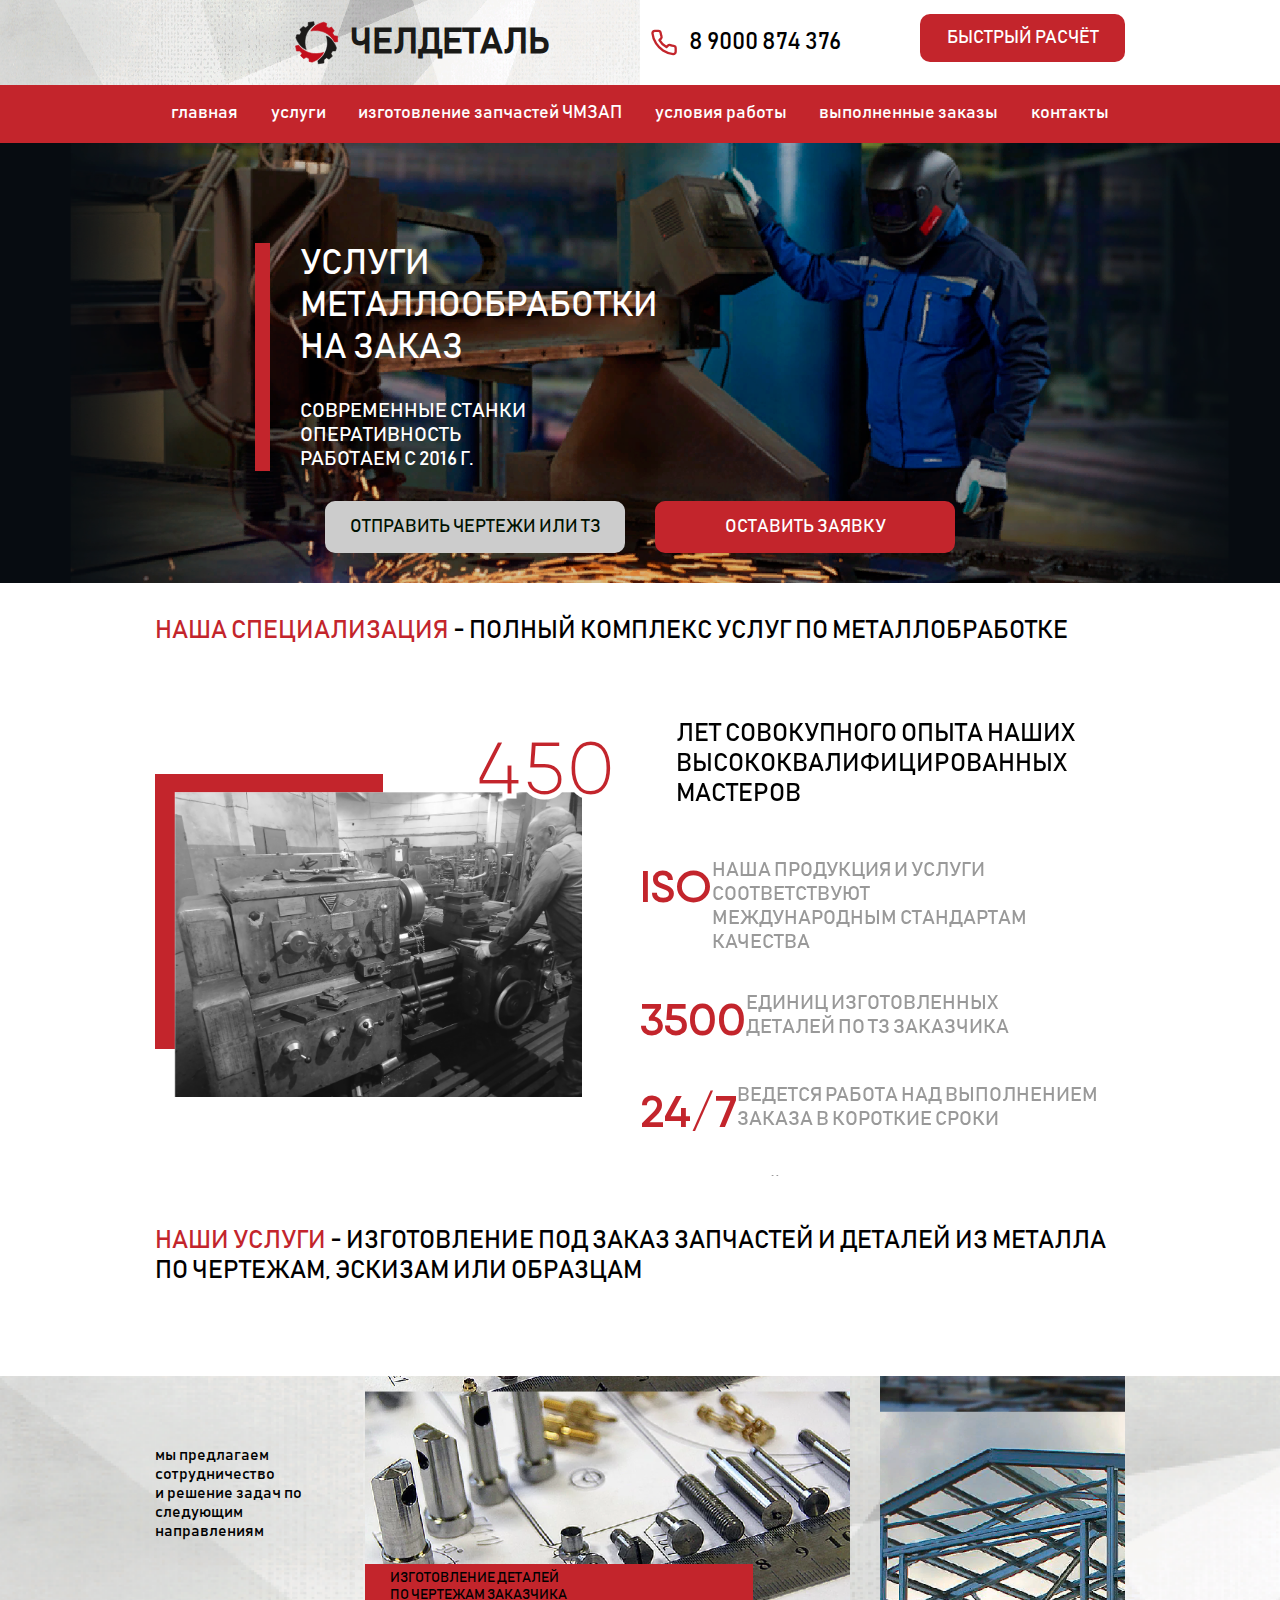
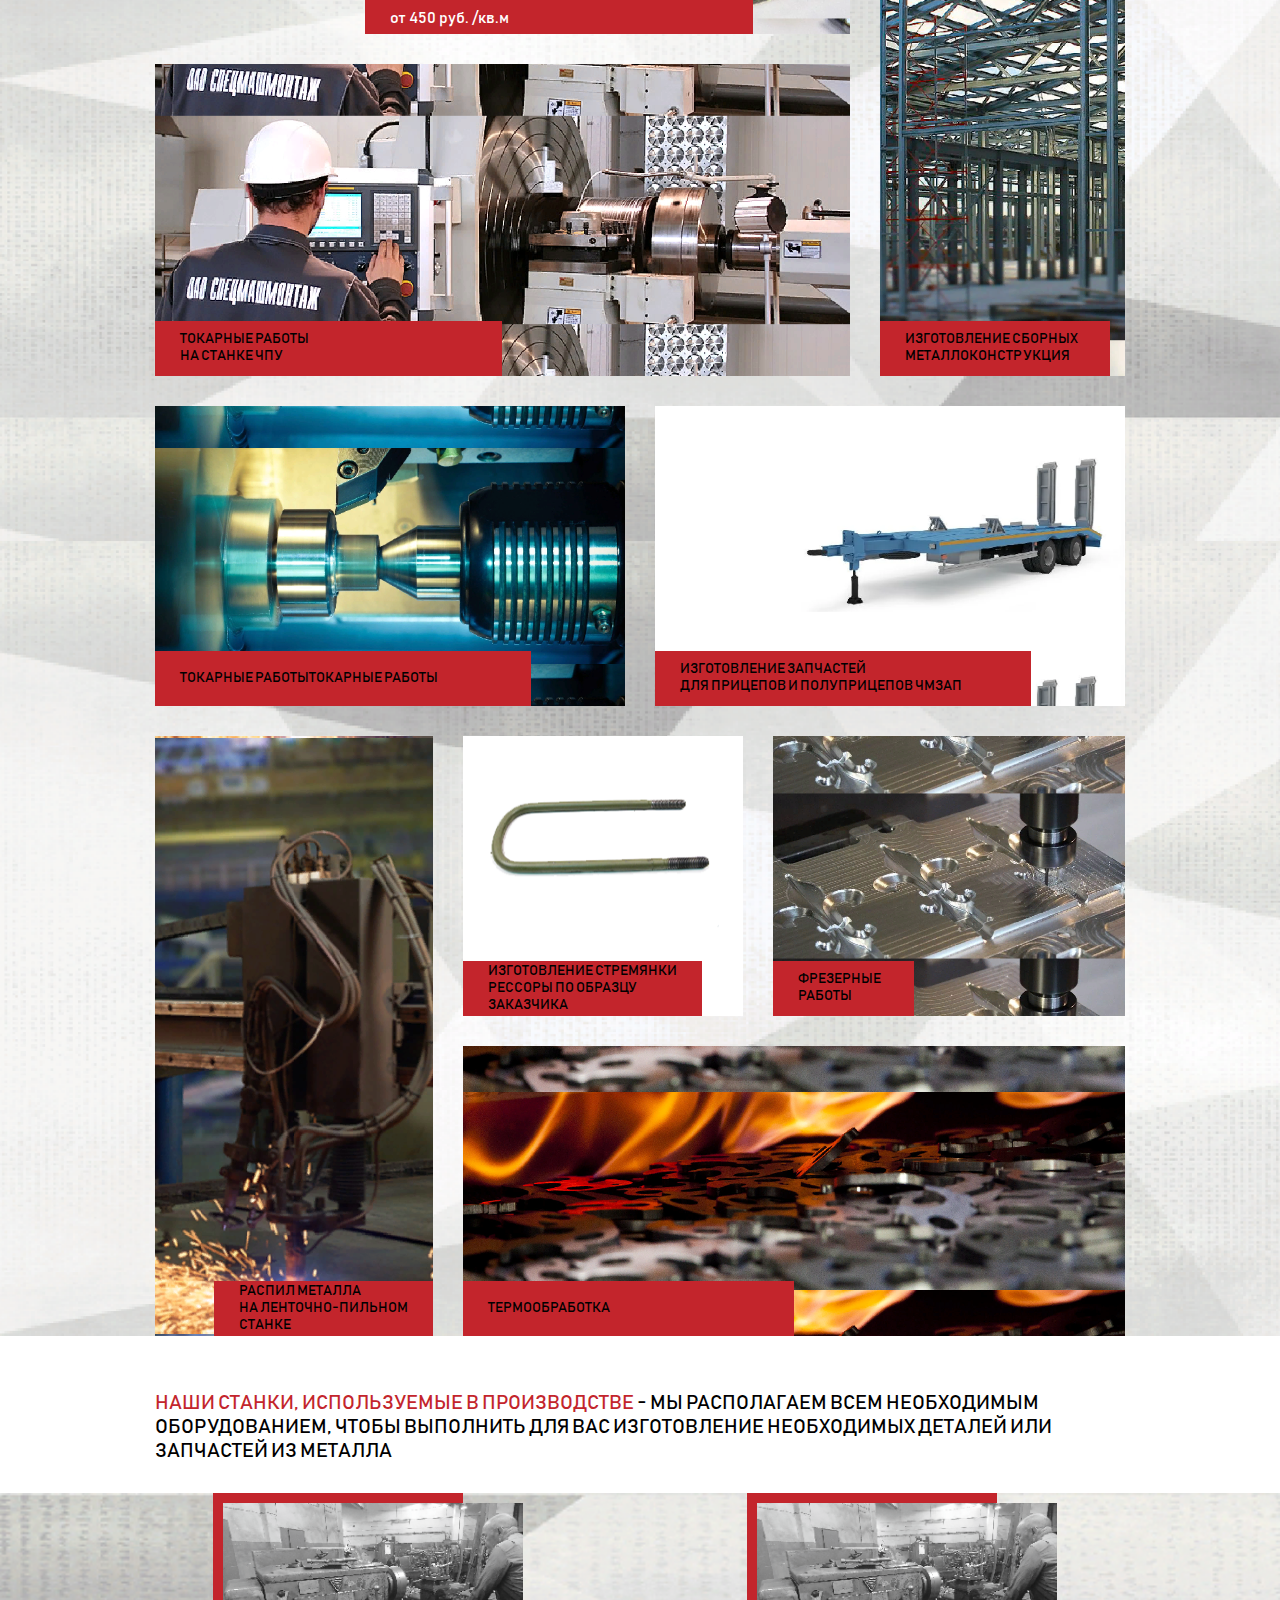
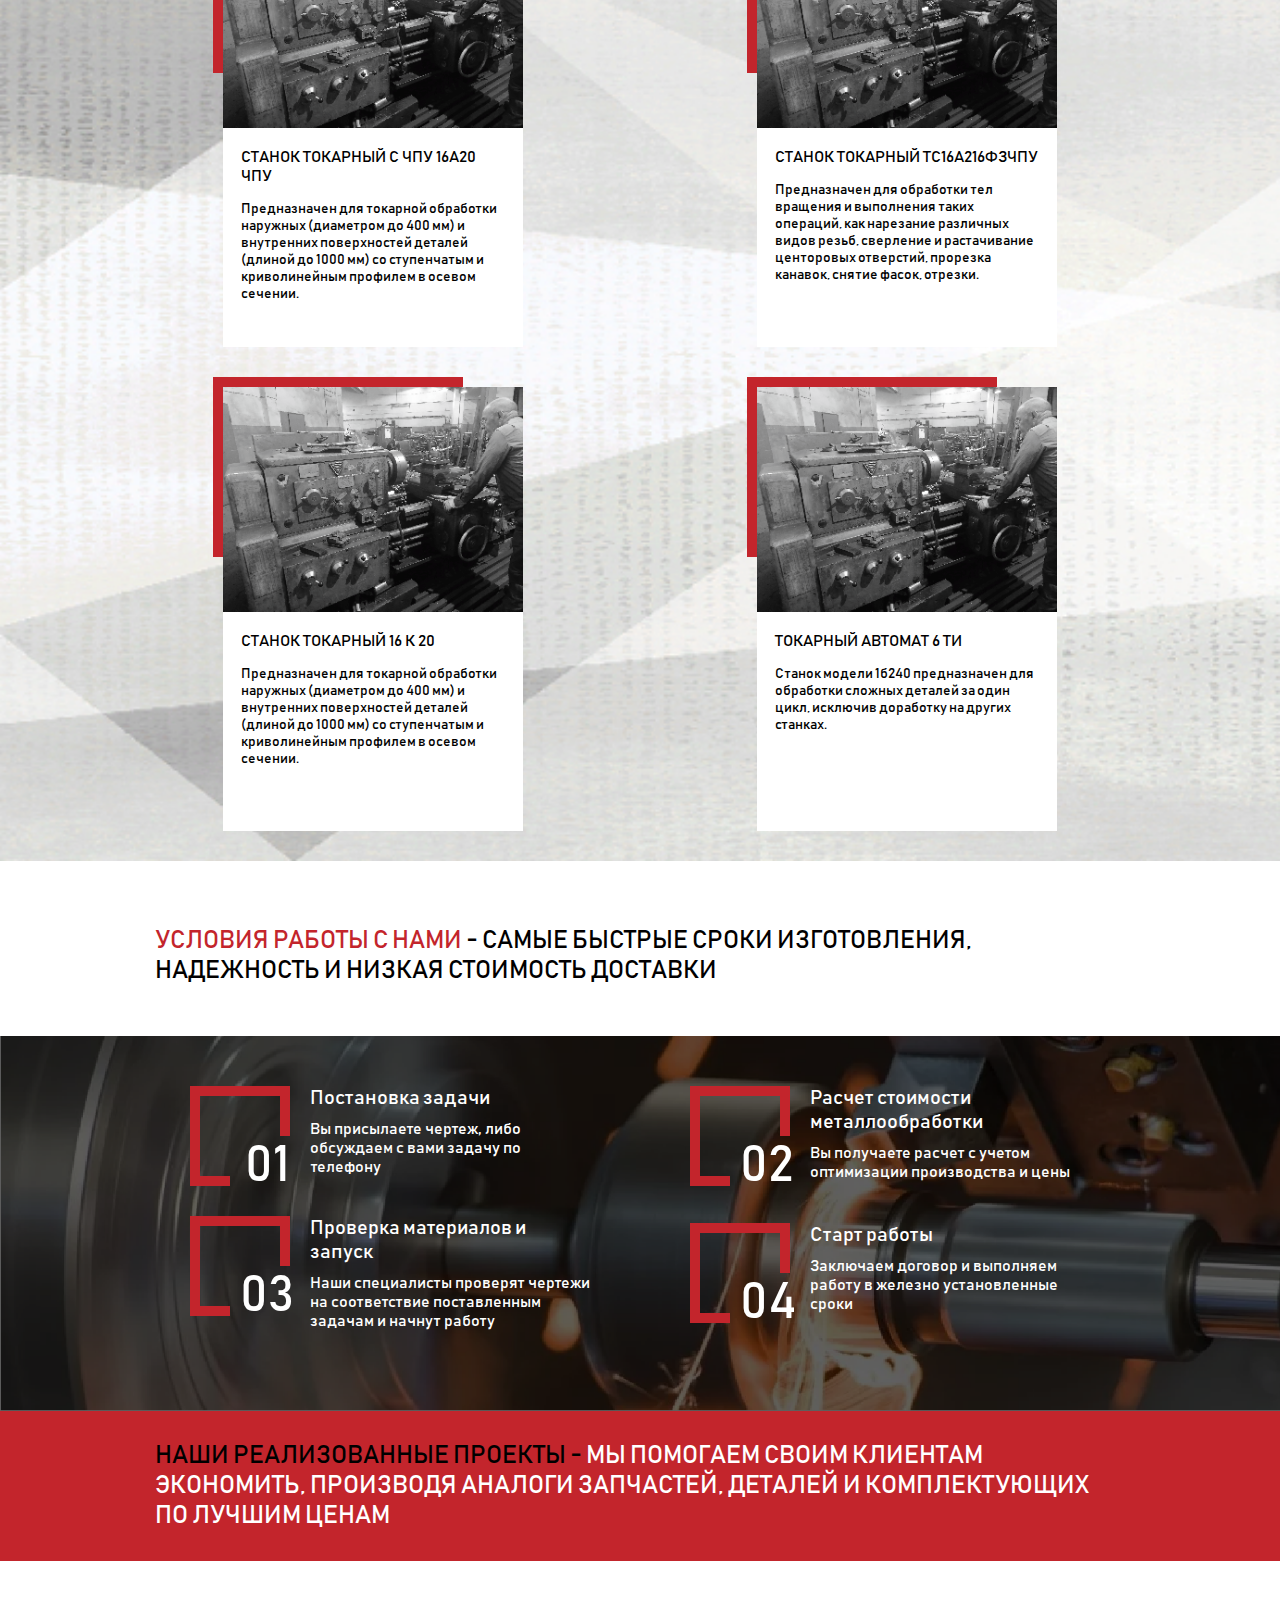
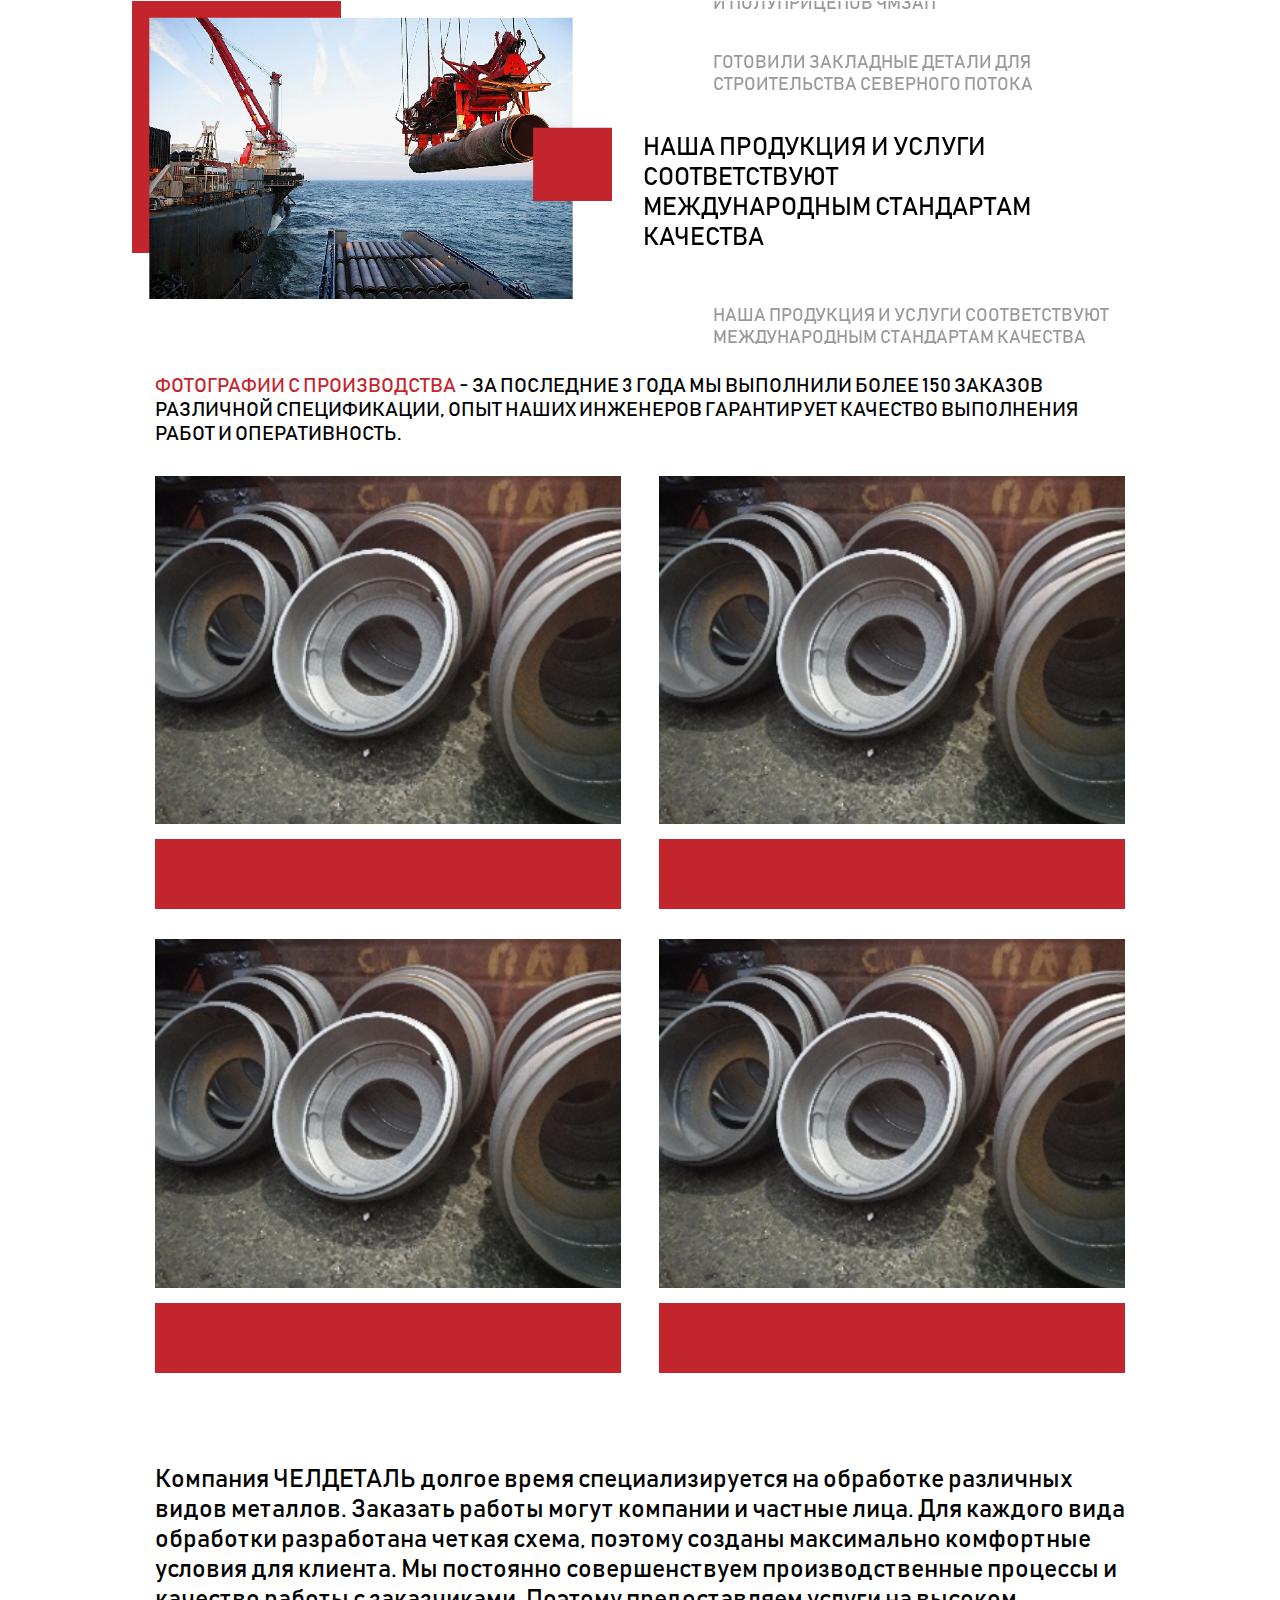
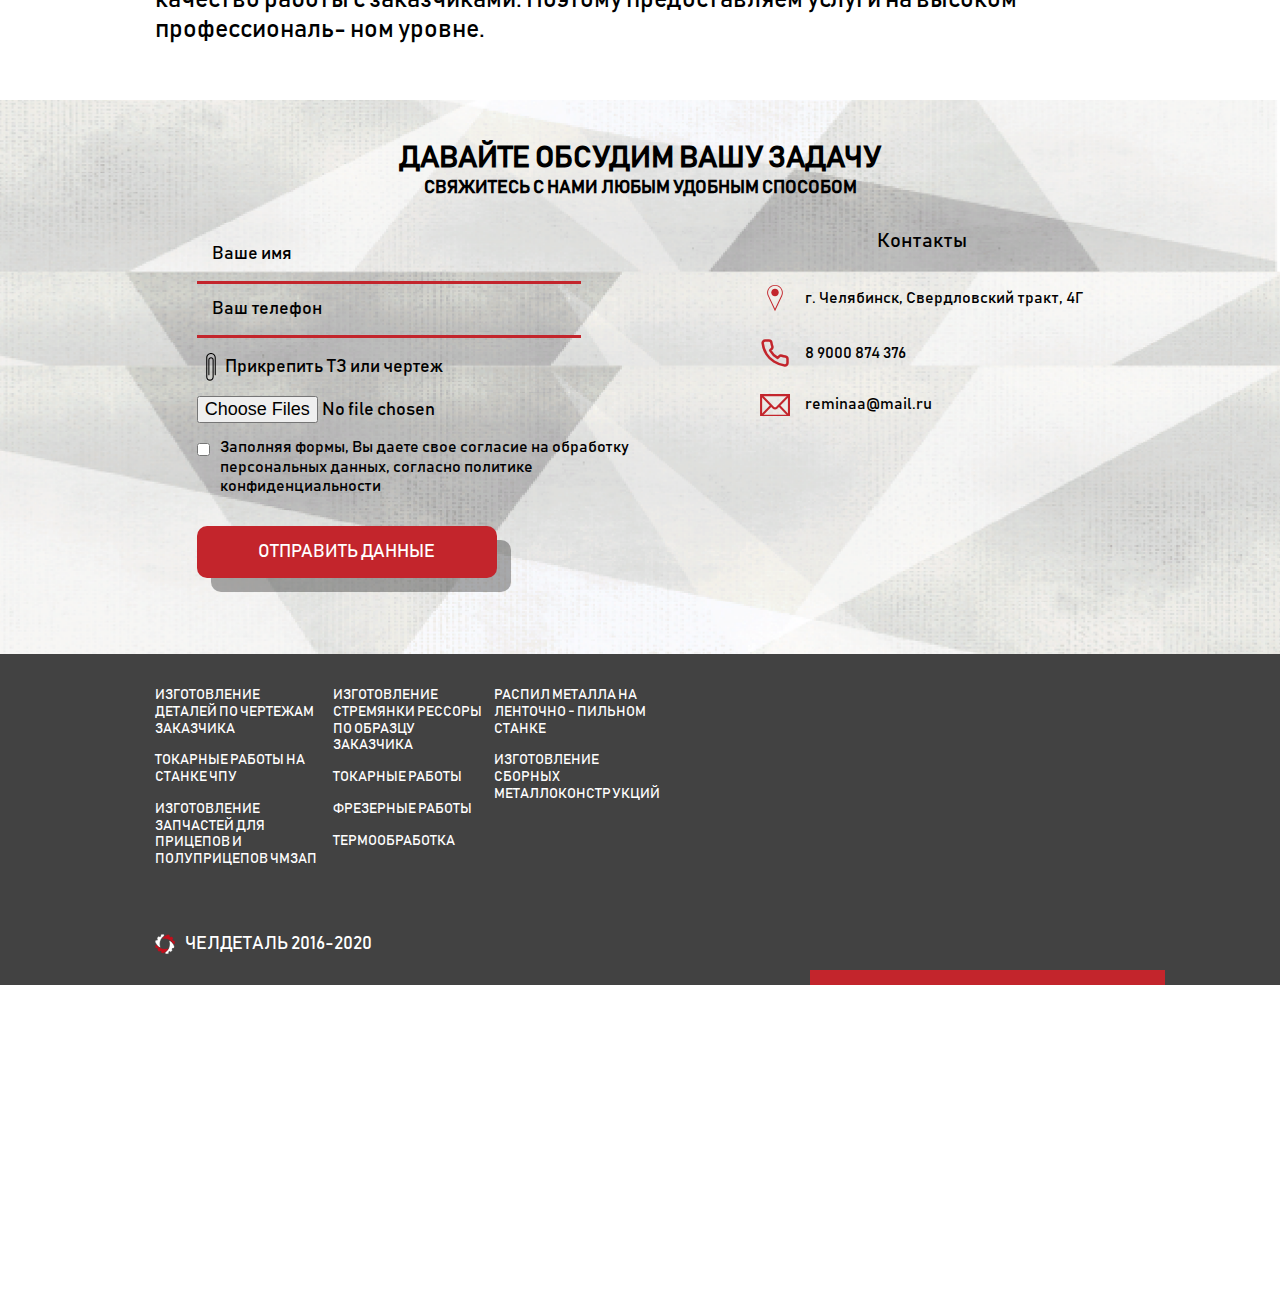
<file: index.html>
<!DOCTYPE html>
<html lang="ru">
<head>
	<meta charset="utf-8">
	<title>Title</title>
	<meta name="description" content="">
	<meta http-equiv="X-UA-Compatible" content="IE=edge">
	<meta name="viewport" content="width=device-width, initial-scale=1, maximum-scale=1">
	<meta property="og:image" content="path/to/image.jpg">
	<!-- <link rel="shortcut icon" href="img/favicon/favicon.ico" type="image/x-icon"> -->
	<!-- Chrome, Firefox OS and Opera -->
	<meta name="theme-color" content="#000">
	<!-- Windows Phone -->
	<meta name="msapplication-navbutton-color" content="#000">
	<!-- iOS Safari -->
  <meta name="apple-mobile-web-app-status-bar-style" content="#000">
  <meta name="format-detection" content="telephone=no">

  <link rel="stylesheet" href="css/slick.css" />
  <link rel="stylesheet" href="/css/main.css">
</head>
<body>
	
	<header class="header">
		<div class="navbars">
			<div class="container">
				<div class="navbars__left">
						<a href="index.html" class="navbars__logo">
							<img src="img/logo_black.svg" alt="logo">
							<p>Челдеталь</p>
						</a>

				</div>
				<div class="navbars__right">
					<div class="navbars__call">
						<img src="img/phone.svg" alt="phone">
						<a href="tel:89000874376">8 9000 874 376</a>
					</div>
					<button class="btn btn__red navbars__btn btn__offer">Быстрый расчёт</button>
				</div>
			</div>
		</div>
		<div class="header__menu">
			<div class="container">
				<div class="menu__wrapper">
					<div class="burger">
						<span></span>
					</div>
					<div class="menu__nav">
						<nav class="menu">
							<a href="details.html" class="menu__item">главная</a>
							<a href="#services" class="menu__item">услуги</a>
							<a href="details.html" class="menu__item">изготовление запчастей ЧМЗАП</a>
							<a href="#conditions" class="menu__item">условия работы</a>
							<a href="#orders" class="menu__item">выполненные заказы</a>
							<a href="#contacts" class="menu__item">контакты</a>
						</nav>
					</div>
				</div>
			</div>
			<!-- /.container -->
		</div>
		<div class="header__hero header__hero-index hero">
			<div class="container">
				<div class="hero__info">
					<h1 class="hero__title">услуги<br>
						металлообработки<br>
						на заказ</h1>
					<p class="hero__subtitle">Современные станки оперативность работаем с 2016 г.</p>
				</div>
				<div class="hero__offer">
					<a href="#contacts" class=" btn btn__hero">Отправить чертежи или тз</a>
					<button class="btn btn__red btn__hero btn__offer">Оставить заявку</button>
				</div>
			</div>
			<!-- /.container -->
		</div>
		<!-- /.header__hero hero -->
	</header>

	<section class="infopage">
		<div class="container">
			<div class="infopage-title">
				<span class="red">Наша специализация</span> - полный комплекс услуг по металлобработке
			</div>
			<div class="slider-infoblock">
				<div>
					<div class="slider-infoblock__grop">
						<div class="slider-infoblock__item">
							<span>450</span>
							<p>
								Лет совокупного опыта наших <br>
								высококвалифицированных мастеров
							</p>
						</div>
					</div>
				</div>
				<div>
					<div class="slider-infoblock__grop">
						<div class="slider-infoblock__item">
							<span>ISO</span>
							<p>
								Наша продукция и услуги соответствуют <br>
								международным стандартам качества
							</p>
						</div>
					</div>
				</div>
				<div>
					<div class="slider-infoblock__grop">
						<div class="slider-infoblock__item">
							<span>3500</span>
							<p>
								Единиц изготовленных <br>
								деталей по тз заказчика
							</p>
						</div>
					</div>
				</div>
				<div>
					<div class="slider-infoblock__grop">
						<div class="slider-infoblock__item">
							<span>24/7</span>
							<p>
								Ведется работа над выполнением  <br>
								заказа в короткие сроки
							</p>
						</div>
					</div>
				</div>
				<div>
					<div class="slider-infoblock__grop">
						<div class="slider-infoblock__item">
							<span>14</span>
							<p>
								Отраслей промышленности, где <br>
								используется наша продукция
							</p>
						</div>
					</div>
				</div>
			</div>
			<div class="infopage-bottom">
				<span class="red">наши услуги</span> - изготовление под заказ запчастей и деталей из металла по чертежам, эскизам или образцам 
			</div>
		</div>
	</section>

	<div class="services" id="services">
		<div class="container">
			<div class="services_block">
				<div class="column">
					<div class="row">
						<p>
							мы предлагаем сотрудничество<br>
							и решение  задач по следующим<br>
							направлениям 
						</p>
						<div class="services_block_item" id="service-1">
							<div class="services_block_item__title">
								<span>
									ИЗГОТОВЛЕНИЕ ДЕТАЛЕЙ<br>
									ПО ЧЕРТЕЖАМ ЗАКАЗЧИКА
								</span>
								<p>
									от 450 руб. /кв.м
								</p>
							</div>
						</div>
					</div>
					<div class="services_block_item" id="service-2">
						<div class="services_block_item__title">
							<span>
								ТОКАРНЫЕ РАБОТЫ<br>
								НА СТАНКЕ ЧПУ
							</span>
						</div>
					</div>
				</div>
				<div class="services_block_item" id="service-3">
					<div class="services_block_item__title">
						<span>
							ИЗГОТОВЛЕНИЕ СБОРНЫХ<br>
							МЕТАЛЛОКОНСТРУКЦИЯ
						</span>
					</div>
				</div>
			</div>
			<div class="services_block services_block_row-2 ">
				<div class="services_block_item" id="service-4">
					<div class="services_block_item__title">
						<span>
							ТОКАРНЫЕ РАБОТЫТОКАРНЫЕ РАБОТЫ
						</span>
					</div>
				</div>
				<div class="services_block_item" id="service-5">
					<div class="services_block_item__title">
						<span>
							ИЗГОТОВЛЕНИЕ ЗАПЧАСТЕЙ<br>
							ДЛЯ ПРИЦЕПОВ
							И ПОЛУПРИЦЕПОВ ЧМЗАП
						</span>
					</div>
				</div>
			</div>
			<div class="services_block">
				<div class="services_block_item" id="service-6">
					<div class="services_block_item__title">
						<span>
							РАСПИЛ МЕТАЛЛА<br>
							НА ЛЕНТОЧНО-ПИЛЬНОМ<br>
							СТАНКЕ
						</span>
					</div>
				</div>
				<div class="services_block_item" id="service-6-1">
					<div class="services_block_item__title">
						<span>
							ИЗГОТОВЛЕНИЕ СБОРНЫХ<br>
							МЕТАЛЛОКОНСТРУКЦИЯ
						</span>
					</div>
				</div>
				<div class="column">
					<div class="row">
						<div class="services_block_item" id="service-7">
							<div class="services_block_item__title">
								<span>
									ИЗГОТОВЛЕНИЕ СТРЕМЯНКИ<br> 
									РЕССОРЫ ПО ОБРАЗЦУ<br> 
									ЗАКАЗЧИКА
								</span>
							</div>
						</div>
						<div class="services_block_item" id="service-8">
							<div class="services_block_item__title">
								<span>
									ФРЕЗЕРНЫЕ РАБОТЫ
								</span>
							</div>
						</div>
					</div>
					<div class="services_block_item" id="service-9">
						<div class="services_block_item__title">
							<span>
								ТЕРМООБРАБОТКА
							</span>
						</div>
					</div>
				</div>
			</div>
		</div>
	</div>

	<div class="container">
		<div class="machinery-top">
			<span class="red">наши станки, используемые в производстве</span> - мы располагаем всем необходимым 
			оборудованием, чтобы выполнить для вас изготовление необходимых 
			деталей или запчастей из металла
		</div>
	</div>
	<div class="machinery">
		<div class="container machinery-wrapper">
			<div class="machinery-item">
				<div class="machinery-item_img">
					<img src="img/machine.png" alt="" />
				</div>
				<div class="machinery-item__info">
					<h4>Станок токарный с ЧПУ 16а20 чпу</h4>
					<p>
						Предназначен для токарной обработки наружных (диаметром до 400 мм) и 
						внутренних поверхностей деталей (длиной до 1000 мм) со ступенчатым и 
						криволинейным профилем в осевом сечении.
					</p>
				</div>
			</div>
			<div class="machinery-item">
				<div class="machinery-item_img">
					<img src="img/machine.png" alt="" />
				</div>
				<div class="machinery-item__info">
					<h4>Станок токарный ТС16А216ФЗчпу</h4>
					<p>
						Предназначен для обработки тел вращения и выполнения таких 
						операций, как нарезание различных видов резьб, сверление и 
						растачивание центоровых отверстий, прорезка канавок, снятие фасок, отрезки.  
					</p>
				</div>
				
			</div>
			<div class="machinery-item">
				<div class="machinery-item_img">
					<img src="img/machine.png" alt="" />
				</div>
				<div class="machinery-item__info">
					<h4>Станок токарный 16 к 20</h4>
					<p>
						Предназначен для токарной обработки наружных (диаметром до 400 мм) и 
						внутренних поверхностей деталей (длиной до 1000 мм) со ступенчатым и 
						криволинейным профилем в осевом сечении.
					</p>
				</div>
				
			</div>
			<div class="machinery-item">
				<div class="machinery-item_img">
					<img src="img/machine.png" alt="" />
				</div>
				<div class="machinery-item__info">
					<h4>Токарный автомат 6 ти</h4>
					<p>
						Станок модели 1б240 предназначен для обработки сложных деталей 
						за один цикл, исключив доработку на других станках.
					</p>
				</div>
				
			</div>
		</div>
	</div>
	<div class="container" id="conditions">
		<div class="machinery-bootom">
			<h3>
				<span class="red">Условия  работы с нами</span> - самые быстрые сроки изготовления, надежность и 
				низкая стоимость доставки
			</h3>
		</div>
	</div>
	<div class="steps">
		<div class="container">
			<div class="steps-wrapper">
				<div class="steps-item">
					<div class="steps-item_number">
						<span>01</span>
					</div>
					
					<div class="steps-item_info">
						<span>Постановка задачи</span>
						<p>
							Вы присылаете чертеж, либо
							обсуждаем с вами задачу по телефону
						</p>
					</div>
				</div>
				<div class="steps-item">
					<div class="steps-item_number">
						<span>02</span>
					</div>
					<div class="steps-item_info">
						<span>Расчет стоимости металлообработки</span>
						<p>
							Вы получаете расчет с учетом
							оптимизации производства и цены
						</p>
					</div>
				</div>
				<div class="steps-item">
					<div class="steps-item_number">
						<span>03</span>
					</div>
					<div class="steps-item_info">
						<span>Проверка материалов и запуск</span>
						<p>
							Наши специалисты проверят чертежи на 
							соответствие поставленным задачам и 
							начнут работу
						</p>
					</div>
				</div>
				<div class="steps-item">
					<div class="steps-item_number">
						<span>04</span>
					</div>
					<div class="steps-item_info">
						<span>Старт работы</span>
						<p>
							Заключаем договор и выполняем работу
							в железно установленные сроки
						</p>
					</div>
				</div>
			</div>
		</div>
	</div>
	<div class="red title">
		<div class="container">
			<h3>
				<span>НАШИ РЕАЛИЗОВАННЫЕ ПРОЕКТЫ - </span>МЫ ПОМОГАЕМ СВОИМ КЛИЕНТАМ ЭКОНОМИТЬ, ПРОИЗВОДЯ АНАЛОГИ
				ЗАПЧАСТЕЙ, ДЕТАЛЕЙ И КОМПЛЕКТУЮЩИХ ПО ЛУЧШИМ ЦЕНАМ     	  
			</h3>
		</div>
	</div>
	<div class="info">
		<div class="container">
			<div class="info-block">
				<div class="info-block__img">
					<img src="img/info-img.png" alt="" />
				</div>
				<div class="info-block__text">
					
					<div class="info-block__item">
						<p>
							ИЗГОТАВЛИВАЕМ ЗАПЧАСТИ ДЛЯ СБОРКИ<br>
							ВОЕННОЙ ТЕХНИКИ 
						</p>
					</div>
					<div class="info-block__item">
						<p>
							ПОСТАВЛЯЕМ ЗАПЧАСТИ ДЛЯ ПРИЦЕПОВ<br>
							И ПОЛУПРИЦЕПОВ ЧМЗАП
						</p>
					</div>
					<div class="info-block__item">
						<p>
							ГОТОВИЛИ ЗАКЛАДНЫЕ ДЕТАЛИ ДЛЯ <br>
							СТРОИТЕЛЬСТВА СЕВЕРНОГО ПОТОКА
						</p>
					</div>
					<div class="info-block__item">
						<p>
							НАША ПРОДУКЦИЯ И УСЛУГИ СООТВЕТСТВУЮТ<br>
							МЕЖДУНАРОДНЫМ СТАНДАРТАМ КАЧЕСТВА
						</p>
					</div>
					<div class="info-block__item">
						<p>
							НАША ПРОДУКЦИЯ И УСЛУГИ СООТВЕТСТВУЮТ<br>
							МЕЖДУНАРОДНЫМ СТАНДАРТАМ КАЧЕСТВА
						</p>
					</div>
				</div>
			</div>
		</div>
		<div class="container" id="orders">
			<h4 class="info-bootom">
				<span class="red">Фотографии с производства </span>- за последние 3 года мы выполнили более 150  заказов<br> 
				различной спецификации, опыт наших инженеров гарантирует качество выполнения <br>
				работ и оперативность.
			</h3>
		</div>
	</div>
	<div class="about">
		<div class="container">
			<div class="about-blocks">
				<div class="about-item">
					<div class="about-blocks__img">
						<img src="img/about-img.jpg" alt="about-img">
					</div>
					<div class="about-blocks__red"></div>
				</div>
				<div class="about-item">
					<div class="about-blocks__img">
						<img src="img/about-img.jpg" alt="about-img">
					</div>
					<div class="about-blocks__red"></div>
				</div>
				<div class="about-item">
					<div class="about-blocks__img">
						<img src="img/about-img.jpg" alt="about-img">
					</div>
					<div class="about-blocks__red"></div>
				</div>
				<div class="about-item">
					<div class="about-blocks__img">
						<img src="img/about-img.jpg" alt="about-img">
					</div>
					<div class="about-blocks__red"></div>
				</div>
			</div>
			<div class="about-description">
				<p>
					Компания ЧЕЛДЕТАЛЬ  долгое время специализируется на обработке 
					различных видов металлов. Заказать работы могут компании и частные 
					лица. Для каждого вида обработки разработана четкая схема, поэтому 
					созданы максимально комфортные условия для клиента. Мы постоянно 
					совершенствуем производственные процессы и качество работы с 
					заказчиками. Поэтому предоставляем услуги на высоком профессиональ-
					ном уровне.
				</p>
			</div>
			
		</div>
	</div>

	<footer class="footer" id="contacts">
		<div class="footer__form">
			<div class="container">
				<div class="footer__title">
					<h2>Давайте обсудим вашу задачу</h2>
					<h2>Свяжитесь с нами любым удобным способом</h2>
				</div>
				<div class="footer__wrapper">
					<div class="footer__formblock">
						<form  name="formfile" enctype="multipart/form-data" method="post" id="form" onsubmit="send(event, 'php/send.php')" class="form footer__forma">
							<input type="hidden" name="user_type" value="Заявка с сайта c прикрепленным ТЗ или чертежем">
							<input type="text" name="user_name" placeholder="Ваше имя" class="form__input" required>
							<input type="tel" name="user_tel" placeholder="Ваш телефон" class="form__input" required>
							<div class="form__textfile">
								<img src="img/paperclip.svg" alt="paperclip">
								<p>Прикрепить ТЗ или чертеж</p>
							</div>
							<input type="file"  name="myfile[]" multiple class="form__file" size="28">
							<label for="user_confg" class="form__confg">
								<input type="checkbox" name="user_confg" required>
								Заполняя формы, Вы даете свое согласие  на обработку персональных данных,
								согласно политике конфиденциальности
							</label>
							<button class="btn btn__red form__btn">Отправить данные</button>
						</form>
						<!-- Увидомление об отправки -->
						<div class="form__message">
							<div id="form__message"></div>
						</div>
					</div>
					<div class="footer__contacts">
						<div class="footer__contacts-title">Контакты</div>
						<div class="footer__contacts-grup">
							<div class="footer__contacts-link">
								<img src="img/marker.svg" alt="marker">
								<p>г. Челябинск, Свердловский тракт, 4Г</p>
							</div>
							<div class="footer__contacts-link">
								<img src="img/phone.svg" alt="phone">
								<a href="tel:89000874376">8 9000 874 376</a>
							</div>
							<div class="footer__contacts-link">
								<img src="img/mail.svg" alt="mail">
								<a href="mailto:reminaa@mail.ru">reminaa@mail.ru</a>
							</div>
						</div>
					</div>
				</div>
			</div>
		</div>
		<div class="footer__link">
			<div class="container">
				<div class="footer__info">
					<div class="footer__info-grup">
						<a href="#" class="footer__item">Изготовление деталей по чертежам заказчика</a>
						<a href="#" class="footer__item">Токарные работы на станке чпу</a>
						<a href="#" class="footer__item">Изготовление запчастей для прицепов и полуприцепов чмзап</a>
					</div>
					<div class="footer__info-grup">
						<a href="#" class="footer__item">Изготовление стремянки рессоры по образцу заказчика</a>
						<a href="#" class="footer__item">Токарные работы</a>
						<a href="#" class="footer__item">Фрезерные работы</a>
						<a href="#" class="footer__item">Термообработка</a>
					</div>
					<div class="footer__info-grup">
						<a href="#" class="footer__item">Распил металла на ленточно - пильном станке</a>
						<a href="#" class="footer__item">Изготовление сборных металлоконструкций</a>
					</div>
				</div>
				<div class="footer__infobottom">
					<img src="img/logo_white.svg" alt="logo">
					<p>Челдеталь 2016-2020</p>
				</div>
			</div>
		</div>

			<div class="footer__map">
				<div class="footer__map-script">
					<script type="text/javascript" charset="utf-8" async src="https://api-maps.yandex.ru/services/constructor/1.0/js/?um=constructor%3A694b082991353184b53048a8b5b1cdbb9144a73a6e9a36a355e7736bc868cfe0&amp;width=100%25&amp;height=460&amp;lang=ru_RU&amp;scroll=true"></script>
				</div>
			</div>
		</div>
	</footer>

	<!-- Всплывающии окна -->
	<div class="popup">
		<!-- Попапы по ID -->
		<div class="popup__body" id="popup__offer">
			<div class="popup__close">
				<img src="img/close.svg" alt="close">
			</div>
			<div class="popup__content">
				<form class="form popup__form" id="form__offer" name="form" enctype="multipart/form-data" method="post" onsubmit="sendWindow(event, 'php/mail.php')">
					<div class="popup__title">Заявка на звонок</div>

					<input type="hidden" name="user_type" value="Заявка на звонок">
					<input type="text" name="user_name" id="user_name-offer" placeholder="Имя" class="form__input" required>
					<input type="tel" name="user_tel" id="user_tel-offer" placeholder="Телефон" maxlength="12" class="form__input" required>
					<button class="btn btn__red form__btn js__sub-offer">Отправить</button>
					<p class="form__confg">Нажимая на кнопку, вы даете согласие на обработку персональных данных и соглашаетесь c политикой конфиденциальности</p>

				</form>
				<!-- Увидомление об отправки -->
				<div class="popup__message message__offer">
					<div class="popup__message-text" id="popup__message"></div>
				</div>
			</div>
		</div>
	</div>
	
	<script src="https://ajax.googleapis.com/ajax/libs/jquery/3.5.1/jquery.min.js"></script>
	<script src="scripts/jquery.validate.min.js"></script>
	<script src="lib/slick/slick.min.js"></script>
	<script src="scripts/common.js"></script>
</body>
</html>
</file>
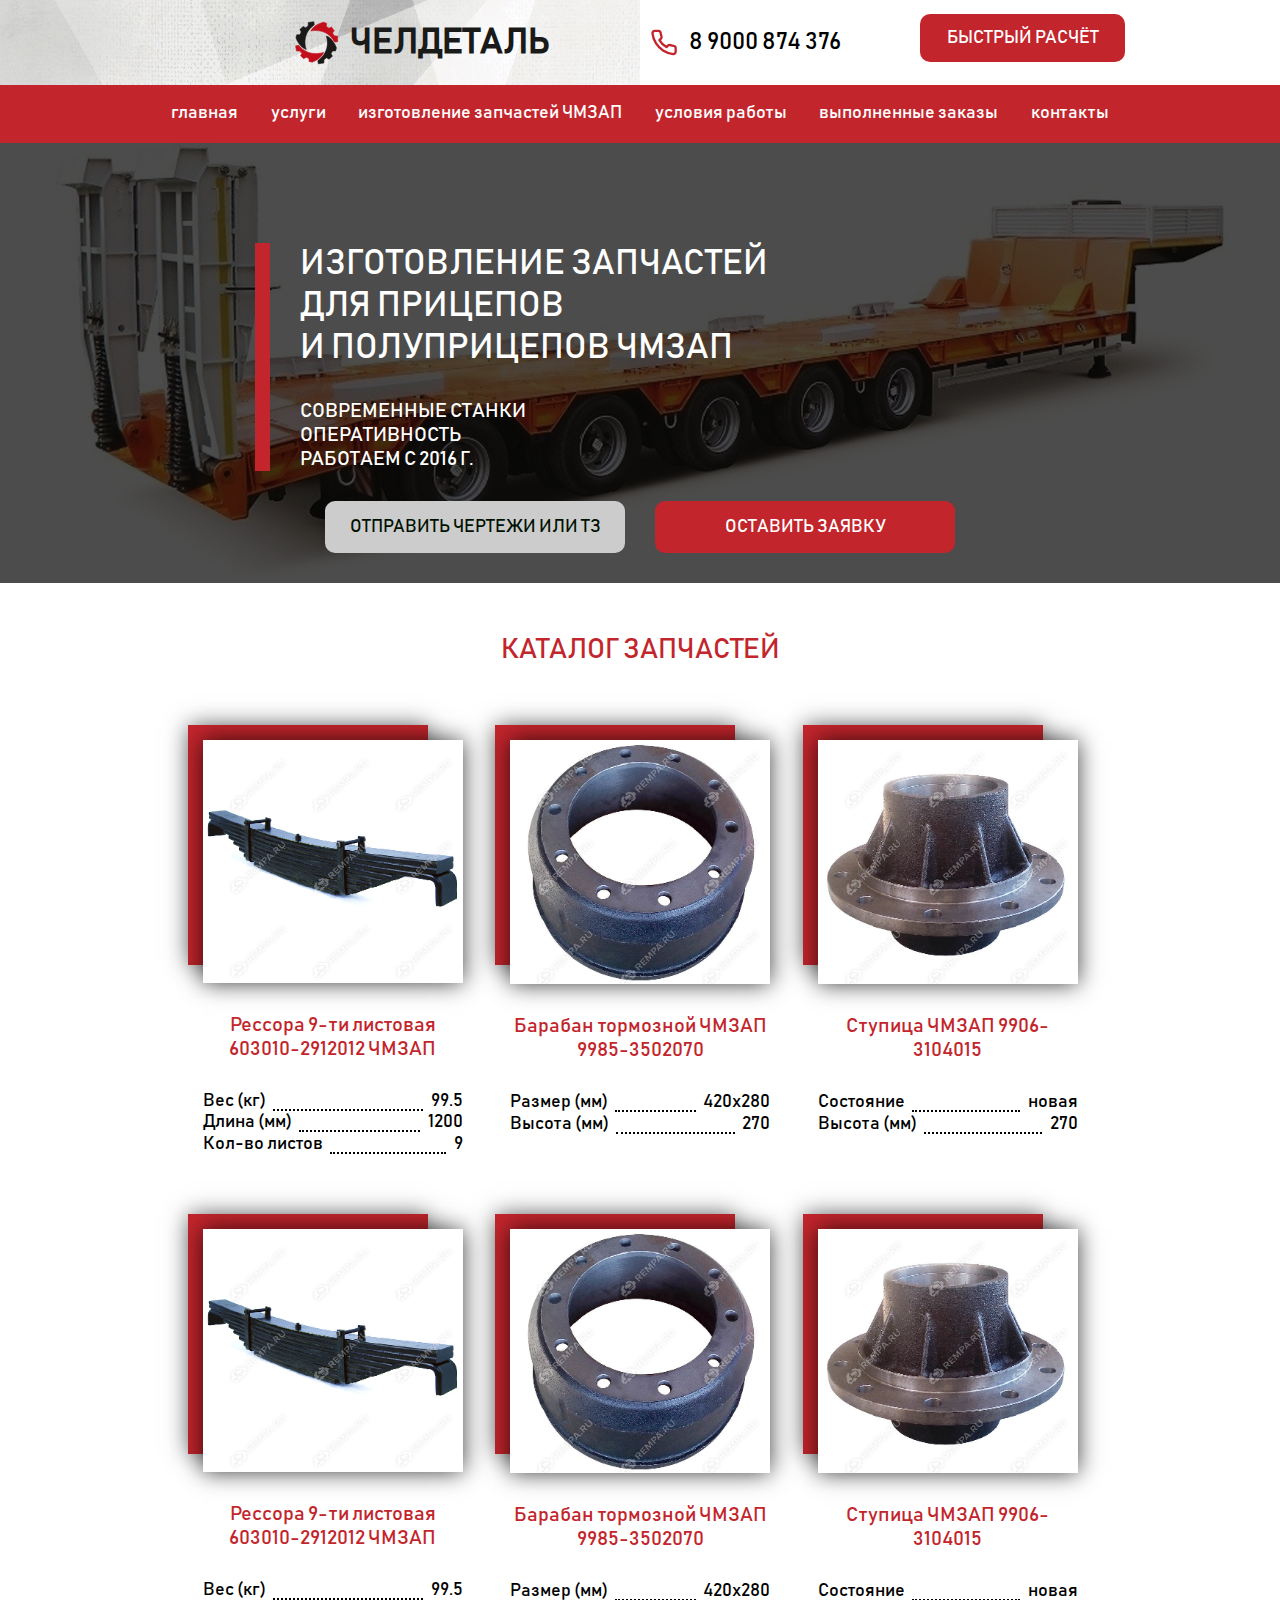
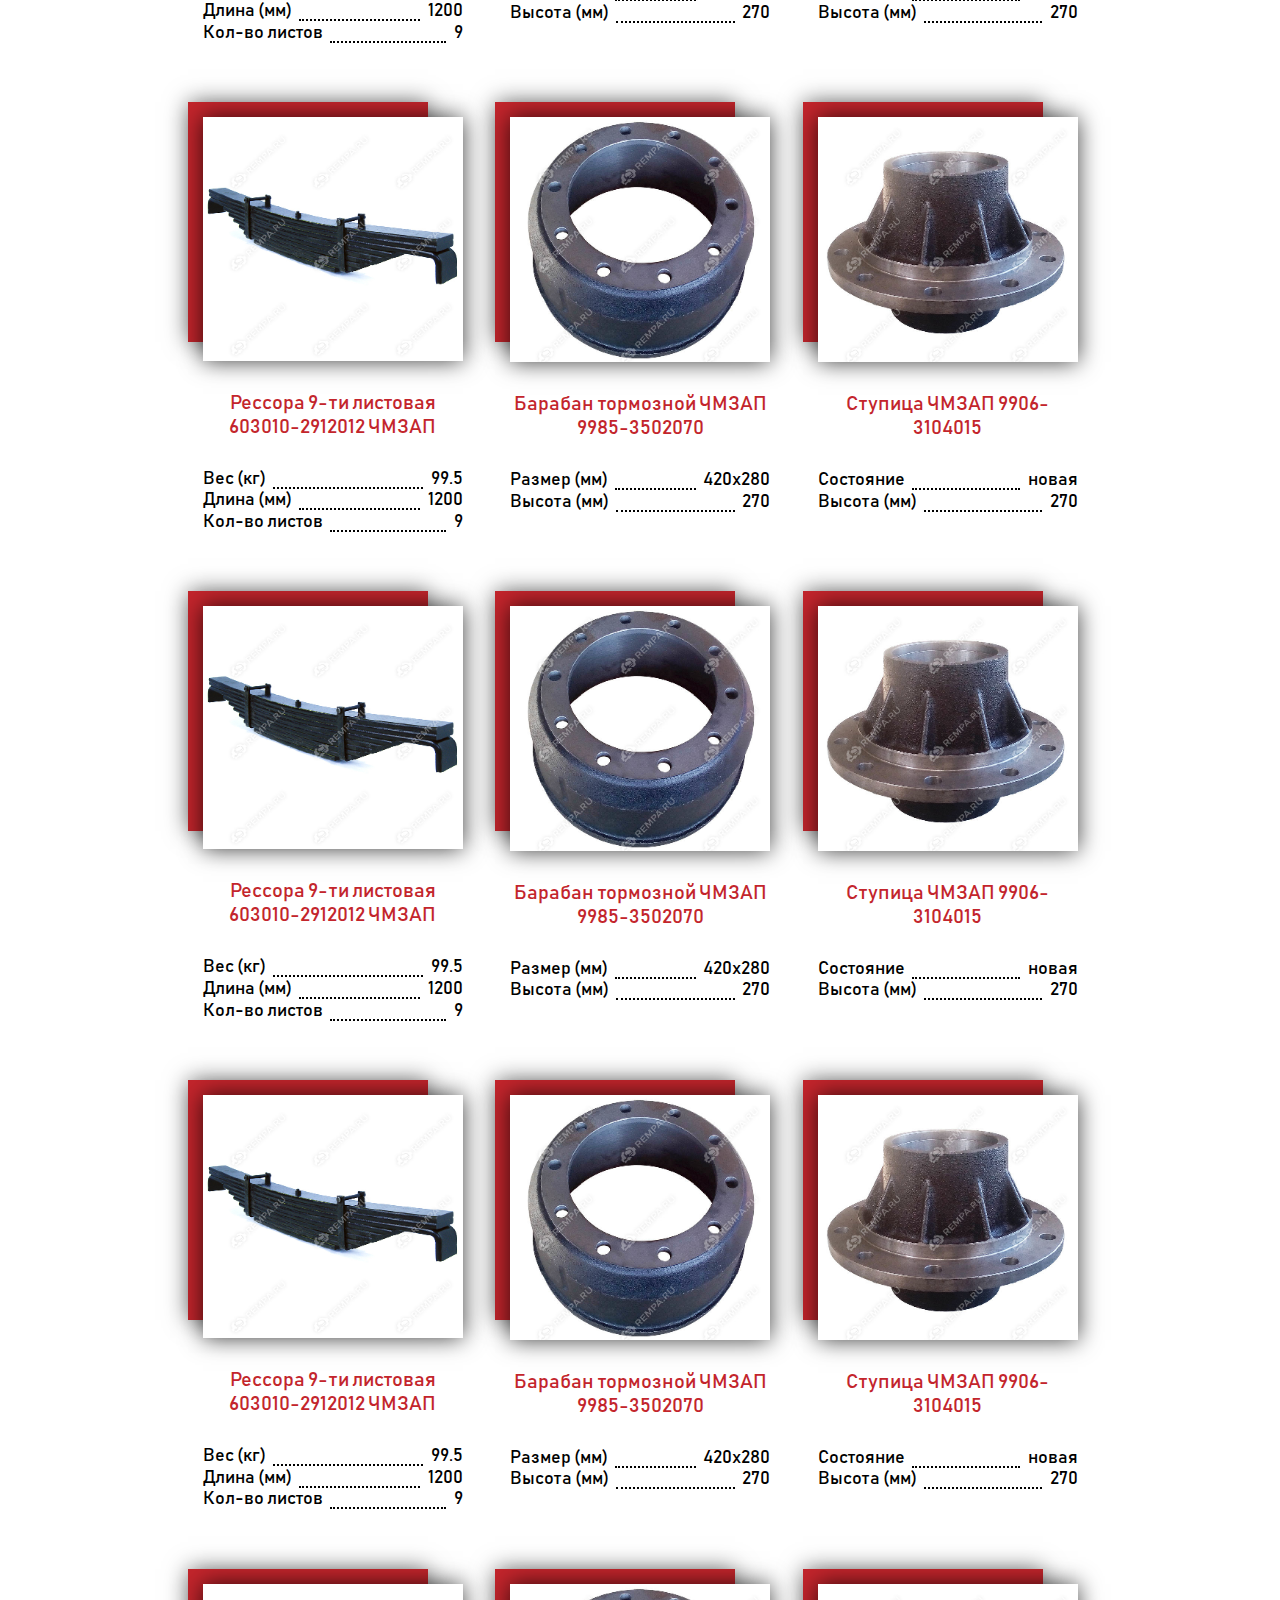
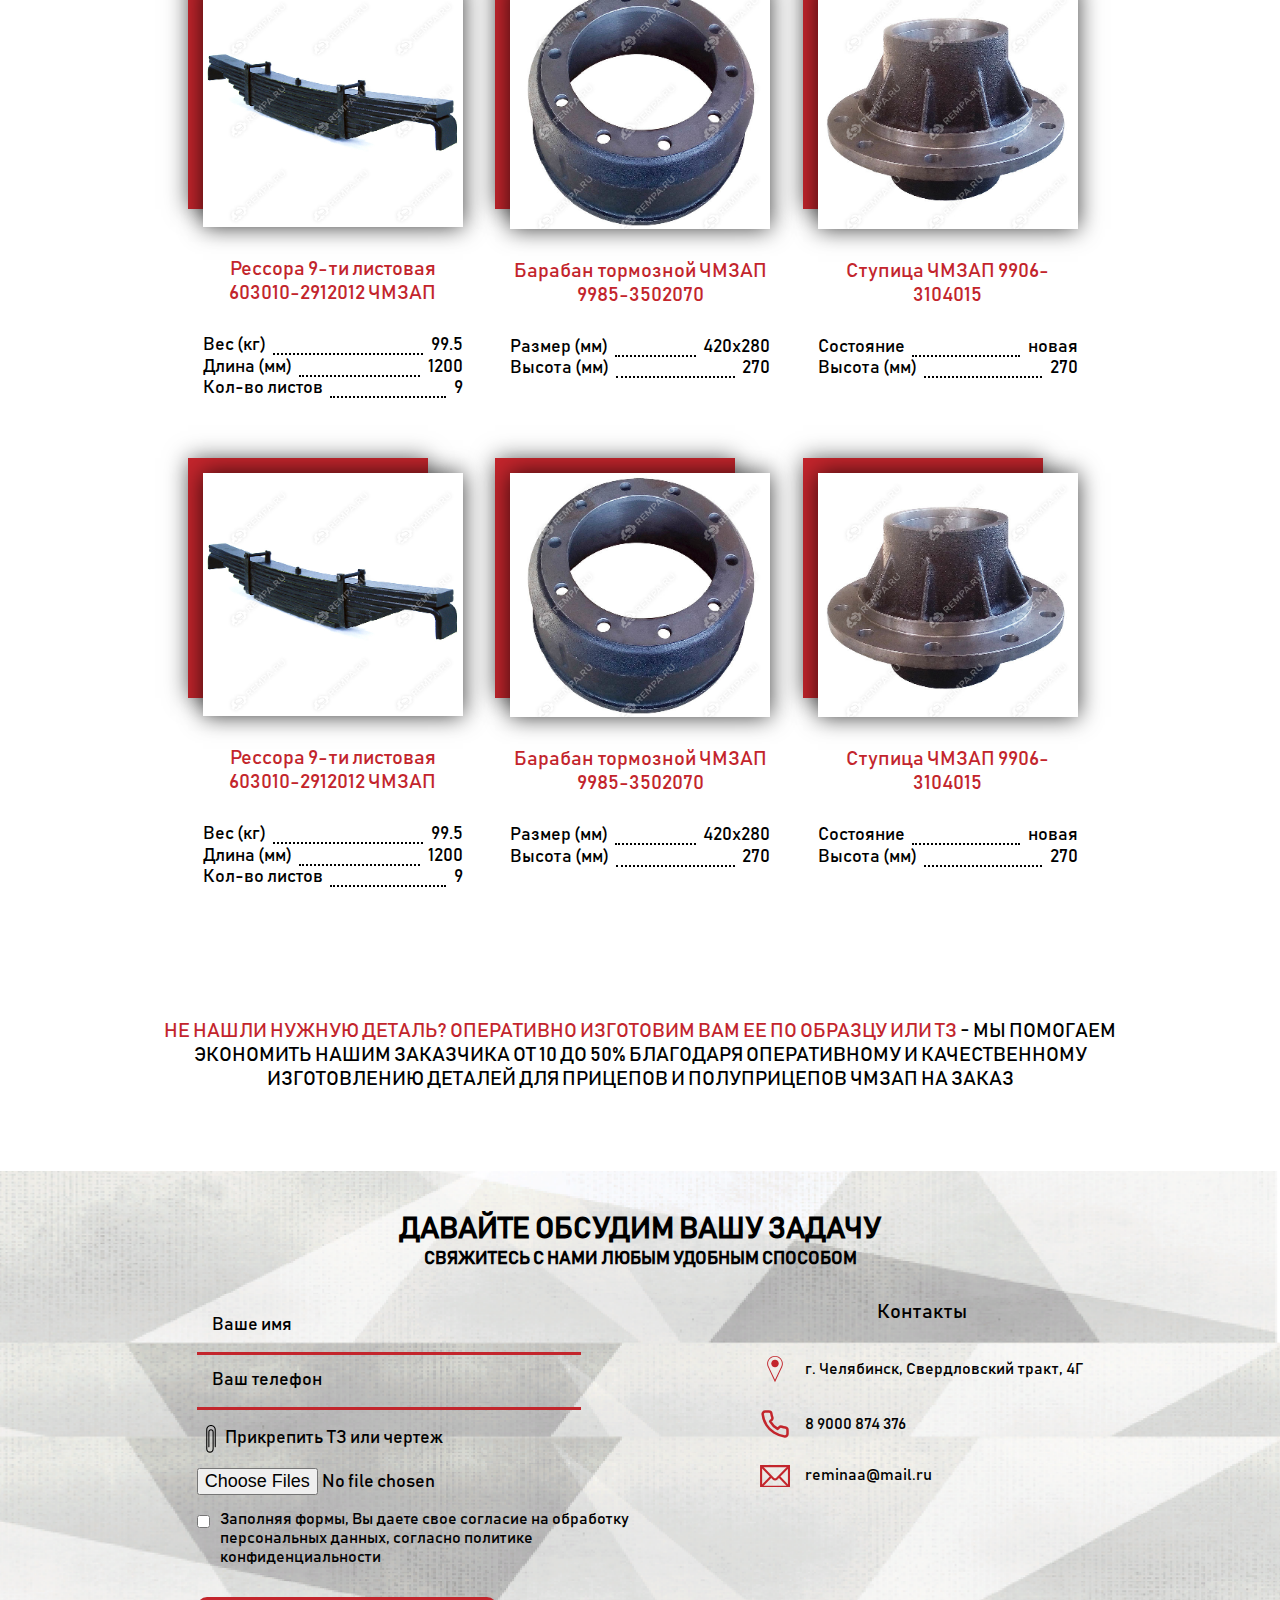
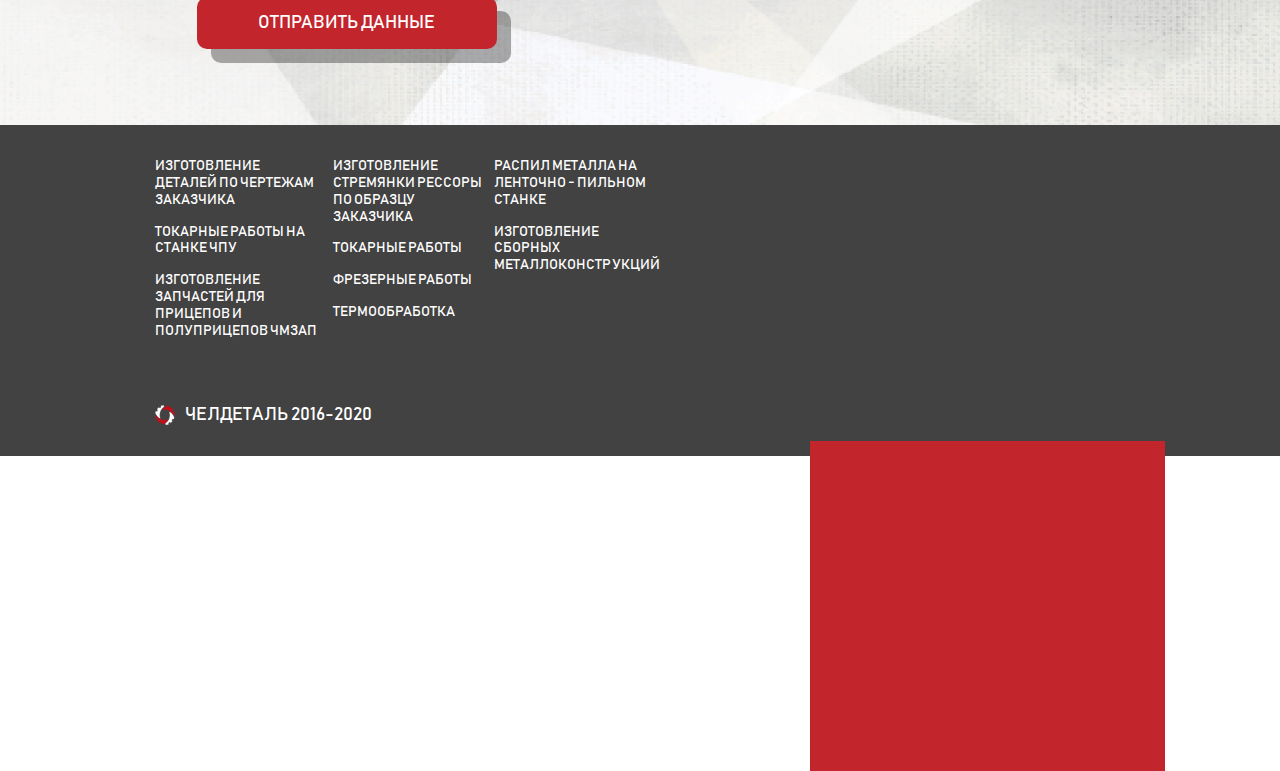
<file: details.html>
<!DOCTYPE html>
<html lang="ru">
<head>
	<meta charset="utf-8">
	<title>Title</title>
	<meta name="description" content="">
	<meta http-equiv="X-UA-Compatible" content="IE=edge">
	<meta name="viewport" content="width=device-width, initial-scale=1, maximum-scale=1">
	<meta property="og:image" content="path/to/image.jpg">
	<!-- <link rel="shortcut icon" href="img/favicon/favicon.ico" type="image/x-icon"> -->
	<!-- Chrome, Firefox OS and Opera -->
	<meta name="theme-color" content="#000">
	<!-- Windows Phone -->
	<meta name="msapplication-navbutton-color" content="#000">
	<!-- iOS Safari -->
  <meta name="apple-mobile-web-app-status-bar-style" content="#000">
  <meta name="format-detection" content="telephone=no">
  <!-- <link rel="stylesheet" href="styles/style.css" /> -->
  <link rel="stylesheet" href="lib/slick/slick.css" />
  <link rel="stylesheet" href="/css/detalis.css">
</head>
<body>
	<header class="header">
		<div class="navbars">
			<div class="container">
				<div class="navbars__left">
						<a href="index.html" class="navbars__logo">
							<img src="img/logo_black.svg" alt="logo">
							<p>Челдеталь</p>
						</a>

				</div>
				<div class="navbars__right">
					<div class="navbars__call">
						<img src="img/phone.svg" alt="phone">
						<a href="tel:89000874376">8 9000 874 376</a>
					</div>
					<button class="btn btn__red navbars__btn btn__offer">Быстрый расчёт</button>
				</div>
			</div>
		</div>
		<div class="header__menu">
			<div class="container">
				<div class="menu__wrapper">
					<div class="burger">
						<span></span>
					</div>
					<div class="menu__nav">
						<nav class="menu">
							<a href="/" class="menu__item">главная</a>
							<a href="/#services" class="menu__item">услуги</a>
							<a href="/details.html" class="menu__item">изготовление запчастей ЧМЗАП</a>
							<a href="/#conditions" class="menu__item">условия работы</a>
							<a href="/#orders" class="menu__item">выполненные заказы</a>
							<a href="#contacts" class="menu__item">контакты</a>
						</nav>
					</div>
				</div>
			</div>
			<!-- /.container -->
		</div>
		<!-- /.header__menu -->
		<div class="header__hero hero">
			<div class="container">
				<div class="hero__info">
					<h1 class="hero__title">Изготовление запчастей для&nbsp;прицепов и&nbsp;полуприцепов чмзап</h1>
					<p class="hero__subtitle">Современные станки оперативность работаем с 2016 г.</p>
				</div>
				<div class="hero__offer">
					<a href="#contacts" class=" btn btn__hero">Отправить чертежи или тз</a>
					<button class="btn btn__red btn__hero btn__offer">Оставить заявку</button>
				</div>
			</div>
			<!-- /.container -->
		</div>
		<!-- /.header__hero hero -->
	</header>
	<main>
		<section class="catalog">
			<div class="container">
				<div class="section-title"><h2>Каталог запчастей</h2></div>
				<!-- /.section-title -->
				<div class="catalog__wrapper">
					<div class="catalog__item">
						<div class="catalog__item-img">
							<img src="img/catalog/img_1.png" alt="img_1">
						</div>
						<div class="catalog__item-title">
							Рессора 9-ти листовая 
							603010-2912012 ЧМЗАП
						</div>
						<div class="catalog__item-ul">
							<ul class="leaders">
								<li><span>Вес (кг)</span><span>99.5</span></li>
								<li><span>Длина (мм)</span><span>1200</span></li>
								<li><span>Кол-во листов</span><span>9</span></li>
							 </ul>
						</div>
					</div>
					<div class="catalog__item">
						<div class="catalog__item-img">
							<img src="img/catalog/img_2.png" alt="img_1">
						</div>
						<div class="catalog__item-title">
							Барабан тормозной 
							ЧМЗАП 9985-3502070
						</div>
						<div class="catalog__item-ul">
							<ul class="leaders">
								<li><span>Размер (мм)</span><span>420x280</span></li>
								<li><span>Высота (мм)</span><span>270</span></li>
							 </ul>
						</div>
					</div>
					<div class="catalog__item">
						<div class="catalog__item-img">
							<img src="img/catalog/img_3.png" alt="img_1">
						</div>
						<div class="catalog__item-title">
							Ступица ЧМЗАП 
							9906-3104015
						</div>
						<div class="catalog__item-ul">
							<ul class="leaders">
								<li><span>Состояние</span><span>новая</span></li>
								<li><span>Высота (мм)</span><span>270</span></li>
							 </ul>
						</div>
					</div>

					<div class="catalog__item">
						<div class="catalog__item-img">
							<img src="img/catalog/img_1.png" alt="img_1">
						</div>
						<div class="catalog__item-title">
							Рессора 9-ти листовая 
							603010-2912012 ЧМЗАП
						</div>
						<div class="catalog__item-ul">
							<ul class="leaders">
								<li><span>Вес (кг)</span><span>99.5</span></li>
								<li><span>Длина (мм)</span><span>1200</span></li>
								<li><span>Кол-во листов</span><span>9</span></li>
							 </ul>
						</div>
					</div>
					<div class="catalog__item">
						<div class="catalog__item-img">
							<img src="img/catalog/img_2.png" alt="img_1">
						</div>
						<div class="catalog__item-title">
							Барабан тормозной 
							ЧМЗАП 9985-3502070
						</div>
						<div class="catalog__item-ul">
							<ul class="leaders">
								<li><span>Размер (мм)</span><span>420x280</span></li>
								<li><span>Высота (мм)</span><span>270</span></li>
							 </ul>
						</div>
					</div>
					<div class="catalog__item">
						<div class="catalog__item-img">
							<img src="img/catalog/img_3.png" alt="img_1">
						</div>
						<div class="catalog__item-title">
							Ступица ЧМЗАП 
							9906-3104015
						</div>
						<div class="catalog__item-ul">
							<ul class="leaders">
								<li><span>Состояние</span><span>новая</span></li>
								<li><span>Высота (мм)</span><span>270</span></li>
							 </ul>
						</div>
					</div>

					<div class="catalog__item">
						<div class="catalog__item-img">
							<img src="img/catalog/img_1.png" alt="img_1">
						</div>
						<div class="catalog__item-title">
							Рессора 9-ти листовая 
							603010-2912012 ЧМЗАП
						</div>
						<div class="catalog__item-ul">
							<ul class="leaders">
								<li><span>Вес (кг)</span><span>99.5</span></li>
								<li><span>Длина (мм)</span><span>1200</span></li>
								<li><span>Кол-во листов</span><span>9</span></li>
							 </ul>
						</div>
					</div>
					<div class="catalog__item">
						<div class="catalog__item-img">
							<img src="img/catalog/img_2.png" alt="img_1">
						</div>
						<div class="catalog__item-title">
							Барабан тормозной 
							ЧМЗАП 9985-3502070
						</div>
						<div class="catalog__item-ul">
							<ul class="leaders">
								<li><span>Размер (мм)</span><span>420x280</span></li>
								<li><span>Высота (мм)</span><span>270</span></li>
							 </ul>
						</div>
					</div>
					<div class="catalog__item">
						<div class="catalog__item-img">
							<img src="img/catalog/img_3.png" alt="img_1">
						</div>
						<div class="catalog__item-title">
							Ступица ЧМЗАП 
							9906-3104015
						</div>
						<div class="catalog__item-ul">
							<ul class="leaders">
								<li><span>Состояние</span><span>новая</span></li>
								<li><span>Высота (мм)</span><span>270</span></li>
							 </ul>
						</div>
					</div>

					<div class="catalog__item">
						<div class="catalog__item-img">
							<img src="img/catalog/img_1.png" alt="img_1">
						</div>
						<div class="catalog__item-title">
							Рессора 9-ти листовая 
							603010-2912012 ЧМЗАП
						</div>
						<div class="catalog__item-ul">
							<ul class="leaders">
								<li><span>Вес (кг)</span><span>99.5</span></li>
								<li><span>Длина (мм)</span><span>1200</span></li>
								<li><span>Кол-во листов</span><span>9</span></li>
							 </ul>
						</div>
					</div>
					<div class="catalog__item">
						<div class="catalog__item-img">
							<img src="img/catalog/img_2.png" alt="img_1">
						</div>
						<div class="catalog__item-title">
							Барабан тормозной 
							ЧМЗАП 9985-3502070
						</div>
						<div class="catalog__item-ul">
							<ul class="leaders">
								<li><span>Размер (мм)</span><span>420x280</span></li>
								<li><span>Высота (мм)</span><span>270</span></li>
							 </ul>
						</div>
					</div>
					<div class="catalog__item">
						<div class="catalog__item-img">
							<img src="img/catalog/img_3.png" alt="img_1">
						</div>
						<div class="catalog__item-title">
							Ступица ЧМЗАП 
							9906-3104015
						</div>
						<div class="catalog__item-ul">
							<ul class="leaders">
								<li><span>Состояние</span><span>новая</span></li>
								<li><span>Высота (мм)</span><span>270</span></li>
							 </ul>
						</div>
					</div>

					<div class="catalog__item">
						<div class="catalog__item-img">
							<img src="img/catalog/img_1.png" alt="img_1">
						</div>
						<div class="catalog__item-title">
							Рессора 9-ти листовая 
							603010-2912012 ЧМЗАП
						</div>
						<div class="catalog__item-ul">
							<ul class="leaders">
								<li><span>Вес (кг)</span><span>99.5</span></li>
								<li><span>Длина (мм)</span><span>1200</span></li>
								<li><span>Кол-во листов</span><span>9</span></li>
							 </ul>
						</div>
					</div>
					<div class="catalog__item">
						<div class="catalog__item-img">
							<img src="img/catalog/img_2.png" alt="img_1">
						</div>
						<div class="catalog__item-title">
							Барабан тормозной 
							ЧМЗАП 9985-3502070
						</div>
						<div class="catalog__item-ul">
							<ul class="leaders">
								<li><span>Размер (мм)</span><span>420x280</span></li>
								<li><span>Высота (мм)</span><span>270</span></li>
							 </ul>
						</div>
					</div>
					<div class="catalog__item">
						<div class="catalog__item-img">
							<img src="img/catalog/img_3.png" alt="img_1">
						</div>
						<div class="catalog__item-title">
							Ступица ЧМЗАП 
							9906-3104015
						</div>
						<div class="catalog__item-ul">
							<ul class="leaders">
								<li><span>Состояние</span><span>новая</span></li>
								<li><span>Высота (мм)</span><span>270</span></li>
							 </ul>
						</div>
					</div>

					<div class="catalog__item">
						<div class="catalog__item-img">
							<img src="img/catalog/img_1.png" alt="img_1">
						</div>
						<div class="catalog__item-title">
							Рессора 9-ти листовая 
							603010-2912012 ЧМЗАП
						</div>
						<div class="catalog__item-ul">
							<ul class="leaders">
								<li><span>Вес (кг)</span><span>99.5</span></li>
								<li><span>Длина (мм)</span><span>1200</span></li>
								<li><span>Кол-во листов</span><span>9</span></li>
							 </ul>
						</div>
					</div>
					<div class="catalog__item">
						<div class="catalog__item-img">
							<img src="img/catalog/img_2.png" alt="img_1">
						</div>
						<div class="catalog__item-title">
							Барабан тормозной 
							ЧМЗАП 9985-3502070
						</div>
						<div class="catalog__item-ul">
							<ul class="leaders">
								<li><span>Размер (мм)</span><span>420x280</span></li>
								<li><span>Высота (мм)</span><span>270</span></li>
							 </ul>
						</div>
					</div>
					<div class="catalog__item">
						<div class="catalog__item-img">
							<img src="img/catalog/img_3.png" alt="img_1">
						</div>
						<div class="catalog__item-title">
							Ступица ЧМЗАП 
							9906-3104015
						</div>
						<div class="catalog__item-ul">
							<ul class="leaders">
								<li><span>Состояние</span><span>новая</span></li>
								<li><span>Высота (мм)</span><span>270</span></li>
							 </ul>
						</div>
					</div>

					<div class="catalog__item">
						<div class="catalog__item-img">
							<img src="img/catalog/img_1.png" alt="img_1">
						</div>
						<div class="catalog__item-title">
							Рессора 9-ти листовая 
							603010-2912012 ЧМЗАП
						</div>
						<div class="catalog__item-ul">
							<ul class="leaders">
								<li><span>Вес (кг)</span><span>99.5</span></li>
								<li><span>Длина (мм)</span><span>1200</span></li>
								<li><span>Кол-во листов</span><span>9</span></li>
							 </ul>
						</div>
					</div>
					<div class="catalog__item">
						<div class="catalog__item-img">
							<img src="img/catalog/img_2.png" alt="img_1">
						</div>
						<div class="catalog__item-title">
							Барабан тормозной 
							ЧМЗАП 9985-3502070
						</div>
						<div class="catalog__item-ul">
							<ul class="leaders">
								<li><span>Размер (мм)</span><span>420x280</span></li>
								<li><span>Высота (мм)</span><span>270</span></li>
							 </ul>
						</div>
					</div>
					<div class="catalog__item">
						<div class="catalog__item-img">
							<img src="img/catalog/img_3.png" alt="img_1">
						</div>
						<div class="catalog__item-title">
							Ступица ЧМЗАП 
							9906-3104015
						</div>
						<div class="catalog__item-ul">
							<ul class="leaders">
								<li><span>Состояние</span><span>новая</span></li>
								<li><span>Высота (мм)</span><span>270</span></li>
							 </ul>
						</div>
					</div>

					
				
				</div>
				<!-- /.catalog__wrapper -->
			</div>
			<!-- /.container -->
		</section>
		<!-- /.catalog -->

		<section class="catalog__info">
			<div class="container">
				<p class="catalog__info-text">
					<span class="red">Не нашли нужную деталь? оперативно изготовим вам ее по образцу или тз</span> - мы помогаем экономить нашим заказчика от 10 до 50%   благодаря оперативному и качественному изготовлению деталей  для прицепов  и полуприцепов чмзап на заказ
				</p>
			</div>
		</section>
	</main>

	<footer class="footer" id="contacts">
		<div class="footer__form">
			<div class="container">
				<div class="footer__title">
					<h2>Давайте обсудим вашу задачу</h2>
					<h2>Свяжитесь с нами любым удобным способом</h2>
				</div>
				<div class="footer__wrapper">
					<div class="footer__formblock">
						<form  name="formfile" enctype="multipart/form-data" method="post" id="form" onsubmit="send(event, 'php/send.php')" class="form footer__forma">
							<input type="hidden" name="user_type" value="Заявка с сайта c прикрепленным ТЗ или чертежем">
							<input type="text" name="user_name" placeholder="Ваше имя" class="form__input" required>
							<input type="tel" name="user_tel" placeholder="Ваш телефон" class="form__input" required>
							<div class="form__textfile">
								<img src="img/paperclip.svg" alt="paperclip">
								<p>Прикрепить ТЗ или чертеж</p>
							</div>
							<input type="file"  name="myfile[]" multiple class="form__file" size="28">
							<label for="user_confg" class="form__confg">
								<input type="checkbox" name="user_confg" required>
								Заполняя формы, Вы даете свое согласие  на обработку персональных данных,
								согласно политике конфиденциальности
							</label>
							<button class="btn btn__red form__btn">Отправить данные</button>
						</form>
						<!-- Увидомление об отправки -->
						<div class="form__message">
							<div id="form__message"></div>
						</div>
					</div>
					<div class="footer__contacts">
						<div class="footer__contacts-title">Контакты</div>
						<div class="footer__contacts-grup">
							<div class="footer__contacts-link">
								<img src="img/marker.svg" alt="marker">
								<p>г. Челябинск, Свердловский тракт, 4Г</p>
							</div>
							<div class="footer__contacts-link">
								<img src="img/phone.svg" alt="phone">
								<a href="tel:89000874376">8 9000 874 376</a>
							</div>
							<div class="footer__contacts-link">
								<img src="img/mail.svg" alt="mail">
								<a href="mailto:reminaa@mail.ru">reminaa@mail.ru</a>
							</div>
						</div>
					</div>
				</div>
			</div>
		</div>
		<div class="footer__link">
			<div class="container">
				<div class="footer__info">
					<div class="footer__info-grup">
						<a href="#" class="footer__item">Изготовление деталей по чертежам заказчика</a>
						<a href="#" class="footer__item">Токарные работы на станке чпу</a>
						<a href="#" class="footer__item">Изготовление запчастей для прицепов и полуприцепов чмзап</a>
					</div>
					<div class="footer__info-grup">
						<a href="#" class="footer__item">Изготовление стремянки рессоры по образцу заказчика</a>
						<a href="#" class="footer__item">Токарные работы</a>
						<a href="#" class="footer__item">Фрезерные работы</a>
						<a href="#" class="footer__item">Термообработка</a>
					</div>
					<div class="footer__info-grup">
						<a href="#" class="footer__item">Распил металла на ленточно - пильном станке</a>
						<a href="#" class="footer__item">Изготовление сборных металлоконструкций</a>
					</div>
				</div>
				<div class="footer__infobottom">
					<img src="img/logo_white.svg" alt="logo">
					<p>Челдеталь 2016-2020</p>
				</div>
			</div>
		</div>

			<div class="footer__map">
				<div class="footer__map-script">
					<script type="text/javascript" charset="utf-8" async src="https://api-maps.yandex.ru/services/constructor/1.0/js/?um=constructor%3A694b082991353184b53048a8b5b1cdbb9144a73a6e9a36a355e7736bc868cfe0&amp;width=100%25&amp;height=460&amp;lang=ru_RU&amp;scroll=true"></script>
				</div>
			</div>
		</div>
	</footer>

	<!-- Всплывающии окна -->
	<div class="popup">
		<!-- Попапы по ID -->
		<div class="popup__body" id="popup__offer">
			<div class="popup__close">
				<img src="img/close.svg" alt="close">
			</div>
			<div class="popup__content">
				<form class="form popup__form" id="form__offer" name="form" enctype="multipart/form-data" method="post" onsubmit="sendWindow(event, 'php/mail.php')">
					<div class="popup__title">Заявка на звонок</div>

					<input type="hidden" name="user_type" value="Заявка на звонок">
					<input type="text" name="user_name" id="user_name-offer" placeholder="Имя" class="form__input" required>
					<input type="tel" name="user_tel" id="user_tel-offer" placeholder="Телефон" maxlength="12" class="form__input" required>
					<button class="btn btn__red form__btn js__sub-offer">Отправить</button>
					<p class="form__confg">Нажимая на кнопку, вы даете согласие на обработку персональных данных и соглашаетесь c политикой конфиденциальности</p>

				</form>
				<!-- Увидомление об отправки -->
				<div class="popup__message message__offer">
					<div class="popup__message-text" id="popup__message"></div>
				</div>
			</div>
		</div>
	</div>
	
	<script src="https://ajax.googleapis.com/ajax/libs/jquery/3.5.1/jquery.min.js"></script>
	<script src="scripts/jquery.validate.min.js"></script>
	<script src="lib/slick/slick.min.js"></script>
	<script src="scripts/common.js"></script>
</body>
</html>
</file>
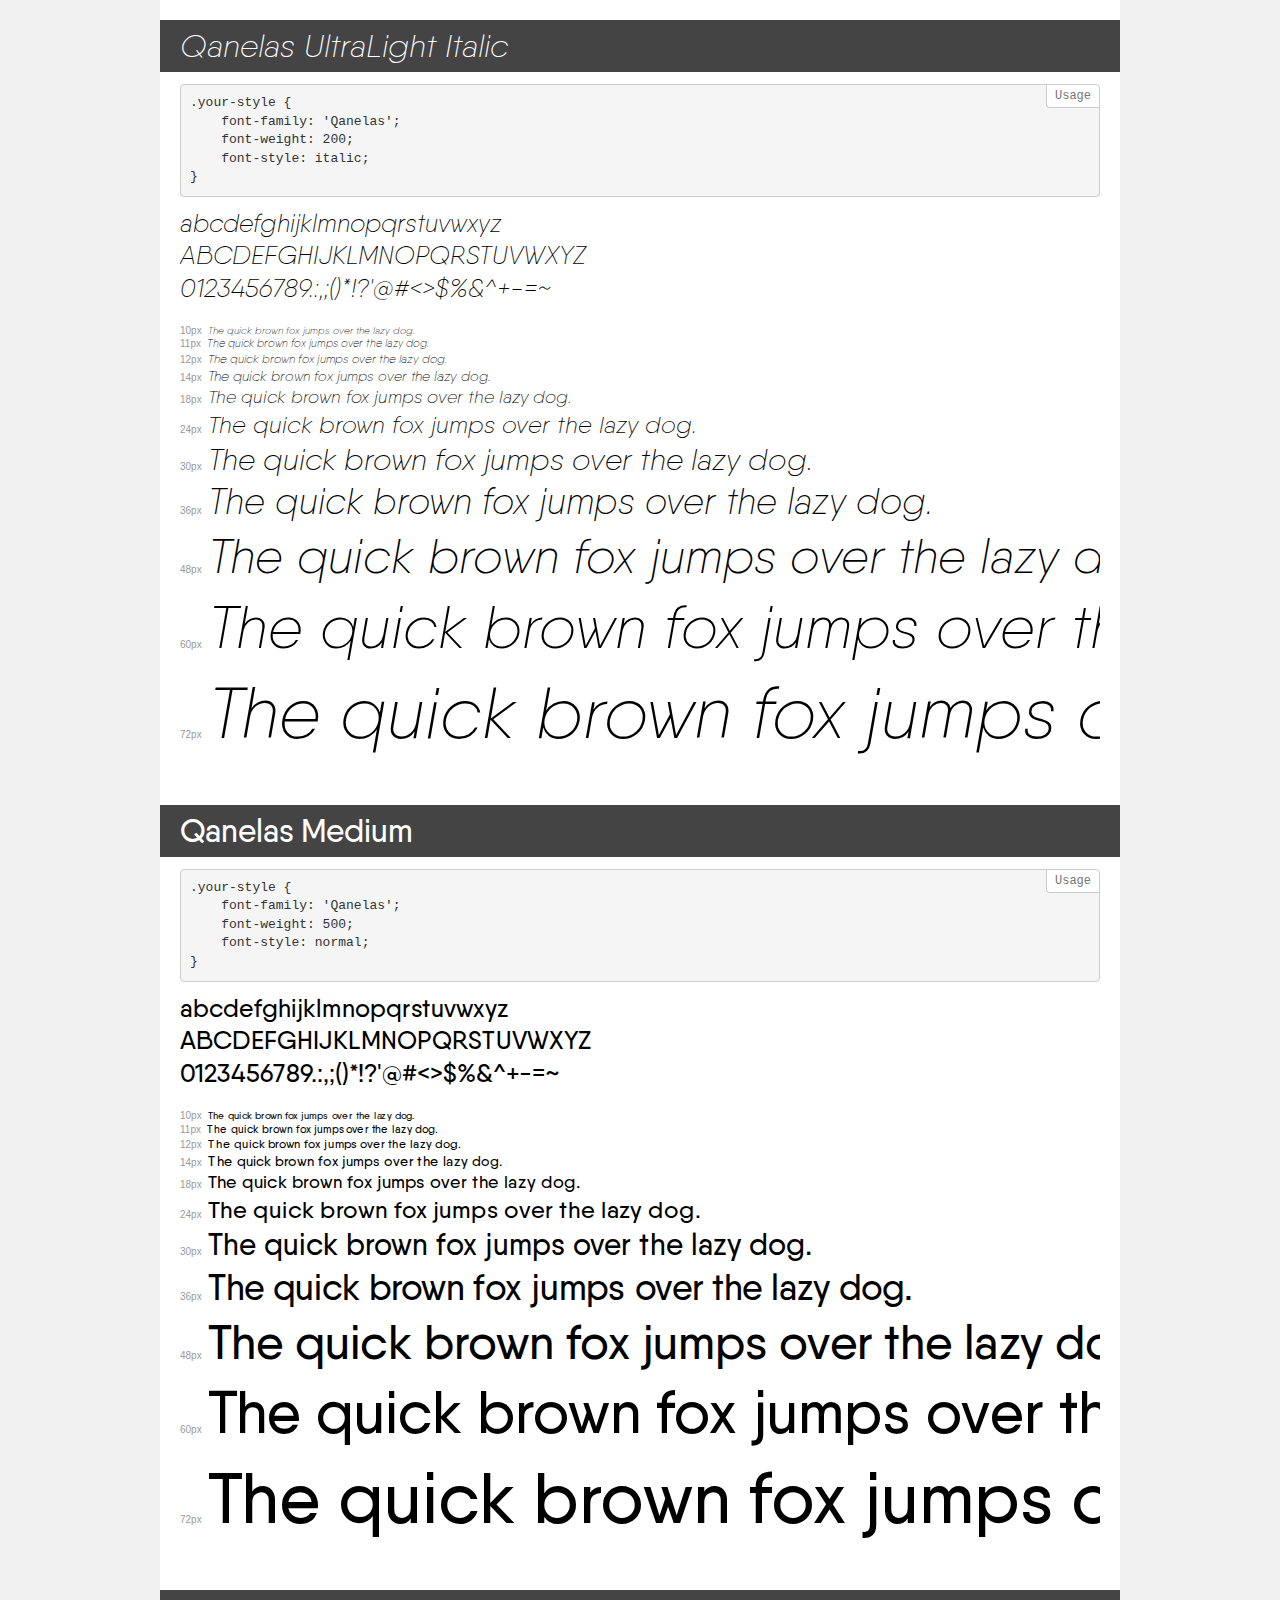
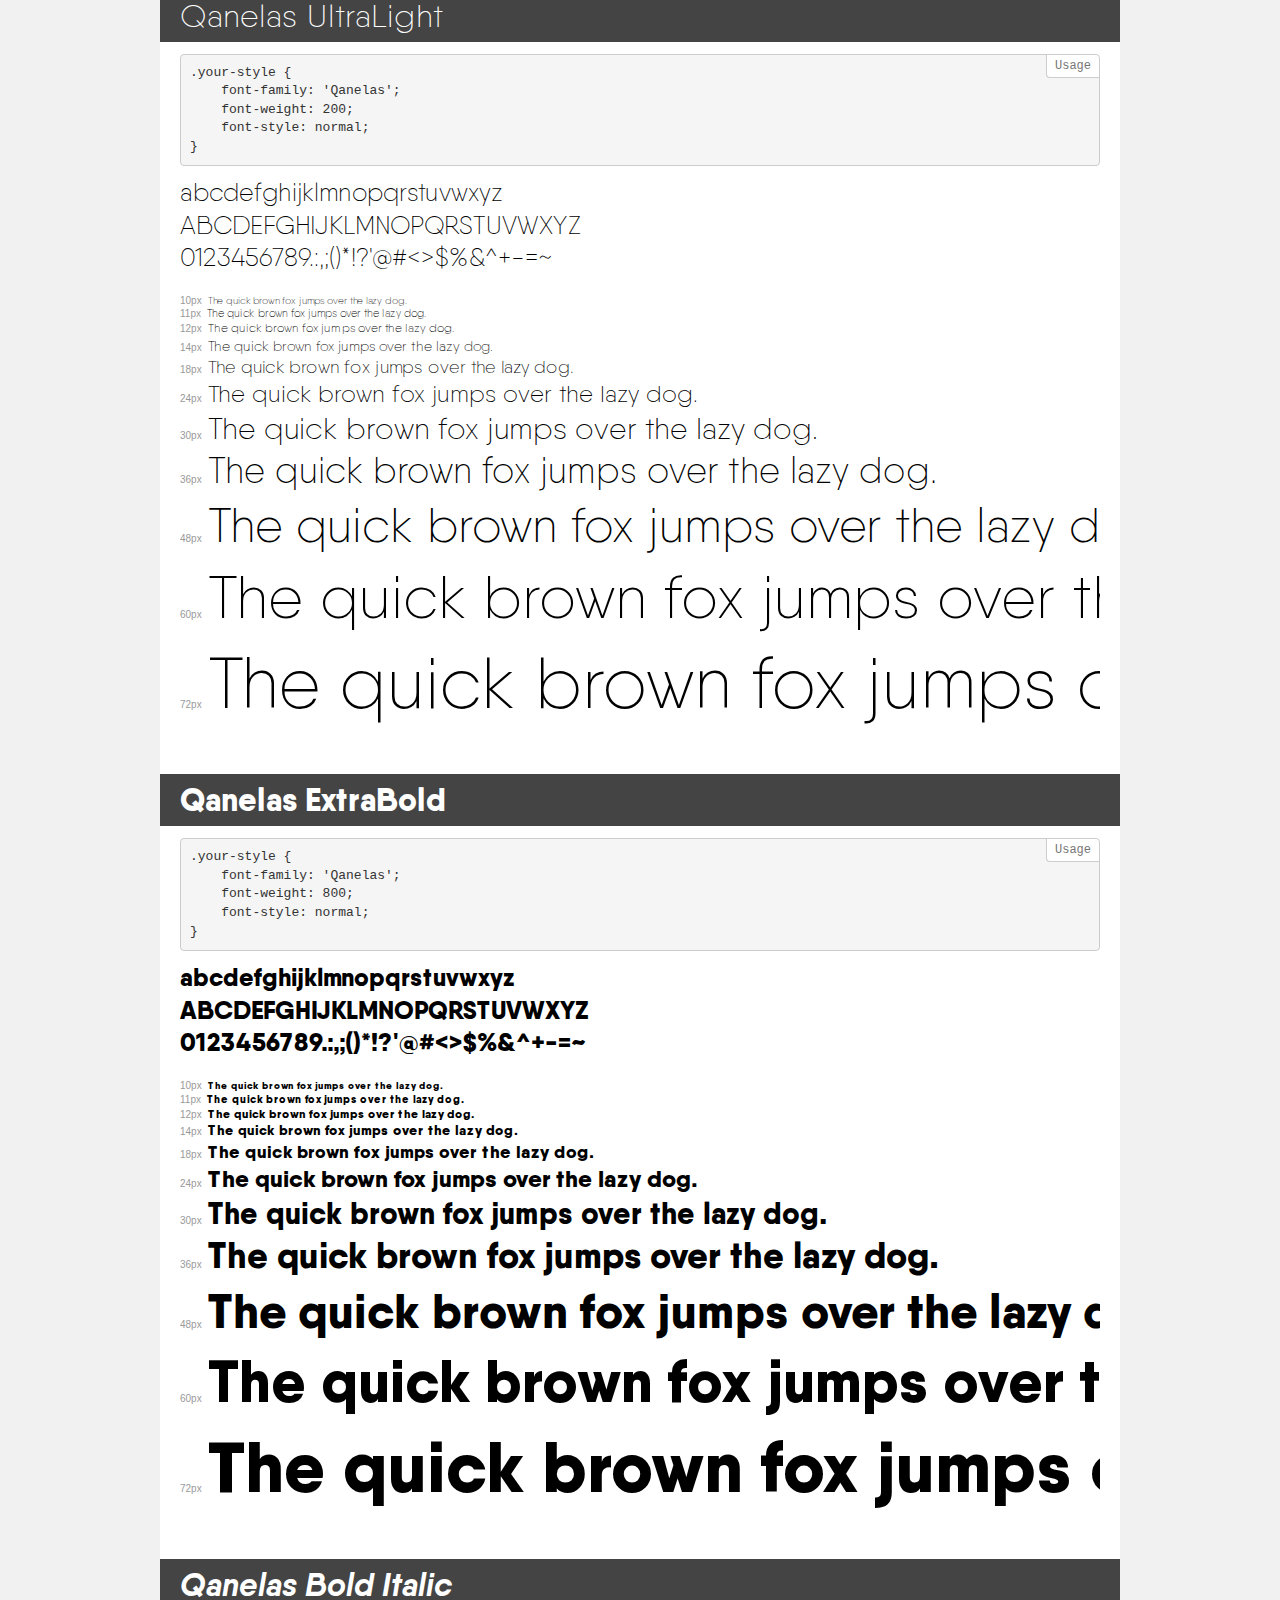
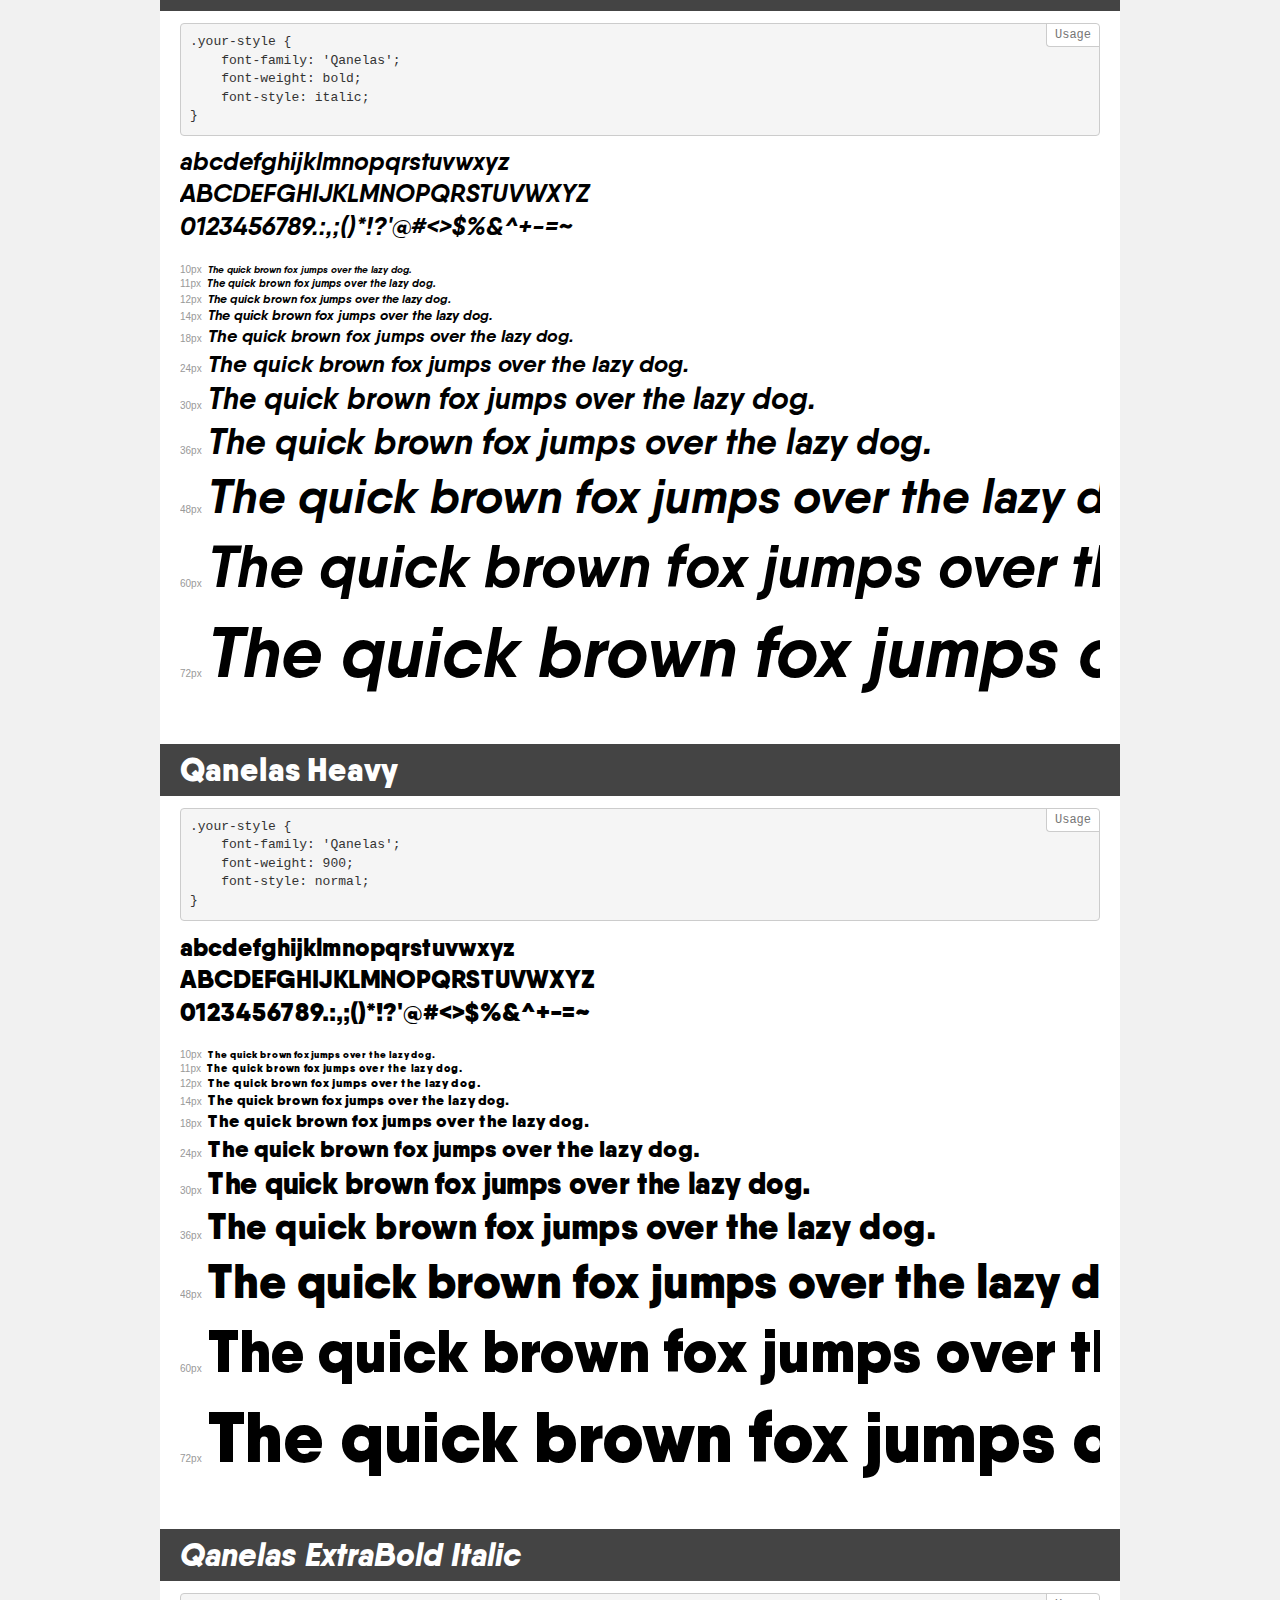
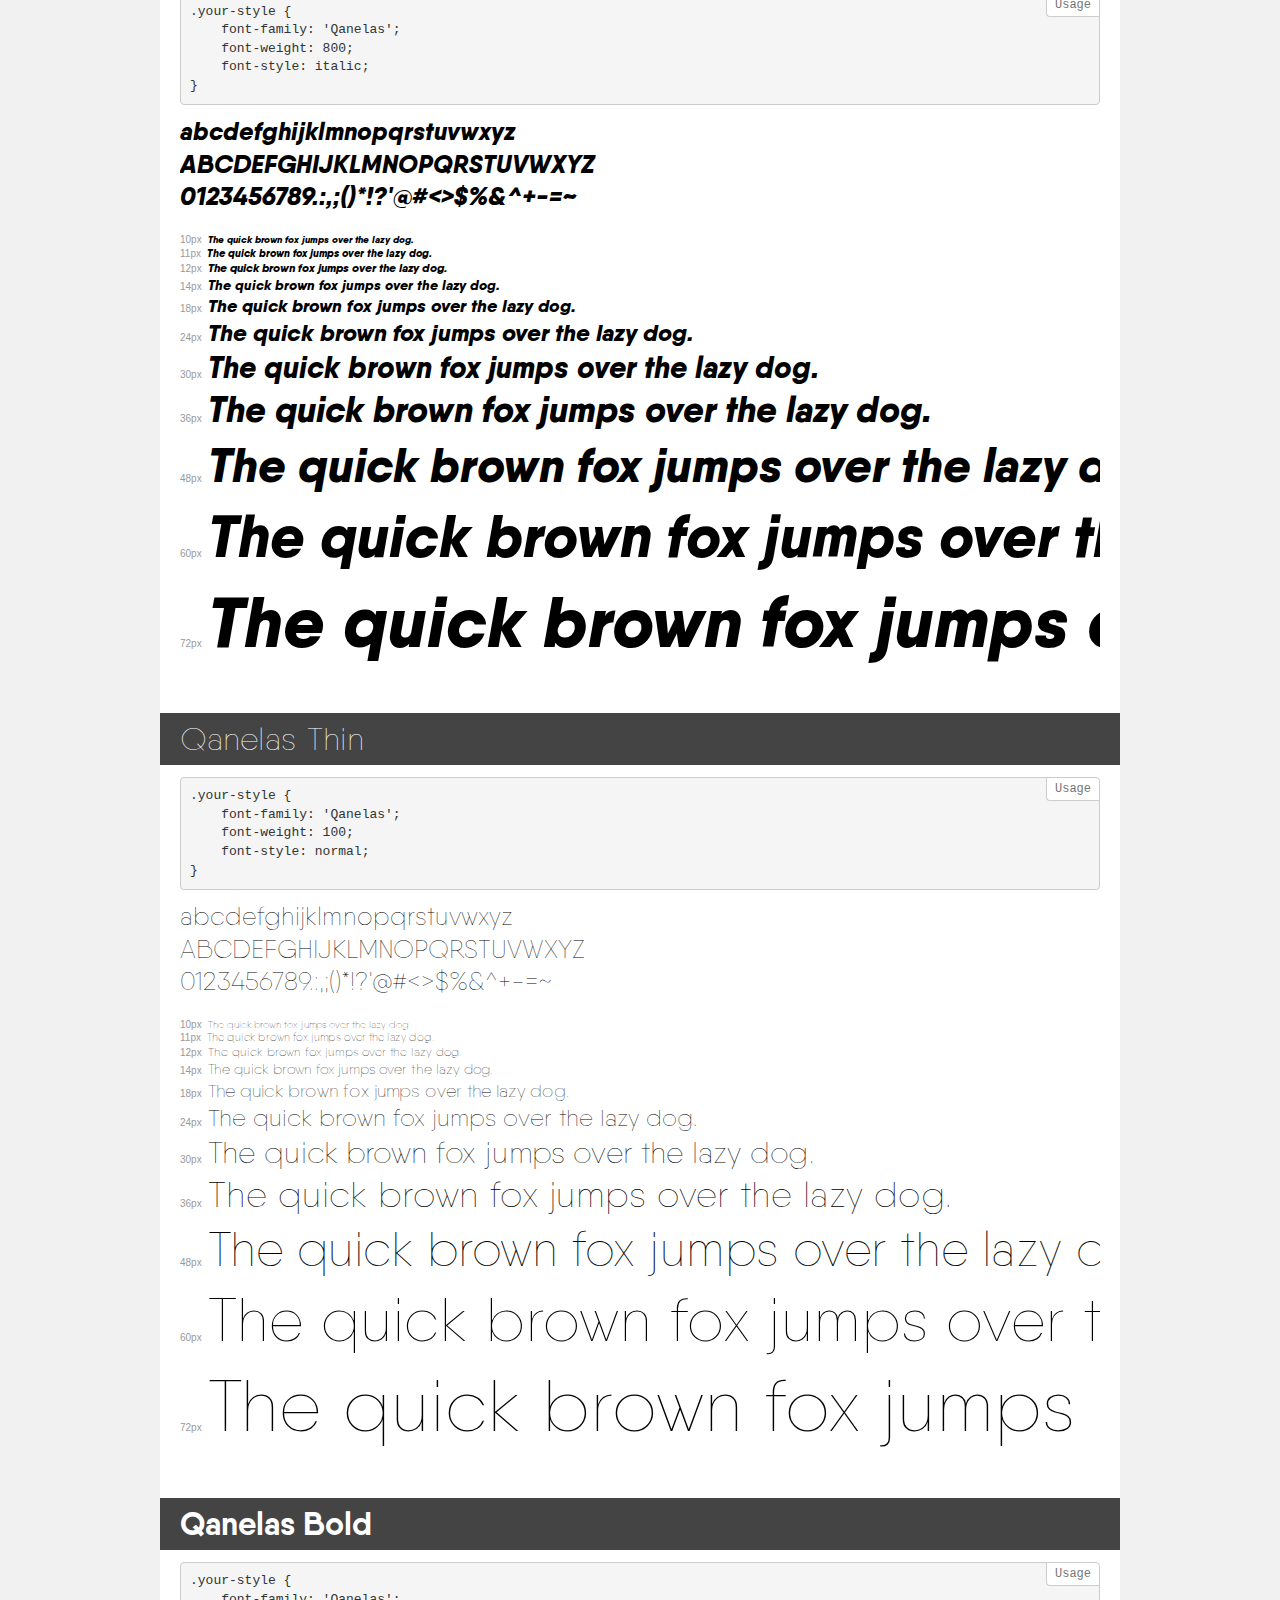
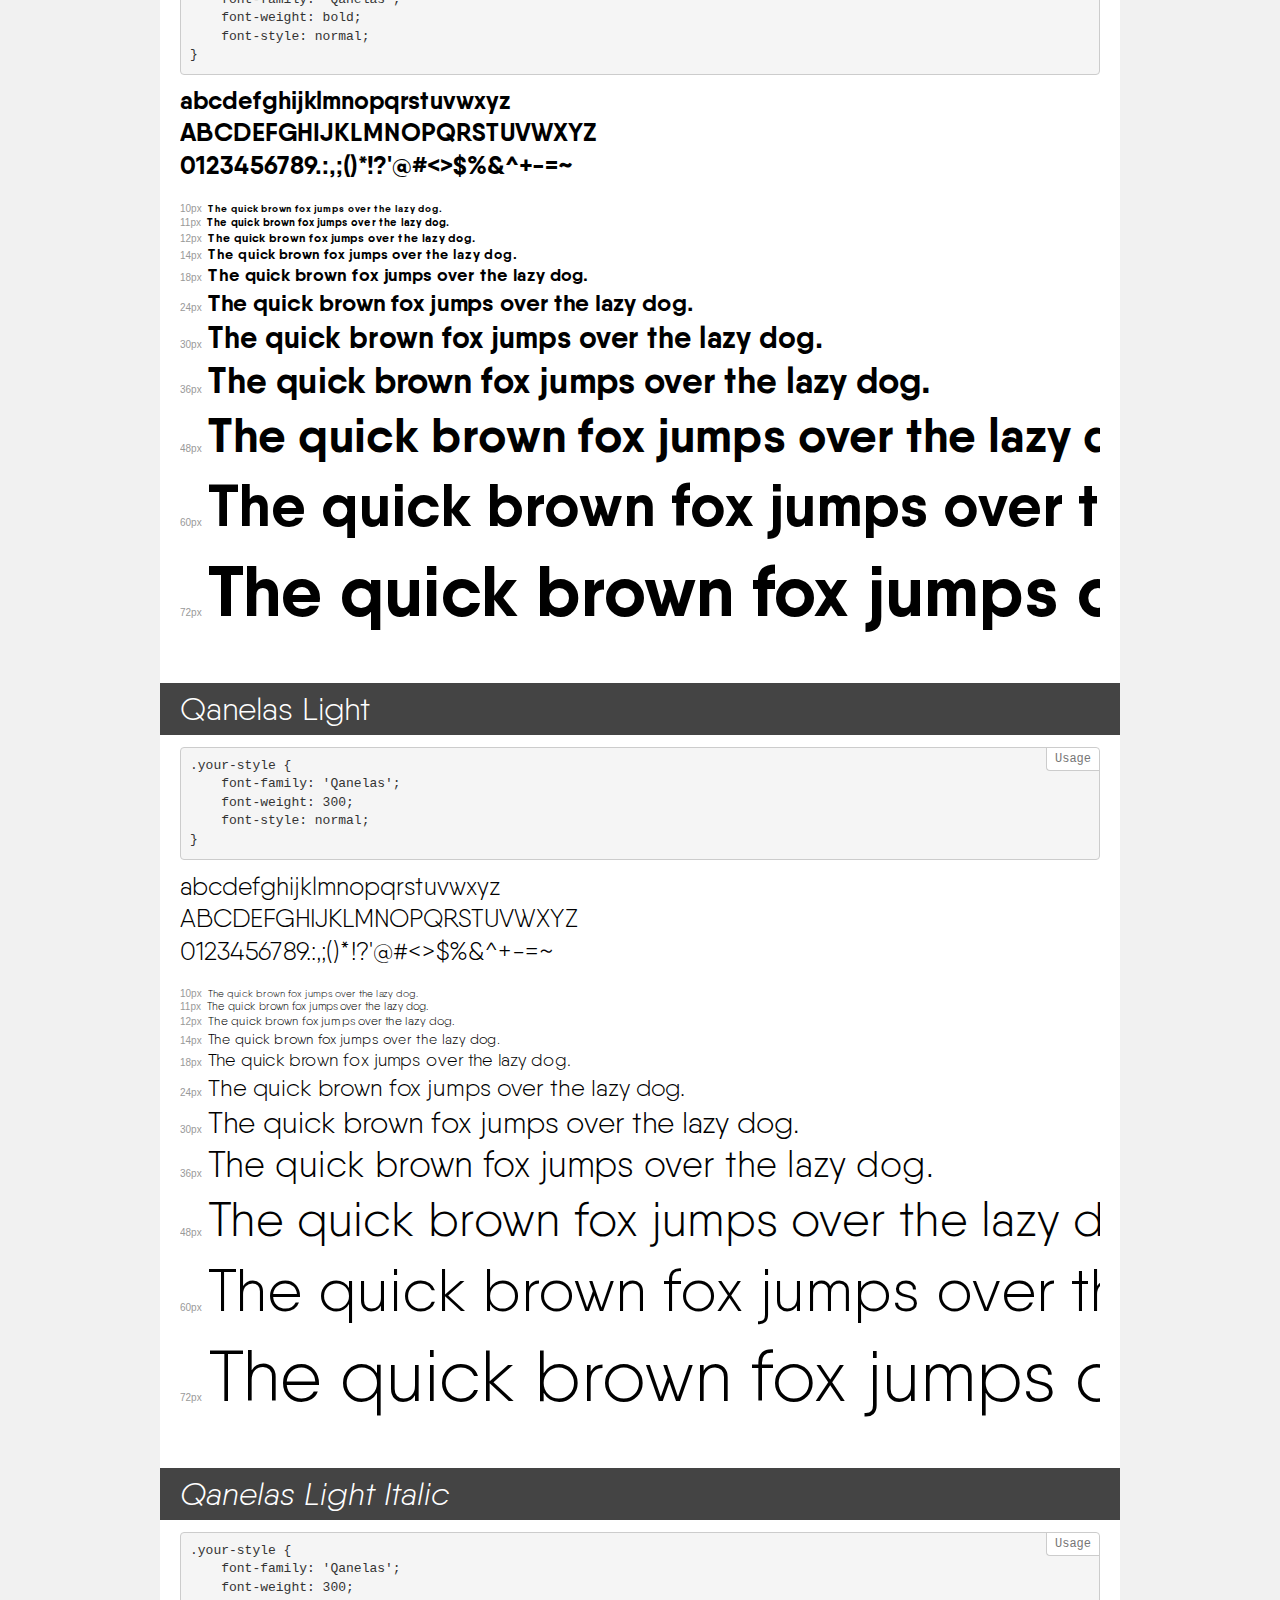
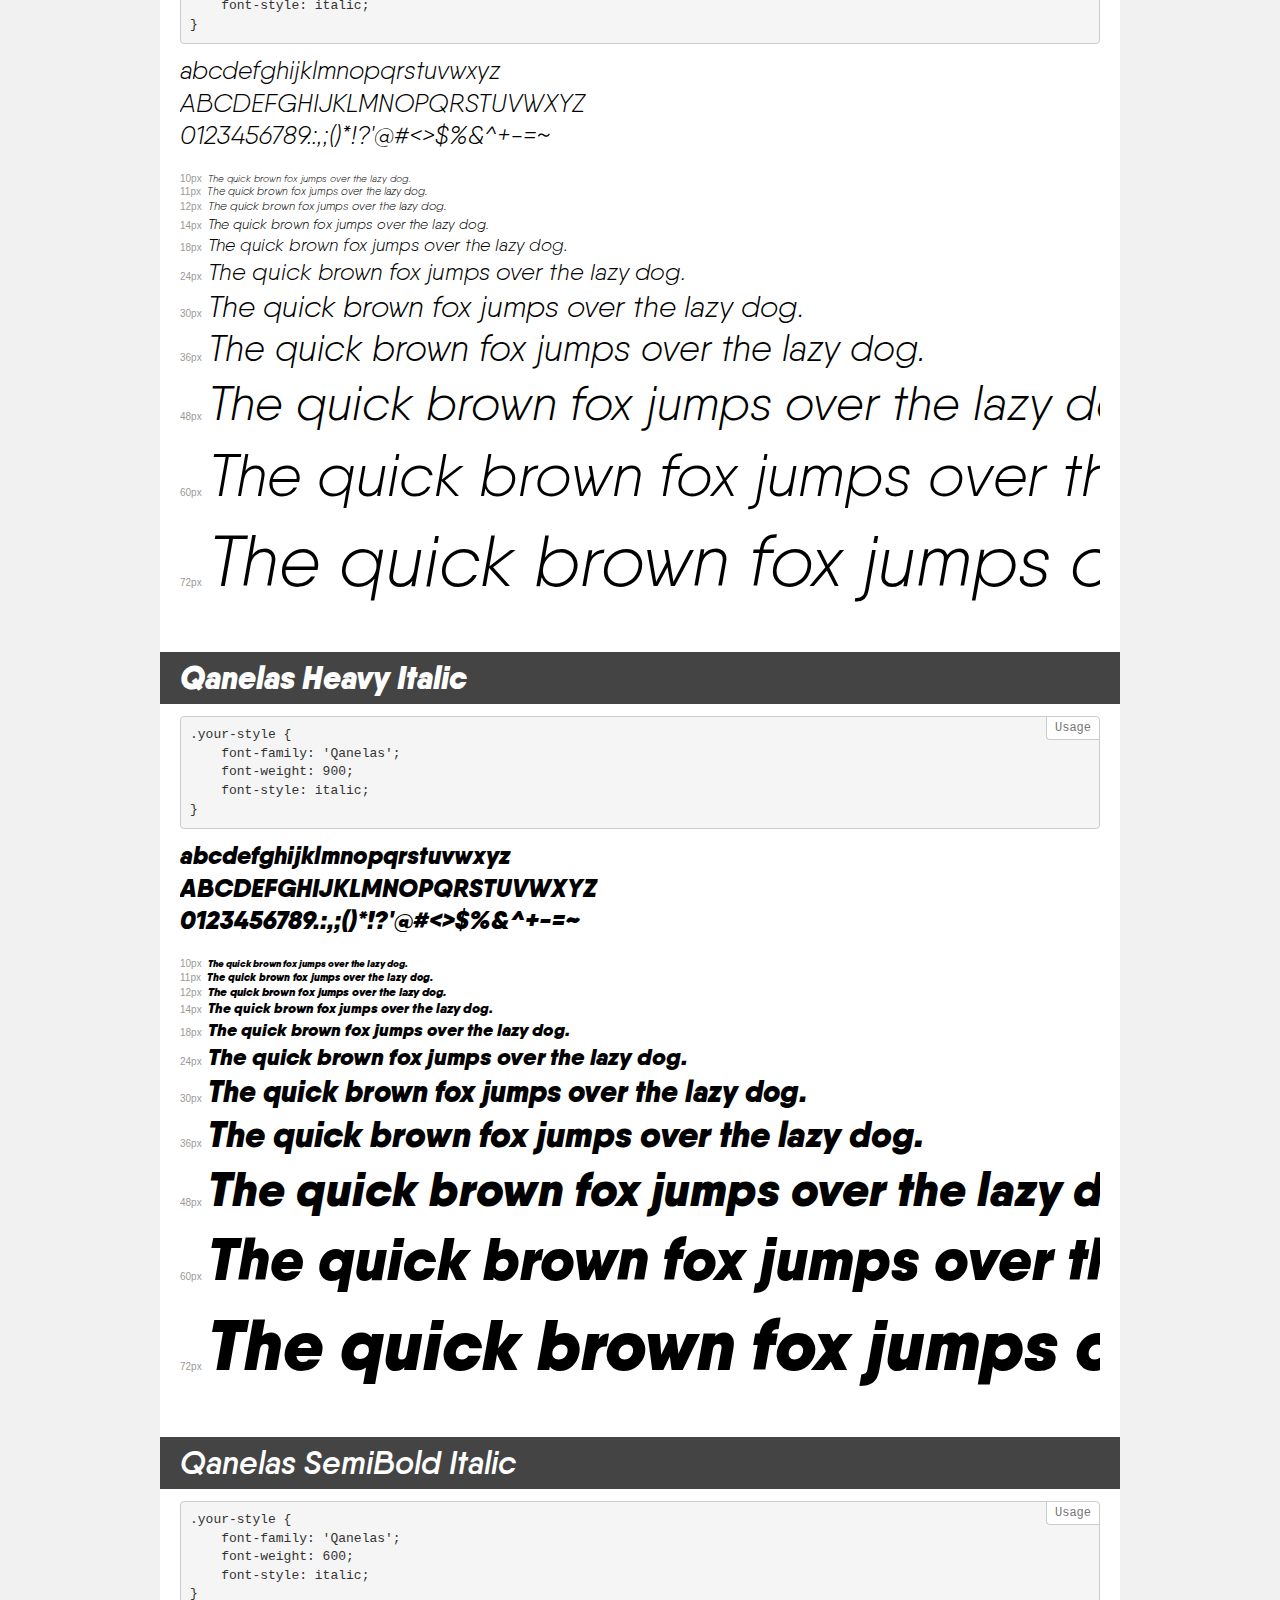
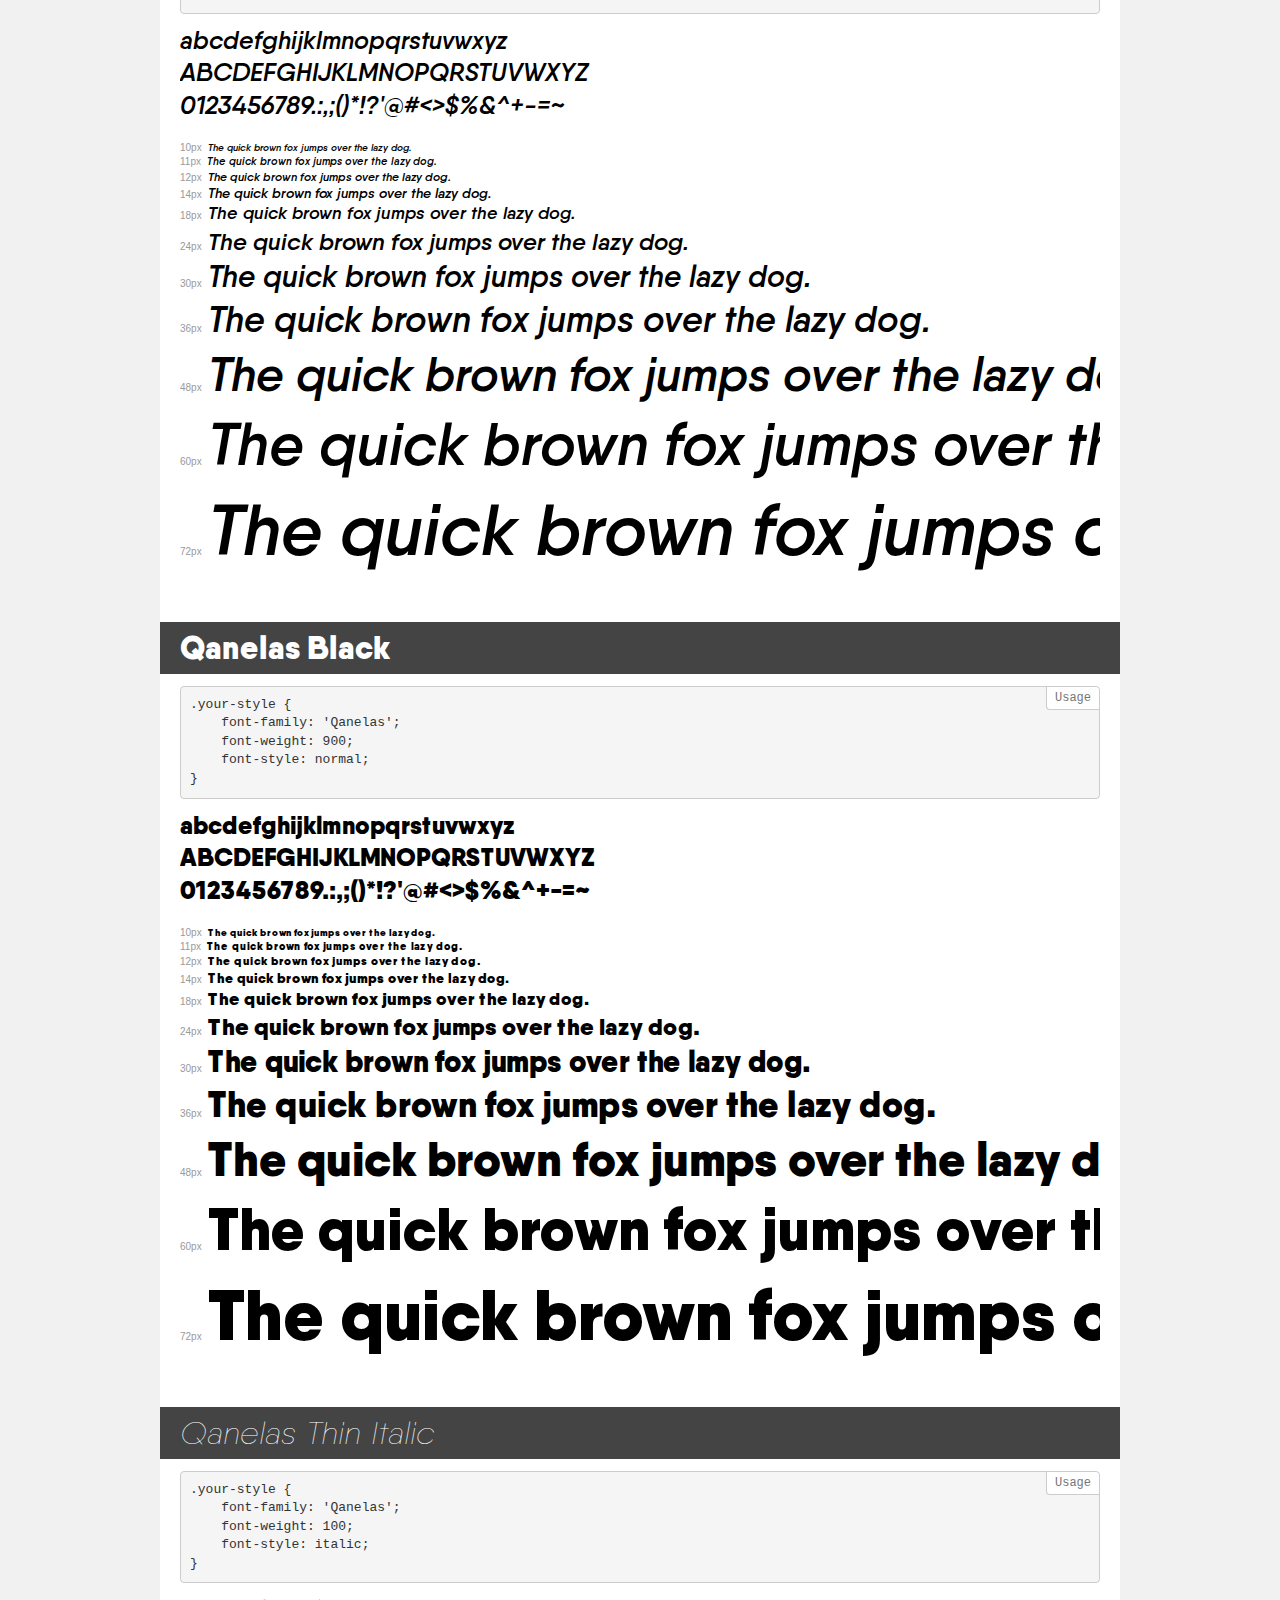
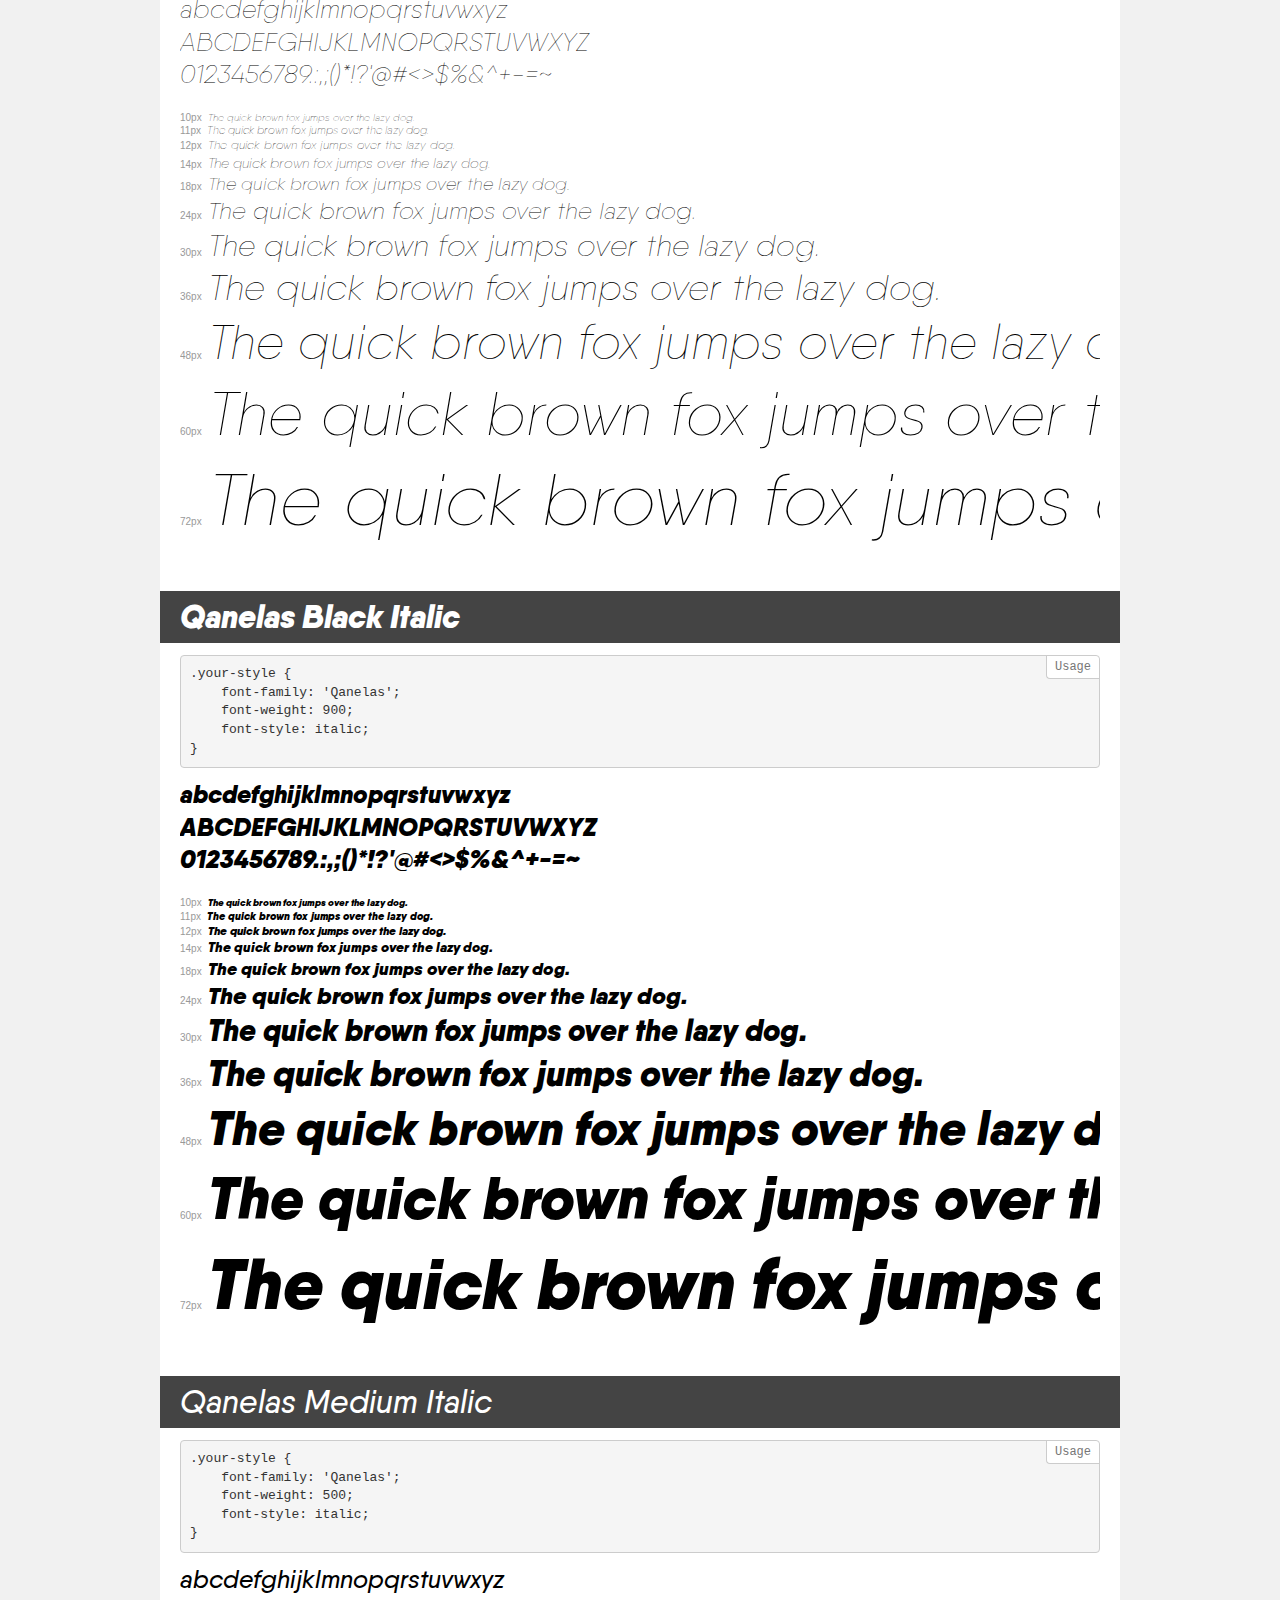
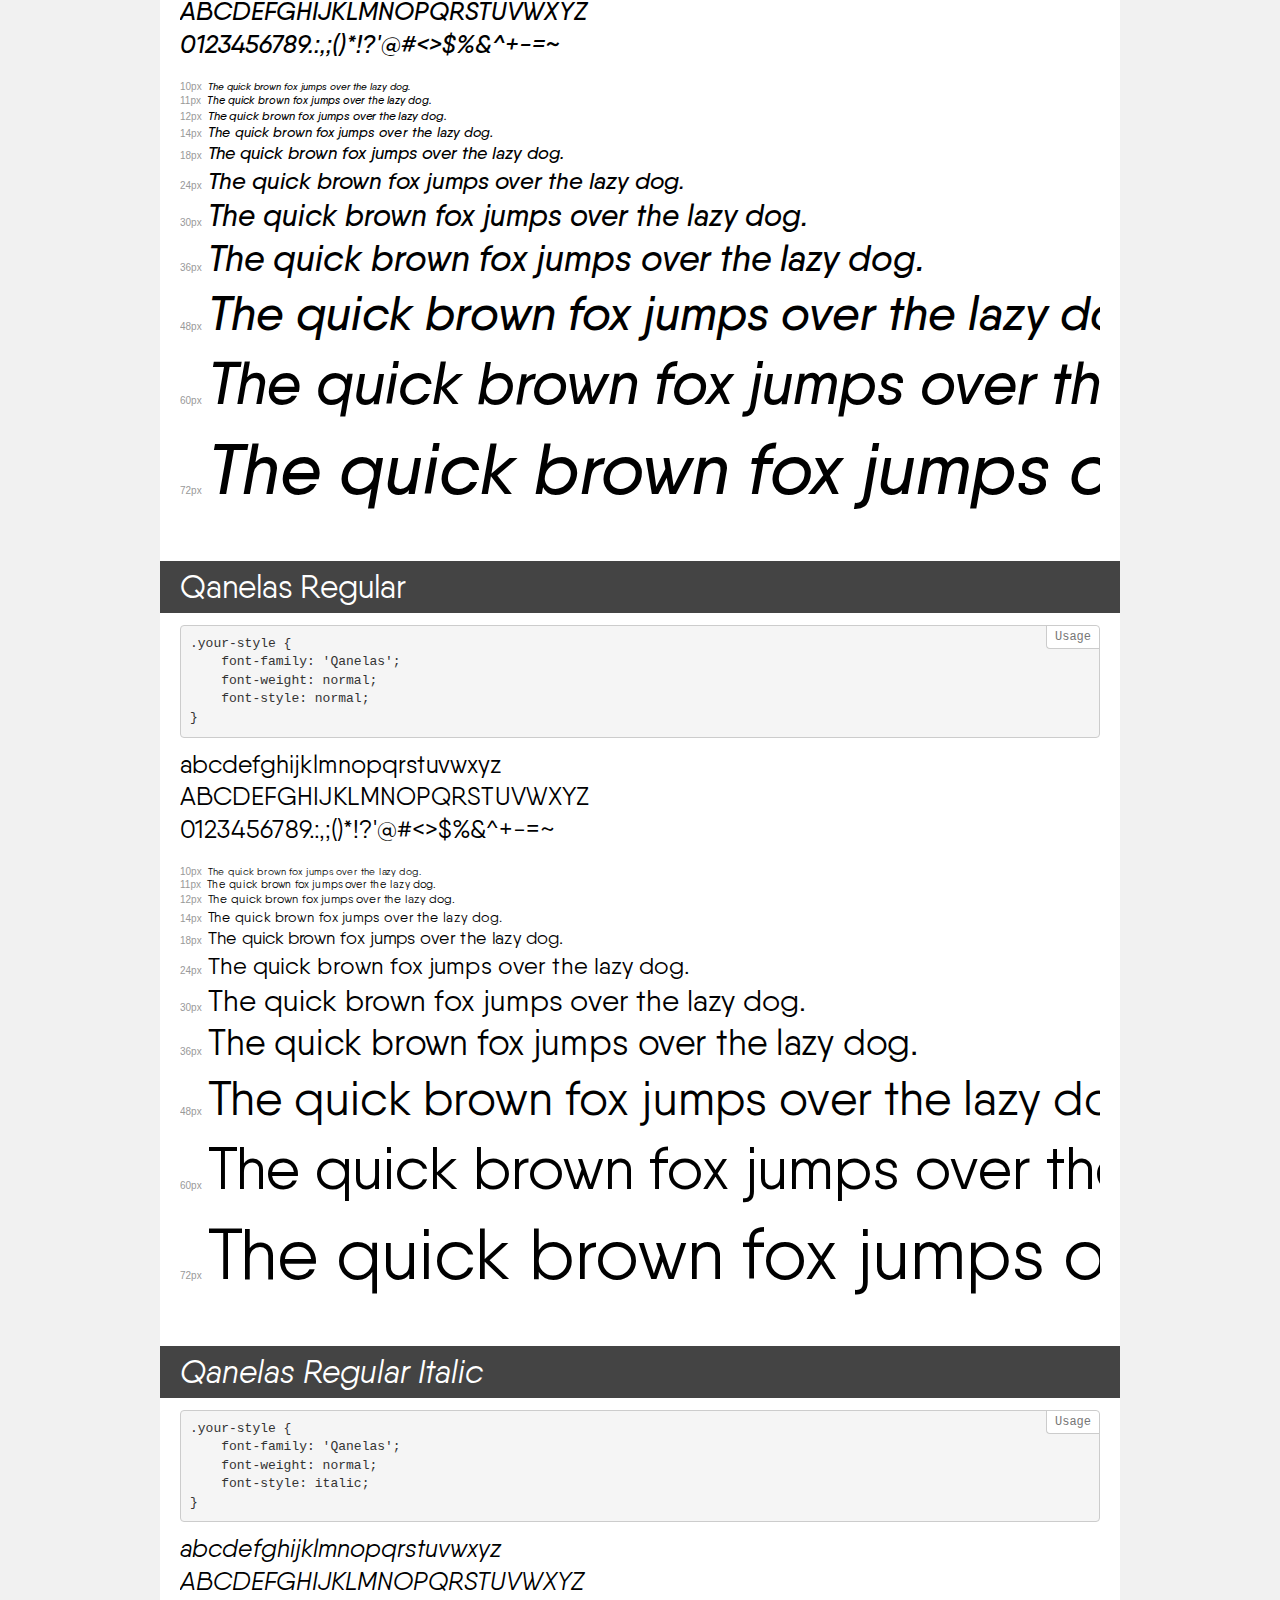
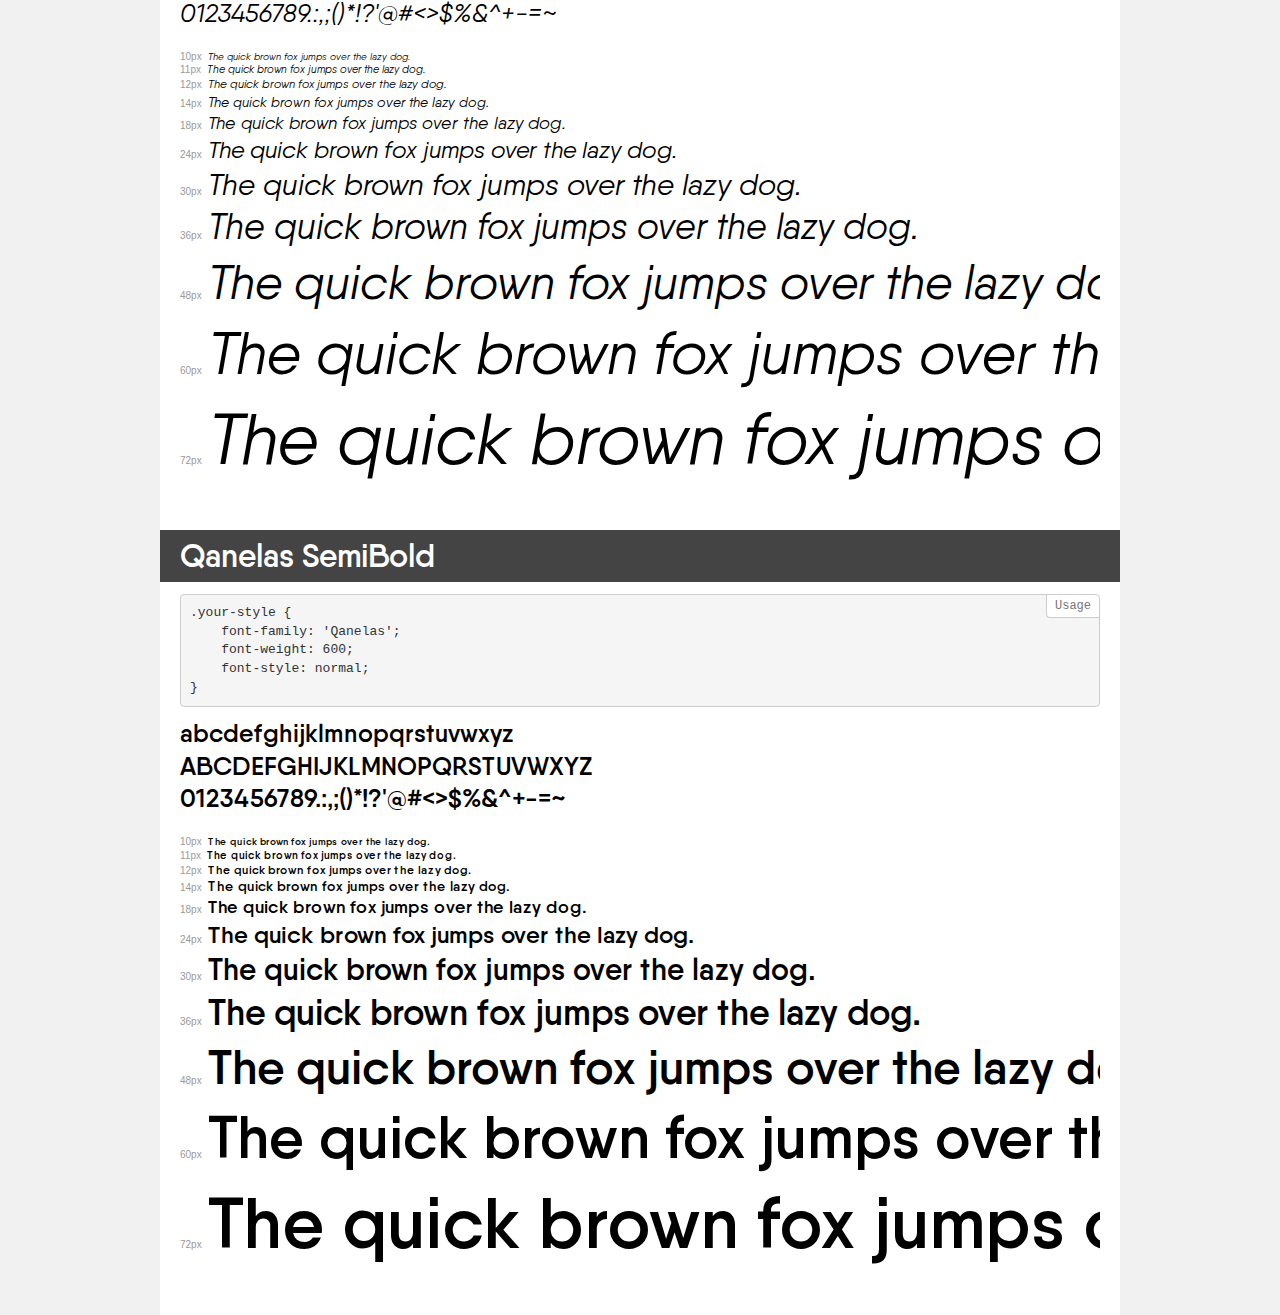
<file: fonts/Qanelas/demo.html>
<!DOCTYPE html>
<html>
<head>
    <meta charset="utf-8">
    <meta http-equiv="X-UA-Compatible" content="IE=edge">
    <meta name="viewport" content="width=device-width, initial-scale=1">
    <meta name="robots" content="noindex, noarchive">
    <meta name="format-detection" content="telephone=no">
    <title>Transfonter demo</title>
    <link href="stylesheet.css" rel="stylesheet">
    <style>
        /*
        http://meyerweb.com/eric/tools/css/reset/
        v2.0 | 20110126
        License: none (public domain)
        */
        html, body, div, span, applet, object, iframe,
        h1, h2, h3, h4, h5, h6, p, blockquote, pre,
        a, abbr, acronym, address, big, cite, code,
        del, dfn, em, img, ins, kbd, q, s, samp,
        small, strike, strong, sub, sup, tt, var,
        b, u, i, center,
        dl, dt, dd, ol, ul, li,
        fieldset, form, label, legend,
        table, caption, tbody, tfoot, thead, tr, th, td,
        article, aside, canvas, details, embed,
        figure, figcaption, footer, header, hgroup,
        menu, nav, output, ruby, section, summary,
        time, mark, audio, video {
            margin: 0;
            padding: 0;
            border: 0;
            font-size: 100%;
            font: inherit;
            vertical-align: baseline;
        }
        /* HTML5 display-role reset for older browsers */
        article, aside, details, figcaption, figure,
        footer, header, hgroup, menu, nav, section {
            display: block;
        }
        body {
            line-height: 1;
        }
        ol, ul {
            list-style: none;
        }
        blockquote, q {
            quotes: none;
        }
        blockquote:before, blockquote:after,
        q:before, q:after {
            content: '';
            content: none;
        }
        table {
            border-collapse: collapse;
            border-spacing: 0;
        }
        /* common styles */
        body {
            background: #f1f1f1;
            color: #000;
        }
        .page {
            background: #fff;
            width: 920px;
            margin: 0 auto;
            padding: 20px 20px 0 20px;
            overflow: hidden;
        }
        .font-container {
            overflow-x: auto;
            overflow-y: hidden;
            margin-bottom: 40px;
            line-height: 1.3;
            white-space: nowrap;
            padding-bottom: 5px;
        }
        h1 {
            position: relative;
            background: #444;
            font-size: 32px;
            color: #fff;
            padding: 10px 20px;
            margin: 0 -20px 12px -20px;
        }
        .letters {
            font-size: 25px;
            margin-bottom: 20px;
        }
        .s10:before {
            content: '10px';
        }
        .s11:before {
            content: '11px';
        }
        .s12:before {
            content: '12px';
        }
        .s14:before {
            content: '14px';
        }
        .s18:before {
            content: '18px';
        }
        .s24:before {
            content: '24px';
        }
        .s30:before {
            content: '30px';
        }
        .s36:before {
            content: '36px';
        }
        .s48:before {
            content: '48px';
        }
        .s60:before {
            content: '60px';
        }
        .s72:before {
            content: '72px';
        }
        .s10:before, .s11:before, .s12:before, .s14:before,
        .s18:before, .s24:before, .s30:before, .s36:before,
        .s48:before, .s60:before, .s72:before {
            font-family: Arial, sans-serif;
            font-size: 10px;
            font-weight: normal;
            font-style: normal;
            color: #999;
            padding-right: 6px;
        }
        pre {
            display: block;
            position: relative;
            padding: 9px;
            margin: 0 0 10px;
            font-family: Monaco, Menlo, Consolas, "Courier New", monospace !important;
            font-size: 13px;
            line-height: 1.428571429;
            color: #333;
            font-weight: normal !important;
            font-style: normal !important;
            background-color: #f5f5f5;
            border: 1px solid #ccc;
            overflow-x: auto;
            border-radius: 4px;
        }
        pre:after {
            display: block;
            position: absolute;
            right: 0;
            top: 0;
            content: 'Usage';
            line-height: 1;
            padding: 5px 8px;
            font-size: 12px;
            color: #767676;
            background-color: #fff;
            border: 1px solid #ccc;
            border-right: none;
            border-top: none;
            border-radius: 0 4px 0 4px;
            z-index: 10;
        }
        /* responsive */
        @media (max-width: 959px) {
            .page {
                width: auto;
                margin: 0;
            }
        }
    </style>
</head>
<body>
<div class="page">
    <div class="demo" style="font-family: 'Qanelas'; font-weight: 200; font-style: italic;">
        <h1>Qanelas UltraLight Italic</h1>
        <pre>.your-style {
    font-family: 'Qanelas';
    font-weight: 200;
    font-style: italic;
}</pre>
        <div class="font-container">
            <p class="letters">
                abcdefghijklmnopqrstuvwxyz<br>
ABCDEFGHIJKLMNOPQRSTUVWXYZ<br>
                0123456789.:,;()*!?'@#<>$%&^+-=~
            </p>
            <p class="s10" style="font-size: 10px;">The quick brown fox jumps over the lazy dog.</p>
            <p class="s11" style="font-size: 11px;">The quick brown fox jumps over the lazy dog.</p>
            <p class="s12" style="font-size: 12px;">The quick brown fox jumps over the lazy dog.</p>
            <p class="s14" style="font-size: 14px;">The quick brown fox jumps over the lazy dog.</p>
            <p class="s18" style="font-size: 18px;">The quick brown fox jumps over the lazy dog.</p>
            <p class="s24" style="font-size: 24px;">The quick brown fox jumps over the lazy dog.</p>
            <p class="s30" style="font-size: 30px;">The quick brown fox jumps over the lazy dog.</p>
            <p class="s36" style="font-size: 36px;">The quick brown fox jumps over the lazy dog.</p>
            <p class="s48" style="font-size: 48px;">The quick brown fox jumps over the lazy dog.</p>
            <p class="s60" style="font-size: 60px;">The quick brown fox jumps over the lazy dog.</p>
            <p class="s72" style="font-size: 72px;">The quick brown fox jumps over the lazy dog.</p>
        </div>
    </div>
    <div class="demo" style="font-family: 'Qanelas'; font-weight: 500; font-style: normal;">
        <h1>Qanelas Medium</h1>
        <pre>.your-style {
    font-family: 'Qanelas';
    font-weight: 500;
    font-style: normal;
}</pre>
        <div class="font-container">
            <p class="letters">
                abcdefghijklmnopqrstuvwxyz<br>
ABCDEFGHIJKLMNOPQRSTUVWXYZ<br>
                0123456789.:,;()*!?'@#<>$%&^+-=~
            </p>
            <p class="s10" style="font-size: 10px;">The quick brown fox jumps over the lazy dog.</p>
            <p class="s11" style="font-size: 11px;">The quick brown fox jumps over the lazy dog.</p>
            <p class="s12" style="font-size: 12px;">The quick brown fox jumps over the lazy dog.</p>
            <p class="s14" style="font-size: 14px;">The quick brown fox jumps over the lazy dog.</p>
            <p class="s18" style="font-size: 18px;">The quick brown fox jumps over the lazy dog.</p>
            <p class="s24" style="font-size: 24px;">The quick brown fox jumps over the lazy dog.</p>
            <p class="s30" style="font-size: 30px;">The quick brown fox jumps over the lazy dog.</p>
            <p class="s36" style="font-size: 36px;">The quick brown fox jumps over the lazy dog.</p>
            <p class="s48" style="font-size: 48px;">The quick brown fox jumps over the lazy dog.</p>
            <p class="s60" style="font-size: 60px;">The quick brown fox jumps over the lazy dog.</p>
            <p class="s72" style="font-size: 72px;">The quick brown fox jumps over the lazy dog.</p>
        </div>
    </div>
    <div class="demo" style="font-family: 'Qanelas'; font-weight: 200; font-style: normal;">
        <h1>Qanelas UltraLight</h1>
        <pre>.your-style {
    font-family: 'Qanelas';
    font-weight: 200;
    font-style: normal;
}</pre>
        <div class="font-container">
            <p class="letters">
                abcdefghijklmnopqrstuvwxyz<br>
ABCDEFGHIJKLMNOPQRSTUVWXYZ<br>
                0123456789.:,;()*!?'@#<>$%&^+-=~
            </p>
            <p class="s10" style="font-size: 10px;">The quick brown fox jumps over the lazy dog.</p>
            <p class="s11" style="font-size: 11px;">The quick brown fox jumps over the lazy dog.</p>
            <p class="s12" style="font-size: 12px;">The quick brown fox jumps over the lazy dog.</p>
            <p class="s14" style="font-size: 14px;">The quick brown fox jumps over the lazy dog.</p>
            <p class="s18" style="font-size: 18px;">The quick brown fox jumps over the lazy dog.</p>
            <p class="s24" style="font-size: 24px;">The quick brown fox jumps over the lazy dog.</p>
            <p class="s30" style="font-size: 30px;">The quick brown fox jumps over the lazy dog.</p>
            <p class="s36" style="font-size: 36px;">The quick brown fox jumps over the lazy dog.</p>
            <p class="s48" style="font-size: 48px;">The quick brown fox jumps over the lazy dog.</p>
            <p class="s60" style="font-size: 60px;">The quick brown fox jumps over the lazy dog.</p>
            <p class="s72" style="font-size: 72px;">The quick brown fox jumps over the lazy dog.</p>
        </div>
    </div>
    <div class="demo" style="font-family: 'Qanelas'; font-weight: 800; font-style: normal;">
        <h1>Qanelas ExtraBold</h1>
        <pre>.your-style {
    font-family: 'Qanelas';
    font-weight: 800;
    font-style: normal;
}</pre>
        <div class="font-container">
            <p class="letters">
                abcdefghijklmnopqrstuvwxyz<br>
ABCDEFGHIJKLMNOPQRSTUVWXYZ<br>
                0123456789.:,;()*!?'@#<>$%&^+-=~
            </p>
            <p class="s10" style="font-size: 10px;">The quick brown fox jumps over the lazy dog.</p>
            <p class="s11" style="font-size: 11px;">The quick brown fox jumps over the lazy dog.</p>
            <p class="s12" style="font-size: 12px;">The quick brown fox jumps over the lazy dog.</p>
            <p class="s14" style="font-size: 14px;">The quick brown fox jumps over the lazy dog.</p>
            <p class="s18" style="font-size: 18px;">The quick brown fox jumps over the lazy dog.</p>
            <p class="s24" style="font-size: 24px;">The quick brown fox jumps over the lazy dog.</p>
            <p class="s30" style="font-size: 30px;">The quick brown fox jumps over the lazy dog.</p>
            <p class="s36" style="font-size: 36px;">The quick brown fox jumps over the lazy dog.</p>
            <p class="s48" style="font-size: 48px;">The quick brown fox jumps over the lazy dog.</p>
            <p class="s60" style="font-size: 60px;">The quick brown fox jumps over the lazy dog.</p>
            <p class="s72" style="font-size: 72px;">The quick brown fox jumps over the lazy dog.</p>
        </div>
    </div>
    <div class="demo" style="font-family: 'Qanelas'; font-weight: bold; font-style: italic;">
        <h1>Qanelas Bold Italic</h1>
        <pre>.your-style {
    font-family: 'Qanelas';
    font-weight: bold;
    font-style: italic;
}</pre>
        <div class="font-container">
            <p class="letters">
                abcdefghijklmnopqrstuvwxyz<br>
ABCDEFGHIJKLMNOPQRSTUVWXYZ<br>
                0123456789.:,;()*!?'@#<>$%&^+-=~
            </p>
            <p class="s10" style="font-size: 10px;">The quick brown fox jumps over the lazy dog.</p>
            <p class="s11" style="font-size: 11px;">The quick brown fox jumps over the lazy dog.</p>
            <p class="s12" style="font-size: 12px;">The quick brown fox jumps over the lazy dog.</p>
            <p class="s14" style="font-size: 14px;">The quick brown fox jumps over the lazy dog.</p>
            <p class="s18" style="font-size: 18px;">The quick brown fox jumps over the lazy dog.</p>
            <p class="s24" style="font-size: 24px;">The quick brown fox jumps over the lazy dog.</p>
            <p class="s30" style="font-size: 30px;">The quick brown fox jumps over the lazy dog.</p>
            <p class="s36" style="font-size: 36px;">The quick brown fox jumps over the lazy dog.</p>
            <p class="s48" style="font-size: 48px;">The quick brown fox jumps over the lazy dog.</p>
            <p class="s60" style="font-size: 60px;">The quick brown fox jumps over the lazy dog.</p>
            <p class="s72" style="font-size: 72px;">The quick brown fox jumps over the lazy dog.</p>
        </div>
    </div>
    <div class="demo" style="font-family: 'Qanelas'; font-weight: 900; font-style: normal;">
        <h1>Qanelas Heavy</h1>
        <pre>.your-style {
    font-family: 'Qanelas';
    font-weight: 900;
    font-style: normal;
}</pre>
        <div class="font-container">
            <p class="letters">
                abcdefghijklmnopqrstuvwxyz<br>
ABCDEFGHIJKLMNOPQRSTUVWXYZ<br>
                0123456789.:,;()*!?'@#<>$%&^+-=~
            </p>
            <p class="s10" style="font-size: 10px;">The quick brown fox jumps over the lazy dog.</p>
            <p class="s11" style="font-size: 11px;">The quick brown fox jumps over the lazy dog.</p>
            <p class="s12" style="font-size: 12px;">The quick brown fox jumps over the lazy dog.</p>
            <p class="s14" style="font-size: 14px;">The quick brown fox jumps over the lazy dog.</p>
            <p class="s18" style="font-size: 18px;">The quick brown fox jumps over the lazy dog.</p>
            <p class="s24" style="font-size: 24px;">The quick brown fox jumps over the lazy dog.</p>
            <p class="s30" style="font-size: 30px;">The quick brown fox jumps over the lazy dog.</p>
            <p class="s36" style="font-size: 36px;">The quick brown fox jumps over the lazy dog.</p>
            <p class="s48" style="font-size: 48px;">The quick brown fox jumps over the lazy dog.</p>
            <p class="s60" style="font-size: 60px;">The quick brown fox jumps over the lazy dog.</p>
            <p class="s72" style="font-size: 72px;">The quick brown fox jumps over the lazy dog.</p>
        </div>
    </div>
    <div class="demo" style="font-family: 'Qanelas'; font-weight: 800; font-style: italic;">
        <h1>Qanelas ExtraBold Italic</h1>
        <pre>.your-style {
    font-family: 'Qanelas';
    font-weight: 800;
    font-style: italic;
}</pre>
        <div class="font-container">
            <p class="letters">
                abcdefghijklmnopqrstuvwxyz<br>
ABCDEFGHIJKLMNOPQRSTUVWXYZ<br>
                0123456789.:,;()*!?'@#<>$%&^+-=~
            </p>
            <p class="s10" style="font-size: 10px;">The quick brown fox jumps over the lazy dog.</p>
            <p class="s11" style="font-size: 11px;">The quick brown fox jumps over the lazy dog.</p>
            <p class="s12" style="font-size: 12px;">The quick brown fox jumps over the lazy dog.</p>
            <p class="s14" style="font-size: 14px;">The quick brown fox jumps over the lazy dog.</p>
            <p class="s18" style="font-size: 18px;">The quick brown fox jumps over the lazy dog.</p>
            <p class="s24" style="font-size: 24px;">The quick brown fox jumps over the lazy dog.</p>
            <p class="s30" style="font-size: 30px;">The quick brown fox jumps over the lazy dog.</p>
            <p class="s36" style="font-size: 36px;">The quick brown fox jumps over the lazy dog.</p>
            <p class="s48" style="font-size: 48px;">The quick brown fox jumps over the lazy dog.</p>
            <p class="s60" style="font-size: 60px;">The quick brown fox jumps over the lazy dog.</p>
            <p class="s72" style="font-size: 72px;">The quick brown fox jumps over the lazy dog.</p>
        </div>
    </div>
    <div class="demo" style="font-family: 'Qanelas'; font-weight: 100; font-style: normal;">
        <h1>Qanelas Thin</h1>
        <pre>.your-style {
    font-family: 'Qanelas';
    font-weight: 100;
    font-style: normal;
}</pre>
        <div class="font-container">
            <p class="letters">
                abcdefghijklmnopqrstuvwxyz<br>
ABCDEFGHIJKLMNOPQRSTUVWXYZ<br>
                0123456789.:,;()*!?'@#<>$%&^+-=~
            </p>
            <p class="s10" style="font-size: 10px;">The quick brown fox jumps over the lazy dog.</p>
            <p class="s11" style="font-size: 11px;">The quick brown fox jumps over the lazy dog.</p>
            <p class="s12" style="font-size: 12px;">The quick brown fox jumps over the lazy dog.</p>
            <p class="s14" style="font-size: 14px;">The quick brown fox jumps over the lazy dog.</p>
            <p class="s18" style="font-size: 18px;">The quick brown fox jumps over the lazy dog.</p>
            <p class="s24" style="font-size: 24px;">The quick brown fox jumps over the lazy dog.</p>
            <p class="s30" style="font-size: 30px;">The quick brown fox jumps over the lazy dog.</p>
            <p class="s36" style="font-size: 36px;">The quick brown fox jumps over the lazy dog.</p>
            <p class="s48" style="font-size: 48px;">The quick brown fox jumps over the lazy dog.</p>
            <p class="s60" style="font-size: 60px;">The quick brown fox jumps over the lazy dog.</p>
            <p class="s72" style="font-size: 72px;">The quick brown fox jumps over the lazy dog.</p>
        </div>
    </div>
    <div class="demo" style="font-family: 'Qanelas'; font-weight: bold; font-style: normal;">
        <h1>Qanelas Bold</h1>
        <pre>.your-style {
    font-family: 'Qanelas';
    font-weight: bold;
    font-style: normal;
}</pre>
        <div class="font-container">
            <p class="letters">
                abcdefghijklmnopqrstuvwxyz<br>
ABCDEFGHIJKLMNOPQRSTUVWXYZ<br>
                0123456789.:,;()*!?'@#<>$%&^+-=~
            </p>
            <p class="s10" style="font-size: 10px;">The quick brown fox jumps over the lazy dog.</p>
            <p class="s11" style="font-size: 11px;">The quick brown fox jumps over the lazy dog.</p>
            <p class="s12" style="font-size: 12px;">The quick brown fox jumps over the lazy dog.</p>
            <p class="s14" style="font-size: 14px;">The quick brown fox jumps over the lazy dog.</p>
            <p class="s18" style="font-size: 18px;">The quick brown fox jumps over the lazy dog.</p>
            <p class="s24" style="font-size: 24px;">The quick brown fox jumps over the lazy dog.</p>
            <p class="s30" style="font-size: 30px;">The quick brown fox jumps over the lazy dog.</p>
            <p class="s36" style="font-size: 36px;">The quick brown fox jumps over the lazy dog.</p>
            <p class="s48" style="font-size: 48px;">The quick brown fox jumps over the lazy dog.</p>
            <p class="s60" style="font-size: 60px;">The quick brown fox jumps over the lazy dog.</p>
            <p class="s72" style="font-size: 72px;">The quick brown fox jumps over the lazy dog.</p>
        </div>
    </div>
    <div class="demo" style="font-family: 'Qanelas'; font-weight: 300; font-style: normal;">
        <h1>Qanelas Light</h1>
        <pre>.your-style {
    font-family: 'Qanelas';
    font-weight: 300;
    font-style: normal;
}</pre>
        <div class="font-container">
            <p class="letters">
                abcdefghijklmnopqrstuvwxyz<br>
ABCDEFGHIJKLMNOPQRSTUVWXYZ<br>
                0123456789.:,;()*!?'@#<>$%&^+-=~
            </p>
            <p class="s10" style="font-size: 10px;">The quick brown fox jumps over the lazy dog.</p>
            <p class="s11" style="font-size: 11px;">The quick brown fox jumps over the lazy dog.</p>
            <p class="s12" style="font-size: 12px;">The quick brown fox jumps over the lazy dog.</p>
            <p class="s14" style="font-size: 14px;">The quick brown fox jumps over the lazy dog.</p>
            <p class="s18" style="font-size: 18px;">The quick brown fox jumps over the lazy dog.</p>
            <p class="s24" style="font-size: 24px;">The quick brown fox jumps over the lazy dog.</p>
            <p class="s30" style="font-size: 30px;">The quick brown fox jumps over the lazy dog.</p>
            <p class="s36" style="font-size: 36px;">The quick brown fox jumps over the lazy dog.</p>
            <p class="s48" style="font-size: 48px;">The quick brown fox jumps over the lazy dog.</p>
            <p class="s60" style="font-size: 60px;">The quick brown fox jumps over the lazy dog.</p>
            <p class="s72" style="font-size: 72px;">The quick brown fox jumps over the lazy dog.</p>
        </div>
    </div>
    <div class="demo" style="font-family: 'Qanelas'; font-weight: 300; font-style: italic;">
        <h1>Qanelas Light Italic</h1>
        <pre>.your-style {
    font-family: 'Qanelas';
    font-weight: 300;
    font-style: italic;
}</pre>
        <div class="font-container">
            <p class="letters">
                abcdefghijklmnopqrstuvwxyz<br>
ABCDEFGHIJKLMNOPQRSTUVWXYZ<br>
                0123456789.:,;()*!?'@#<>$%&^+-=~
            </p>
            <p class="s10" style="font-size: 10px;">The quick brown fox jumps over the lazy dog.</p>
            <p class="s11" style="font-size: 11px;">The quick brown fox jumps over the lazy dog.</p>
            <p class="s12" style="font-size: 12px;">The quick brown fox jumps over the lazy dog.</p>
            <p class="s14" style="font-size: 14px;">The quick brown fox jumps over the lazy dog.</p>
            <p class="s18" style="font-size: 18px;">The quick brown fox jumps over the lazy dog.</p>
            <p class="s24" style="font-size: 24px;">The quick brown fox jumps over the lazy dog.</p>
            <p class="s30" style="font-size: 30px;">The quick brown fox jumps over the lazy dog.</p>
            <p class="s36" style="font-size: 36px;">The quick brown fox jumps over the lazy dog.</p>
            <p class="s48" style="font-size: 48px;">The quick brown fox jumps over the lazy dog.</p>
            <p class="s60" style="font-size: 60px;">The quick brown fox jumps over the lazy dog.</p>
            <p class="s72" style="font-size: 72px;">The quick brown fox jumps over the lazy dog.</p>
        </div>
    </div>
    <div class="demo" style="font-family: 'Qanelas'; font-weight: 900; font-style: italic;">
        <h1>Qanelas Heavy Italic</h1>
        <pre>.your-style {
    font-family: 'Qanelas';
    font-weight: 900;
    font-style: italic;
}</pre>
        <div class="font-container">
            <p class="letters">
                abcdefghijklmnopqrstuvwxyz<br>
ABCDEFGHIJKLMNOPQRSTUVWXYZ<br>
                0123456789.:,;()*!?'@#<>$%&^+-=~
            </p>
            <p class="s10" style="font-size: 10px;">The quick brown fox jumps over the lazy dog.</p>
            <p class="s11" style="font-size: 11px;">The quick brown fox jumps over the lazy dog.</p>
            <p class="s12" style="font-size: 12px;">The quick brown fox jumps over the lazy dog.</p>
            <p class="s14" style="font-size: 14px;">The quick brown fox jumps over the lazy dog.</p>
            <p class="s18" style="font-size: 18px;">The quick brown fox jumps over the lazy dog.</p>
            <p class="s24" style="font-size: 24px;">The quick brown fox jumps over the lazy dog.</p>
            <p class="s30" style="font-size: 30px;">The quick brown fox jumps over the lazy dog.</p>
            <p class="s36" style="font-size: 36px;">The quick brown fox jumps over the lazy dog.</p>
            <p class="s48" style="font-size: 48px;">The quick brown fox jumps over the lazy dog.</p>
            <p class="s60" style="font-size: 60px;">The quick brown fox jumps over the lazy dog.</p>
            <p class="s72" style="font-size: 72px;">The quick brown fox jumps over the lazy dog.</p>
        </div>
    </div>
    <div class="demo" style="font-family: 'Qanelas'; font-weight: 600; font-style: italic;">
        <h1>Qanelas SemiBold Italic</h1>
        <pre>.your-style {
    font-family: 'Qanelas';
    font-weight: 600;
    font-style: italic;
}</pre>
        <div class="font-container">
            <p class="letters">
                abcdefghijklmnopqrstuvwxyz<br>
ABCDEFGHIJKLMNOPQRSTUVWXYZ<br>
                0123456789.:,;()*!?'@#<>$%&^+-=~
            </p>
            <p class="s10" style="font-size: 10px;">The quick brown fox jumps over the lazy dog.</p>
            <p class="s11" style="font-size: 11px;">The quick brown fox jumps over the lazy dog.</p>
            <p class="s12" style="font-size: 12px;">The quick brown fox jumps over the lazy dog.</p>
            <p class="s14" style="font-size: 14px;">The quick brown fox jumps over the lazy dog.</p>
            <p class="s18" style="font-size: 18px;">The quick brown fox jumps over the lazy dog.</p>
            <p class="s24" style="font-size: 24px;">The quick brown fox jumps over the lazy dog.</p>
            <p class="s30" style="font-size: 30px;">The quick brown fox jumps over the lazy dog.</p>
            <p class="s36" style="font-size: 36px;">The quick brown fox jumps over the lazy dog.</p>
            <p class="s48" style="font-size: 48px;">The quick brown fox jumps over the lazy dog.</p>
            <p class="s60" style="font-size: 60px;">The quick brown fox jumps over the lazy dog.</p>
            <p class="s72" style="font-size: 72px;">The quick brown fox jumps over the lazy dog.</p>
        </div>
    </div>
    <div class="demo" style="font-family: 'Qanelas'; font-weight: 900; font-style: normal;">
        <h1>Qanelas Black</h1>
        <pre>.your-style {
    font-family: 'Qanelas';
    font-weight: 900;
    font-style: normal;
}</pre>
        <div class="font-container">
            <p class="letters">
                abcdefghijklmnopqrstuvwxyz<br>
ABCDEFGHIJKLMNOPQRSTUVWXYZ<br>
                0123456789.:,;()*!?'@#<>$%&^+-=~
            </p>
            <p class="s10" style="font-size: 10px;">The quick brown fox jumps over the lazy dog.</p>
            <p class="s11" style="font-size: 11px;">The quick brown fox jumps over the lazy dog.</p>
            <p class="s12" style="font-size: 12px;">The quick brown fox jumps over the lazy dog.</p>
            <p class="s14" style="font-size: 14px;">The quick brown fox jumps over the lazy dog.</p>
            <p class="s18" style="font-size: 18px;">The quick brown fox jumps over the lazy dog.</p>
            <p class="s24" style="font-size: 24px;">The quick brown fox jumps over the lazy dog.</p>
            <p class="s30" style="font-size: 30px;">The quick brown fox jumps over the lazy dog.</p>
            <p class="s36" style="font-size: 36px;">The quick brown fox jumps over the lazy dog.</p>
            <p class="s48" style="font-size: 48px;">The quick brown fox jumps over the lazy dog.</p>
            <p class="s60" style="font-size: 60px;">The quick brown fox jumps over the lazy dog.</p>
            <p class="s72" style="font-size: 72px;">The quick brown fox jumps over the lazy dog.</p>
        </div>
    </div>
    <div class="demo" style="font-family: 'Qanelas'; font-weight: 100; font-style: italic;">
        <h1>Qanelas Thin Italic</h1>
        <pre>.your-style {
    font-family: 'Qanelas';
    font-weight: 100;
    font-style: italic;
}</pre>
        <div class="font-container">
            <p class="letters">
                abcdefghijklmnopqrstuvwxyz<br>
ABCDEFGHIJKLMNOPQRSTUVWXYZ<br>
                0123456789.:,;()*!?'@#<>$%&^+-=~
            </p>
            <p class="s10" style="font-size: 10px;">The quick brown fox jumps over the lazy dog.</p>
            <p class="s11" style="font-size: 11px;">The quick brown fox jumps over the lazy dog.</p>
            <p class="s12" style="font-size: 12px;">The quick brown fox jumps over the lazy dog.</p>
            <p class="s14" style="font-size: 14px;">The quick brown fox jumps over the lazy dog.</p>
            <p class="s18" style="font-size: 18px;">The quick brown fox jumps over the lazy dog.</p>
            <p class="s24" style="font-size: 24px;">The quick brown fox jumps over the lazy dog.</p>
            <p class="s30" style="font-size: 30px;">The quick brown fox jumps over the lazy dog.</p>
            <p class="s36" style="font-size: 36px;">The quick brown fox jumps over the lazy dog.</p>
            <p class="s48" style="font-size: 48px;">The quick brown fox jumps over the lazy dog.</p>
            <p class="s60" style="font-size: 60px;">The quick brown fox jumps over the lazy dog.</p>
            <p class="s72" style="font-size: 72px;">The quick brown fox jumps over the lazy dog.</p>
        </div>
    </div>
    <div class="demo" style="font-family: 'Qanelas'; font-weight: 900; font-style: italic;">
        <h1>Qanelas Black Italic</h1>
        <pre>.your-style {
    font-family: 'Qanelas';
    font-weight: 900;
    font-style: italic;
}</pre>
        <div class="font-container">
            <p class="letters">
                abcdefghijklmnopqrstuvwxyz<br>
ABCDEFGHIJKLMNOPQRSTUVWXYZ<br>
                0123456789.:,;()*!?'@#<>$%&^+-=~
            </p>
            <p class="s10" style="font-size: 10px;">The quick brown fox jumps over the lazy dog.</p>
            <p class="s11" style="font-size: 11px;">The quick brown fox jumps over the lazy dog.</p>
            <p class="s12" style="font-size: 12px;">The quick brown fox jumps over the lazy dog.</p>
            <p class="s14" style="font-size: 14px;">The quick brown fox jumps over the lazy dog.</p>
            <p class="s18" style="font-size: 18px;">The quick brown fox jumps over the lazy dog.</p>
            <p class="s24" style="font-size: 24px;">The quick brown fox jumps over the lazy dog.</p>
            <p class="s30" style="font-size: 30px;">The quick brown fox jumps over the lazy dog.</p>
            <p class="s36" style="font-size: 36px;">The quick brown fox jumps over the lazy dog.</p>
            <p class="s48" style="font-size: 48px;">The quick brown fox jumps over the lazy dog.</p>
            <p class="s60" style="font-size: 60px;">The quick brown fox jumps over the lazy dog.</p>
            <p class="s72" style="font-size: 72px;">The quick brown fox jumps over the lazy dog.</p>
        </div>
    </div>
    <div class="demo" style="font-family: 'Qanelas'; font-weight: 500; font-style: italic;">
        <h1>Qanelas Medium Italic</h1>
        <pre>.your-style {
    font-family: 'Qanelas';
    font-weight: 500;
    font-style: italic;
}</pre>
        <div class="font-container">
            <p class="letters">
                abcdefghijklmnopqrstuvwxyz<br>
ABCDEFGHIJKLMNOPQRSTUVWXYZ<br>
                0123456789.:,;()*!?'@#<>$%&^+-=~
            </p>
            <p class="s10" style="font-size: 10px;">The quick brown fox jumps over the lazy dog.</p>
            <p class="s11" style="font-size: 11px;">The quick brown fox jumps over the lazy dog.</p>
            <p class="s12" style="font-size: 12px;">The quick brown fox jumps over the lazy dog.</p>
            <p class="s14" style="font-size: 14px;">The quick brown fox jumps over the lazy dog.</p>
            <p class="s18" style="font-size: 18px;">The quick brown fox jumps over the lazy dog.</p>
            <p class="s24" style="font-size: 24px;">The quick brown fox jumps over the lazy dog.</p>
            <p class="s30" style="font-size: 30px;">The quick brown fox jumps over the lazy dog.</p>
            <p class="s36" style="font-size: 36px;">The quick brown fox jumps over the lazy dog.</p>
            <p class="s48" style="font-size: 48px;">The quick brown fox jumps over the lazy dog.</p>
            <p class="s60" style="font-size: 60px;">The quick brown fox jumps over the lazy dog.</p>
            <p class="s72" style="font-size: 72px;">The quick brown fox jumps over the lazy dog.</p>
        </div>
    </div>
    <div class="demo" style="font-family: 'Qanelas'; font-weight: normal; font-style: normal;">
        <h1>Qanelas Regular</h1>
        <pre>.your-style {
    font-family: 'Qanelas';
    font-weight: normal;
    font-style: normal;
}</pre>
        <div class="font-container">
            <p class="letters">
                abcdefghijklmnopqrstuvwxyz<br>
ABCDEFGHIJKLMNOPQRSTUVWXYZ<br>
                0123456789.:,;()*!?'@#<>$%&^+-=~
            </p>
            <p class="s10" style="font-size: 10px;">The quick brown fox jumps over the lazy dog.</p>
            <p class="s11" style="font-size: 11px;">The quick brown fox jumps over the lazy dog.</p>
            <p class="s12" style="font-size: 12px;">The quick brown fox jumps over the lazy dog.</p>
            <p class="s14" style="font-size: 14px;">The quick brown fox jumps over the lazy dog.</p>
            <p class="s18" style="font-size: 18px;">The quick brown fox jumps over the lazy dog.</p>
            <p class="s24" style="font-size: 24px;">The quick brown fox jumps over the lazy dog.</p>
            <p class="s30" style="font-size: 30px;">The quick brown fox jumps over the lazy dog.</p>
            <p class="s36" style="font-size: 36px;">The quick brown fox jumps over the lazy dog.</p>
            <p class="s48" style="font-size: 48px;">The quick brown fox jumps over the lazy dog.</p>
            <p class="s60" style="font-size: 60px;">The quick brown fox jumps over the lazy dog.</p>
            <p class="s72" style="font-size: 72px;">The quick brown fox jumps over the lazy dog.</p>
        </div>
    </div>
    <div class="demo" style="font-family: 'Qanelas'; font-weight: normal; font-style: italic;">
        <h1>Qanelas Regular Italic</h1>
        <pre>.your-style {
    font-family: 'Qanelas';
    font-weight: normal;
    font-style: italic;
}</pre>
        <div class="font-container">
            <p class="letters">
                abcdefghijklmnopqrstuvwxyz<br>
ABCDEFGHIJKLMNOPQRSTUVWXYZ<br>
                0123456789.:,;()*!?'@#<>$%&^+-=~
            </p>
            <p class="s10" style="font-size: 10px;">The quick brown fox jumps over the lazy dog.</p>
            <p class="s11" style="font-size: 11px;">The quick brown fox jumps over the lazy dog.</p>
            <p class="s12" style="font-size: 12px;">The quick brown fox jumps over the lazy dog.</p>
            <p class="s14" style="font-size: 14px;">The quick brown fox jumps over the lazy dog.</p>
            <p class="s18" style="font-size: 18px;">The quick brown fox jumps over the lazy dog.</p>
            <p class="s24" style="font-size: 24px;">The quick brown fox jumps over the lazy dog.</p>
            <p class="s30" style="font-size: 30px;">The quick brown fox jumps over the lazy dog.</p>
            <p class="s36" style="font-size: 36px;">The quick brown fox jumps over the lazy dog.</p>
            <p class="s48" style="font-size: 48px;">The quick brown fox jumps over the lazy dog.</p>
            <p class="s60" style="font-size: 60px;">The quick brown fox jumps over the lazy dog.</p>
            <p class="s72" style="font-size: 72px;">The quick brown fox jumps over the lazy dog.</p>
        </div>
    </div>
    <div class="demo" style="font-family: 'Qanelas'; font-weight: 600; font-style: normal;">
        <h1>Qanelas SemiBold</h1>
        <pre>.your-style {
    font-family: 'Qanelas';
    font-weight: 600;
    font-style: normal;
}</pre>
        <div class="font-container">
            <p class="letters">
                abcdefghijklmnopqrstuvwxyz<br>
ABCDEFGHIJKLMNOPQRSTUVWXYZ<br>
                0123456789.:,;()*!?'@#<>$%&^+-=~
            </p>
            <p class="s10" style="font-size: 10px;">The quick brown fox jumps over the lazy dog.</p>
            <p class="s11" style="font-size: 11px;">The quick brown fox jumps over the lazy dog.</p>
            <p class="s12" style="font-size: 12px;">The quick brown fox jumps over the lazy dog.</p>
            <p class="s14" style="font-size: 14px;">The quick brown fox jumps over the lazy dog.</p>
            <p class="s18" style="font-size: 18px;">The quick brown fox jumps over the lazy dog.</p>
            <p class="s24" style="font-size: 24px;">The quick brown fox jumps over the lazy dog.</p>
            <p class="s30" style="font-size: 30px;">The quick brown fox jumps over the lazy dog.</p>
            <p class="s36" style="font-size: 36px;">The quick brown fox jumps over the lazy dog.</p>
            <p class="s48" style="font-size: 48px;">The quick brown fox jumps over the lazy dog.</p>
            <p class="s60" style="font-size: 60px;">The quick brown fox jumps over the lazy dog.</p>
            <p class="s72" style="font-size: 72px;">The quick brown fox jumps over the lazy dog.</p>
        </div>
    </div>
</div>
</body>
</html>
</file>
<file: css/main.css>
@font-face { font-family: 'Bahnschrift'; src: url("/fonts/Bahnschrift.ttf"); src: url("/fonts/Bahnschrift.ttf") format("truetype"); font-weight: normal; font-style: normal; }

@font-face { font-family: 'Qanelas'; src: url("/fonts/Qanelas/Qanelas-SemiBold.eot"); src: local("Qanelas SemiBold"), local("Qanelas-SemiBold"), url("/fonts/Qanelas/Qanelas-SemiBold.eot?#iefix") format("embedded-opentype"), url("/fonts/Qanelas/Qanelas-SemiBold.woff2") format("woff2"), url("/fonts/Qanelas/Qanelas-SemiBold.woff") format("woff"), url("/fonts/Qanelas/Qanelas-SemiBold.ttf") format("truetype"); font-weight: 600; font-style: normal; }

body, html { margin: 0; overflow-x: hidden; }

*, *::before, *::after { margin: 0; -webkit-box-sizing: border-box; box-sizing: border-box; font-family: 'Bahnschrift'; }

*:focus, *:active { outline: none; }

a { text-decoration: none; }

h3 { font-size: 25px; font-weight: lighter; }

.title h3 span, .title h4 span { color: #c3252c; }

.title h4 { font-size: 20px; }

.container { position: relative; max-width: 1490px; margin: 0 auto; }

.title { padding: 30px 0px; }

.red.title { background-color: #c3252c; }

.red.title span { color: #000; }

.red.title h3 { color: #fff; }

.description { margin-bottom: 20px; }

.description p { font-size: 25px; }

.btn { width: 406px; height: 62px; border: none; outline: none; cursor: pointer; font-size: 18px; border-radius: 10px; background: #cccccc; color: #001100; display: -webkit-box; display: -ms-flexbox; display: flex; -webkit-box-pack: center; -ms-flex-pack: center; justify-content: center; -webkit-box-align: center; -ms-flex-align: center; align-items: center; text-transform: uppercase; }

.btn__red { color: #fff; background: #c3252c; }

.header .navbars { background: url("../img/bg_nav.png") no-repeat; background-size: 50% 100%; }

.header .navbars .container { display: -webkit-box; display: -ms-flexbox; display: flex; -webkit-box-pack: justify; -ms-flex-pack: justify; justify-content: space-between; -webkit-box-align: center; -ms-flex-align: center; align-items: center; }

.header .navbars__left { padding-top: 25px; padding-bottom: 19px; width: 100%; }

.header .navbars__logo { font-family: 'Qanelas'; display: -webkit-box; display: -ms-flexbox; display: flex; -webkit-box-align: center; -ms-flex-align: center; align-items: center; color: #1a1a18; font-size: 54px; font-weight: 600; text-transform: uppercase; }

.header .navbars__logo img { margin-right: 10px; height: 76px; width: 75px; }

.header .navbars__right { width: 100%; display: -webkit-box; display: -ms-flexbox; display: flex; -webkit-box-pack: justify; -ms-flex-pack: justify; justify-content: space-between; }

.header .navbars__call { padding-left: 69px; display: -webkit-box; display: -ms-flexbox; display: flex; -webkit-box-align: center; -ms-flex-align: center; align-items: center; -webkit-box-pack: center; -ms-flex-pack: center; justify-content: center; }

.header .navbars__call img { width: 58px; height: 57px; }

.header .navbars__call a { margin-left: 11px; font-size: 35.3px; line-height: 1.2; font-weight: 400; text-transform: uppercase; color: #000000; }

.header .navbars__btn { width: 325px; height: 48px; }

.header__menu { background: #c3252c; padding: 18px 0; position: relative; }

.header__menu .burger { display: none; position: absolute; top: 100%; margin-top: -25px; right: 10px; width: 22px; height: 20px; -webkit-box-orient: vertical; -webkit-box-direction: normal; -ms-flex-direction: column; flex-direction: column; -webkit-box-pack: center; -ms-flex-pack: center; justify-content: center; -webkit-box-align: center; -ms-flex-align: center; align-items: center; z-index: 3; }

.header__menu .burger span { position: relative; display: block; width: 22px; height: 2px; background-color: #fff; }

.header__menu .burger span::after, .header__menu .burger span::before { -webkit-transition: all, 0.3s; transition: all, 0.3s; content: ''; display: block; width: 22px; height: 2px; background-color: #fff; }

.header__menu .burger span::after { position: absolute; top: -8px; }

.header__menu .burger span::before { position: absolute; top: 8px; }

.header__menu .burger.close span { position: relative; display: block; width: 22px; height: 0px; background-color: #fff; }

.header__menu .burger.close span::after, .header__menu .burger.close span::before { -webkit-transition: all, 0.3s; transition: all, 0.3s; content: ''; display: block; width: 22px; height: 2px; background-color: #fff; }

.header__menu .burger.close span::after { -webkit-transform: translateY(10px) translateY(-50%) rotate(-45deg); transform: translateY(10px) translateY(-50%) rotate(-45deg); }

.header__menu .burger.close span::before { -webkit-transform: translateY(-8px) translateY(50%) rotate(45deg); transform: translateY(-8px) translateY(50%) rotate(45deg); }

.header .menu { display: -webkit-box; display: -ms-flexbox; display: flex; -webkit-box-pack: justify; -ms-flex-pack: justify; justify-content: space-between; -webkit-box-align: center; -ms-flex-align: center; align-items: center; }

.header .menu__item { position: relative; font-size: 30px; line-height: 1.2; font-weight: 400; color: #ffffff; }

.header .menu__item::after { content: ''; position: absolute; width: 0px; left: 50%; height: 2px; bottom: -5px; background: #ffffff; -webkit-transform: translateX(-50%); transform: translateX(-50%); -webkit-transition: all .2s linear; transition: all .2s linear; }

.header .menu__item:hover::after { width: calc(100% + 16px); }

.header__hero { position: relative; background: url("../img/Detalis__bg.jpg") center center no-repeat; background-size: cover; padding-top: 173px; padding-bottom: 41px; color: #ffffff; }

.header__hero::after { content: ''; display: block; width: 100%; height: 100%; position: absolute; top: 0; left: 0; z-index: 1; opacity: 0.7; background-color: #000000; }

.header__hero-index { background: url("../img/bg_screen.png") center top no-repeat; background-size: cover; }

.header__hero-index::after { display: none; }

.header__hero .container { position: relative; z-index: 2; }

.header__hero .hero__info { margin-left: 100px; max-width: 750px; min-height: 332px; border-left: 26px solid #c3252c; padding-left: 57px; margin-bottom: 80px; }

.header__hero .hero__title { font-size: 48px; line-height: 1.2; font-weight: 400; text-transform: uppercase; margin-bottom: 67px; }

.header__hero .hero__subtitle { max-width: 255px; font-size: 22.4px; line-height: 1.2; font-weight: 400; text-transform: uppercase; }

.header__hero .hero__offer { width: 100%; display: -webkit-box; display: -ms-flexbox; display: flex; -webkit-box-pack: end; -ms-flex-pack: end; justify-content: flex-end; }

.header__hero .hero__offer .btn:first-child { margin-right: 69px; }

.infopage-title { padding-top: 33px; padding-bottom: 50px; color: #010000; font-size: 33px; font-weight: 400; text-transform: uppercase; }

.infopage-title .red { color: #c3252c; }

.infopage-bottom { padding-top: 50px; padding-bottom: 50px; color: #010000; font-size: 33px; font-weight: 400; text-transform: uppercase; }

.infopage-bottom .red { color: #c3252c; }

.slider-infoblock { cursor: pointer; width: 100%; max-height: 480px; display: -webkit-box; display: -ms-flexbox; display: flex; background: url("../img/info-bg.png") left center no-repeat; background-size: 43%; -webkit-box-pack: end; -ms-flex-pack: end; justify-content: flex-end; -webkit-box-align: end; -ms-flex-align: end; align-items: flex-end; -webkit-box-orient: vertical; -webkit-box-direction: normal; -ms-flex-direction: column; flex-direction: column; }

.slider-infoblock__grop { width: 100%; display: -webkit-box; display: -ms-flexbox; display: flex; -webkit-box-pack: end; -ms-flex-pack: end; justify-content: flex-end; }

.slider-infoblock__item { justify-self: flex-end; width: 50%; display: -webkit-box; display: -ms-flexbox; display: flex; -webkit-box-orient: vertical; -webkit-box-direction: normal; -webkit-box-align: start; -ms-flex-align: start; align-items: flex-start; margin-bottom: 35px; }

.slider-infoblock__item span { display: block; font-family: 'Qanelas'; font-weight: 600; font-size: 45px; color: #c3252c; }

.slider-infoblock__item p { color: #999999; text-transform: uppercase; font-size: 20px; }

.slick-slide.slick-current.slick-active.slick-center .slider-infoblock__item { justify-self: flex-end; width: 73%; display: -webkit-box; display: -ms-flexbox; display: flex; -webkit-box-orient: horizontal; -webkit-box-direction: normal; -ms-flex-direction: row; flex-direction: row; -webkit-box-align: start; -ms-flex-align: start; align-items: flex-start; margin-bottom: 40px; margin-top: 10px; }

.slick-slide.slick-current.slick-active.slick-center .slider-infoblock__item span { font-family: 'Qanelas'; font-weight: 600; color: #c3252c; font-size: 100px; -webkit-text-stroke: 5px #fff; padding-right: 60px; }

.slick-slide.slick-current.slick-active.slick-center .slider-infoblock__item p { color: #000000; font-size: 35px; }

.services { margin-top: 40px; background-image: url("../img/bg_service.png"); background-size: cover; }

.services_block { display: -webkit-box; display: -ms-flexbox; display: flex; -webkit-box-pack: justify; -ms-flex-pack: justify; justify-content: space-between; }

.services_block + .services_block { margin-top: 30px; }

.services_block_item { transition: all .3s linear; display: -webkit-box; display: -ms-flexbox; display: flex; -webkit-box-align: end; -ms-flex-align: end; align-items: flex-end; background-size: 100%; background-position: center center; }

.services_block_item:hover {
  background-size: 110%;
  transition: all .3s linear;
}

.services_block_item__title { height: 55px; display: -webkit-box; display: -ms-flexbox; display: flex; -webkit-box-align: center; -ms-flex-align: center; align-items: center; padding: 0px 25px; background-color: #c3252c; }

.services_block_item__title span { font-size: 14px; }

.services_block_item__title p { color: #fff; margin-top: 5px !important; }

#service-1 { width: 550px; height: 258px; background-image: url("/img/service-1.png"); }

#service-2 { width: 100%; height: 312px; background-image: url("/img/service-2.png"); }

#service-3 { width: 278px; height: 600px; margin-left: 30px; background-image: url("/img/service-3.png"); }

#service-4 { width: calc(50% - 15px); height: 300px; background-image: url("/img/service-4.png"); }

#service-5 { width: calc(50% - 15px); height: 300px; background-image: url("/img/service-5.png"); }

#service-6 { width: 278px; height: 600px; margin-right: 30px; -webkit-box-pack: end; -ms-flex-pack: end; justify-content: flex-end; background-image: url("/img/service-6.png"); }

#service-6-1 { display: none; }

#service-7 { width: 280px; height: 280px; background-image: url("/img/service-7.png"); }

#service-8 { -webkit-box-flex: 1; -ms-flex: auto; flex: auto; height: 280px; margin-left: 30px; background-image: url("/img/service-8.png"); }

#service-9 { width: 100%; height: 290px; background-image: url("/img/service-9.png"); }

#service-1 .services_block_item__title { height: 70px; width: 80%; -webkit-box-orient: vertical; -webkit-box-direction: normal; -ms-flex-direction: column; flex-direction: column; -webkit-box-pack: center; -ms-flex-pack: center; justify-content: center; -webkit-box-align: start; -ms-flex-align: start; align-items: flex-start; }

#service-2 .services_block_item__title, #service-9 .services_block_item__title { width: 50%; }

#service-3 .services_block_item__title { width: 230px; }

#service-4 .services_block_item__title, #service-5 .services_block_item__title { width: 80%; }

#service-8 .services_block_item__title { width: 40%; }

.column { -webkit-box-flex: 1; -ms-flex: auto; flex: auto; }

.column .row { display: -webkit-box; display: -ms-flexbox; display: flex; margin-bottom: 30px; -webkit-box-pack: justify; -ms-flex-pack: justify; justify-content: space-between; }

.column .row p { margin-top: 70px; }

.machinery { background: url("../img/machinery_bg.jpg") center center no-repeat; background-size: cover; }

.machinery-wrapper { display: -webkit-box; display: -ms-flexbox; display: flex; -webkit-box-pack: justify; -ms-flex-pack: justify; justify-content: space-between; }

.machinery-item { position: relative; padding-top: 16px; max-width: 324px; min-height: 445px; }

.machinery-item::after { content: ''; position: absolute; top: 0px; left: -16px; display: block; width: 268px; height: 331px; background-color: #c3252c; z-index: 0; }

.machinery-item_img { position: relative; z-index: 2; background-color: #fff; }

.machinery-item__info { position: relative; z-index: 2; background-color: #fff; height: 214px; padding: 15px 18px; }

.machinery-item__info h4 { font-size: 17px; font-weight: 400; text-transform: uppercase; margin-bottom: 15px; }

.machinery-item__info p { font-size: 17px; font-weight: 400; }

.machinery-top { max-width: 100%; padding-top: 55px; padding-bottom: 30px; color: #010000; font-size: 31px; font-weight: 400; text-transform: uppercase; }

.machinery-top .red { color: #c3252c; }

.machinery-bootom { max-width: 1103px; padding-top: 65px; padding-bottom: 50px; color: #010000; font-size: 33px; font-weight: 400; text-transform: uppercase; }

.machinery-bootom .red { color: #c3252c; }

.info { padding-top: 40px; padding-bottom: 30px; }

.info-bootom { padding-top: 30px; color: #010000; font-size: 26px; font-weight: 400; text-transform: uppercase; }

.info-bootom .red { color: #c3252c; }

.info-block { display: -webkit-box; display: -ms-flexbox; display: flex; -webkit-box-pack: justify; -ms-flex-pack: justify; justify-content: space-between; -webkit-box-align: start; -ms-flex-align: start; align-items: flex-start; }

.info-block__text { padding-top: 30px; display: -webkit-box; display: -ms-flexbox; display: flex; -webkit-box-pack: start; -ms-flex-pack: start; justify-content: flex-start; -webkit-box-orient: vertical; -webkit-box-direction: normal; -ms-flex-direction: column; flex-direction: column; -webkit-box-align: start; -ms-flex-align: start; align-items: flex-start; }

.info-block__img { margin-left: -23px; }

.info-block__item { padding-left: 100px; font-size: 23px; font-weight: 400; color: #999999; margin-bottom: 35px; }

.info-block .info-block__item.slick-slide.slick-current.slick-active.slick-center { padding-left: 0; color: #010000; font-size: 38px; font-weight: 400; margin-bottom: 50px; margin-top: 9px; margin-left: 30px; }

.steps { padding: 50px 0px; background-image: url("../img/bg_steps.png"); background-size: cover; }

.steps .container { width: 900px; }

.steps-wrapper { display: -webkit-box; display: -ms-flexbox; display: flex; -webkit-box-align: center; -ms-flex-align: center; align-items: center; -webkit-box-pack: justify; -ms-flex-pack: justify; justify-content: space-between; -ms-flex-wrap: wrap; flex-wrap: wrap; }

.steps-item { display: -webkit-box; display: -ms-flexbox; display: flex; width: 400px; margin-bottom: 30px; }

.steps-item_number { width: 100px; height: 100px; position: relative; border-left: 10px solid #c3252c; border-top: 10px solid #c3252c; }

.steps-item_number span { color: #fff; font-size: 50px; position: absolute; right: 0px; bottom: -10px; display: block; width: 50px; text-align: right; }

.steps-item_number span:after { content: ''; bottom: 100%; height: 40px; width: 10px; right: 0px; position: absolute; background-color: #c3252c; }

.steps-item_number span::before { content: ''; width: 30px; height: 10px; bottom: 10px; right: calc(100% + 10px); position: absolute; background-color: #c3252c; }

.steps-item_info { -webkit-box-flex: 1; -ms-flex: auto; flex: auto; width: 300px; padding-left: 20px; }

.steps-item_info span { color: #fff; font-size: 20px; }

.steps-item_info p { color: #fff; font-size: 16px; margin-top: 10px; }

.about { padding-bottom: 55px; }

.about-blocks { display: -webkit-box; display: -ms-flexbox; display: flex; -webkit-box-pack: justify; -ms-flex-pack: justify; justify-content: space-between; margin-bottom: 62px; }

.about-blocks__red { width: 335px; height: 90px; background-color: #c3252c; margin-top: 20px; }

.about-description { max-width: 1418px; font-size: 42px; font-weight: 400; }

.footer { position: relative; }

.footer__form { padding-top: 40px; padding-bottom: 46px; background: url("../img/bg_service.png") center center; background-size: cover; }

.footer__title { width: 100%; margin: 0 auto; display: -webkit-box; display: -ms-flexbox; display: flex; -webkit-box-orient: vertical; -webkit-box-direction: normal; -ms-flex-direction: column; flex-direction: column; -webkit-box-pack: center; -ms-flex-pack: center; justify-content: center; font-size: 30px; line-height: 1.2; font-weight: 400; text-transform: uppercase; color: #000000; }

.footer__title h2:last-child { font-size: 28px; text-align: center; }

.footer__wrapper { display: -webkit-box; display: -ms-flexbox; display: flex; -ms-flex-pack: distribute; justify-content: space-around; }

.footer #form__message { text-align: left; margin-top: 30px; font-size: 20px; font-weight: bold; }

.footer__forma { display: -webkit-box; display: -ms-flexbox; display: flex; -webkit-box-orient: vertical; -webkit-box-direction: normal; -ms-flex-direction: column; flex-direction: column; -webkit-box-align: start; -ms-flex-align: start; align-items: flex-start; -webkit-box-pack: center; -ms-flex-pack: center; justify-content: center; max-width: 560px; }

.footer__forma .form__input { padding: 24px; padding-left: 5px; background: transparent; border: none; width: 466px; font-size: 22.5px; line-height: 1.2; font-weight: 400; color: #010000; border-bottom: 5px solid #c3252c; }

.footer__forma .form__input:focus { outline: none; }

.footer__forma .form__input::-webkit-input-placeholder { color: #010000; }

.footer__forma .form__input:-ms-input-placeholder { color: #010000; }

.footer__forma .form__input::-ms-input-placeholder { color: #010000; }

.footer__forma .form__input::placeholder { color: #010000; }

.footer__forma .form__file { font-size: 20.6px; line-height: 1.2; font-weight: 400; color: #010000; margin-bottom: 30px; }

.footer__forma .form__textfile { margin-top: 15px; margin-bottom: 15px; display: -webkit-box; display: -ms-flexbox; display: flex; -webkit-box-align: center; -ms-flex-align: center; align-items: center; font-size: 22.5px; line-height: 1.2; font-weight: 400; color: #010000; }

.footer__forma .form__textfile img { height: 51px; }

.footer__forma .form__confg { font-size: 14.6px; line-height: 1.2; font-weight: 400; color: #010000; display: -webkit-box; display: -ms-flexbox; display: flex; -webkit-box-align: start; -ms-flex-align: start; align-items: flex-start; margin-bottom: 30px; }

.footer__forma .form__confg input { margin-right: 10px; width: 24px; height: 23px; border: 2px solid #010000; }

.footer__forma .form__btn { -webkit-box-shadow: 14px 14px 0px 0px rgba(0, 0, 0, 0.32); box-shadow: 14px 14px 0px 0px rgba(0, 0, 0, 0.32); border-radius: 10px; }

.footer__contacts { display: -webkit-box; display: -ms-flexbox; display: flex; -webkit-box-orient: vertical; -webkit-box-direction: normal; -ms-flex-direction: column; flex-direction: column; -webkit-box-pack: start; -ms-flex-pack: start; justify-content: flex-start; -webkit-box-align: center; -ms-flex-align: center; align-items: center; }

.footer__contacts-title { font-size: 31.4px; line-height: 1.2; font-weight: 400; color: #010000; margin-bottom: 30px; }

.footer__contacts-link { display: -webkit-box; display: -ms-flexbox; display: flex; -webkit-box-pack: start; -ms-flex-pack: start; justify-content: flex-start; -webkit-box-align: center; -ms-flex-align: center; align-items: center; font-size: 22.5px; line-height: 1.2; font-weight: 400; color: #010000; margin-bottom: 25px; }

.footer__contacts-link:last-child { margin-bottom: 0; }

.footer__contacts-link img { width: 40px; margin-right: 15px; }

.footer__contacts-link a { color: #010000; }

.footer__link { width: 100%; background-color: #424242; padding-top: 33px; padding-bottom: 50px; }

.footer__info { padding-right: 700px; display: -webkit-box; display: -ms-flexbox; display: flex; }

.footer__item { display: block; font-size: 14px; line-height: 1.2; font-weight: 400; text-transform: uppercase; color: #ffffff; margin-bottom: 17px; }

.footer__map { padding-left: 30px; padding-top: 30px; position: absolute; right: 0; bottom: 0; }

.footer__map::after { content: ''; display: block; width: 600px; height: 330px; background-color: #c3252c; position: absolute; top: 0; left: 0; }

.footer__map-script { width: 800px; position: relative; z-index: 2; }

.footer__infobottom { margin-top: 70px; display: -webkit-box; display: -ms-flexbox; display: flex; -webkit-box-pack: start; -ms-flex-pack: start; justify-content: flex-start; -webkit-box-align: center; -ms-flex-align: center; align-items: center; }

.footer__infobottom img { width: 32px; height: 32px; margin-right: 10px; }

.footer__infobottom p { text-transform: uppercase; color: #ffffff; font-size: 22px; }

.popup { position: fixed; width: 100%; height: 100%; top: 0; left: 0; display: -webkit-box; display: -ms-flexbox; display: flex; -webkit-box-orient: vertical; -webkit-box-direction: normal; -ms-flex-direction: column; flex-direction: column; -webkit-box-pack: center; -ms-flex-pack: center; justify-content: center; -webkit-box-align: center; -ms-flex-align: center; align-items: center; background-color: rgba(0, 0, 0, 0.8); z-index: 9; text-align: center; visibility: hidden; display: none; }

.popup.js-active { visibility: visible; display: -webkit-box; display: -ms-flexbox; display: flex; }

.popup__close { position: absolute; top: -45px; right: -45px; width: 35px; height: 35px; color: #ffffff; font-size: 35px; opacity: 1; -webkit-transition: all, 0.2s; transition: all, 0.2s; }

.popup__close:hover { cursor: pointer; -webkit-transition: all, 0.2s; transition: all, 0.2s; opacity: 0.7; }

.popup__body { position: relative; max-width: 400px; background-color: #fff; border-radius: 10px; padding: 30px; visibility: hidden; display: none; }

.popup__body.js-active { visibility: visible; display: block; -webkit-animation: popup__move 0.7s ease; animation: popup__move 0.7s ease; }

.popup__content { width: 100%; height: 100%; }

.popup__title { font-weight: 900; font-size: 25px; margin-bottom: 30px; font-family: 'Cormorant', serif; text-transform: uppercase; }

.popup__form { width: 100%; display: -webkit-box; display: -ms-flexbox; display: flex; -webkit-box-orient: vertical; -webkit-box-direction: normal; -ms-flex-direction: column; flex-direction: column; -webkit-box-align: center; -ms-flex-align: center; align-items: center; }

.popup .form__input { width: 100%; padding: 24px; padding-left: 5px; background: transparent; border: none; font-size: 22.5px; line-height: 1.2; font-weight: 400; color: #010000; border-bottom: 5px solid #c3252c; margin-bottom: 15px; }

.popup .form__input:focus { outline: none; }

.popup .form__input::-webkit-input-placeholder { color: #010000; }

.popup .form__input:-ms-input-placeholder { color: #010000; }

.popup .form__input::-ms-input-placeholder { color: #010000; }

.popup .form__input::placeholder { color: #010000; }

.popup .form__textaria { border-radius: 5px; height: auto; resize: none; margin-bottom: 5px; margin-top: 5px; }

.popup .form__btn { width: 100%; border-radius: 5px; -webkit-box-sizing: border-box; box-sizing: border-box; margin-bottom: 5px; margin-top: 5px; white-space: nowrap; -webkit-transition: all, 0.8s; transition: all, 0.8s; }

.popup .form__btn:hover { -webkit-transition: all, 0.8s; transition: all, 0.8s; }

.popup .form .error { font-weight: bold; color: red; }

.popup .form__confg { font-size: 14px; }

@-webkit-keyframes popup__move { 0% { top: -300px;
    opacity: 0; }
  100% { top: 0px;
    opacity: 1; } }

@keyframes popup__move { 0% { top: -300px;
    opacity: 0; }
  100% { top: 0px;
    opacity: 1; } }

@media (max-width: 1499px) { .container { max-width: 1200px; margin: 0 auto; }
  .header .navbars__left { padding-top: 20px; padding-bottom: 20px; }
  .header .navbars__logo { font-size: 45px; }
  .header .navbars__logo img { margin-right: 10px; height: 45px; width: 45px; }
  .header .navbars__call { padding-left: 20px; }
  .header .navbars__call img { width: 28px; height: 57px; }
  .header .navbars__call a { font-size: 24px; }
  .header .navbars__btn { width: 265px; }
  .header .menu { -ms-flex-pack: distribute; justify-content: space-around; }
  .header .menu__item { font-size: 21px; }
  .header__hero { padding-top: 123px; padding-bottom: 31px; color: #ffffff; }
  .header__hero .hero__info { margin-left: 30px; margin-bottom: 50px; }
  .header__hero .hero__offer .btn:first-child { margin-right: 39px; }
  .catalog { padding-top: 50px; padding-bottom: 80px; }
  .catalog .section-title { padding-bottom: 50px; }
  .catalog__item { width: 348px; }
  .catalog__item-img::after { width: 245px; height: 228px; }
  .catalog__item-img img { width: 100%; -o-object-fit: contain; object-fit: contain; }
  .catalog__info { margin-bottom: 49px; }
  .catalog__info-text { font-size: 20px; line-height: 1.2; font-weight: 400; text-transform: uppercase; }
  .catalog__info-text .red { color: #c3252c; }
  .footer { position: relative; }
  .footer__form { padding-top: 40px; padding-bottom: 46px; background: url("../img/bg_service.png") center center; background-size: cover; }
  .footer__title { font-size: 23px; }
  .footer__title h2:last-child { font-size: 21px; }
  .footer__info { padding-right: 600px; }
  .footer__map { padding-left: 20px; padding-top: 20px; }
  .footer__map::after { width: 400px; height: 330px; }
  .footer__map-script { width: 600px; }
  .infopage-title { font-size: 25px; }
  .infopage-bottom { font-size: 25px; }
  .slider-infoblock { background: url("../img/info-bg.png") left center no-repeat; background-size: 44%; }
  .slick-slide.slick-current.slick-active.slick-center .slider-infoblock__item { width: 67%; }
  .slick-slide.slick-current.slick-active.slick-center .slider-infoblock__item span { font-size: 80px; }
  .slick-slide.slick-current.slick-active.slick-center .slider-infoblock__item p { font-size: 25px; }
  .info-bootom { font-size: 20px; }
  .info-block__text { padding-top: 0px; }
  .info-block__img img { width: 480px; }
  .info-block__item { font-size: 18px; }
  .info-block .info-block__item.slick-slide.slick-current.slick-active.slick-center { font-size: 25px; margin-top: 0px; }
  .machinery-item { padding-top: 10px; max-width: 250px; min-height: auto; }
  .machinery-item::after { left: -10px; width: 230px; height: 130px; }
  .machinery-item_img img { width: 250px; }
  .machinery-item__info { width: 250px; height: 214px; }
  .machinery-item__info h4 { font-size: 16px; }
  .machinery-item__info p { font-size: 14px; }
  .machinery-top { font-size: 20px; }
  .machinery-bootom { font-size: 20px; }
  .about-blocks { margin-bottom: 62px; }
  .about-blocks__red { width: 100%; height: 70px; margin-top: 10px; }
  .about-blocks__img img { width: 100%; }
  .about-item { width: 250px; }
  .about-description { font-size: 25px; } }

@media (max-width: 1300px) { .container { max-width: 970px; margin: 0 auto; }
  .btn { width: 300px; height: 52px; }
  .header .navbars__logo { display: -webkit-box; display: -ms-flexbox; display: flex; -webkit-box-pack: center; -ms-flex-pack: center; justify-content: center; margin-left: 50px; font-size: 35px; }
  .header .navbars__call { padding-left: 10px; }
  .header .navbars__call img { width: 28px; height: 57px; }
  .header .navbars__call a { font-size: 24px; }
  .header .navbars__btn { width: 205px; }
  .header .menu { -ms-flex-pack: distribute; justify-content: space-around; }
  .header .menu__item { font-size: 18px; }
  .header__hero { padding-top: 100px; padding-bottom: 30px; }
  .header__hero .hero__info { margin-left: 100px; max-width: 60%; min-height: auto; border-left: 15px solid #c3252c; padding-left: 30px; margin-bottom: 30px; }
  .header__hero .hero__title { font-size: 35px; margin-bottom: 30px; }
  .header__hero .hero__subtitle { max-width: 235px; font-size: 20px; }
  .header__hero .hero__offer { -webkit-box-pack: center; -ms-flex-pack: center; justify-content: center; }
  .header__hero .hero__offer .btn:first-child { margin-right: 30px; }
  .catalog { padding-top: 50px; padding-bottom: 80px; }
  .catalog .section-title { padding-bottom: 50px; text-align: center; }
  .catalog__wrapper { -webkit-box-pack: space-evenly; -ms-flex-pack: space-evenly; justify-content: space-evenly; }
  .catalog__item { width: 260px; margin-bottom: 50px; padding-top: 23px; }
  .catalog__item-img { margin-bottom: 30px; }
  .catalog__item-img::after { content: ''; top: -15px; left: -15px; width: 240px; height: 240px; }
  .catalog__item-title { font-size: 20px; }
  .catalog__item-ul { max-width: auto; font-size: 18px; }
  .catalog__info { margin-bottom: 80px; text-align: center; }
  .catalog__info-text { font-size: 20px; }
  .footer__title { font-size: 20px; text-align: center; margin-bottom: 30px; }
  .footer__title h2:last-child { font-size: 18px; text-align: center; margin-top: 2px; }
  .footer__wrapper { display: -webkit-box; display: -ms-flexbox; display: flex; -ms-flex-pack: distribute; justify-content: space-around; }
  .footer__forma { max-width: 480px; }
  .footer__forma .form__input { padding: 15px; width: 80%; font-size: 18px; border-bottom: 3px solid #c3252c; }
  .footer__forma .form__file { font-size: 18px; margin-bottom: 15px; }
  .footer__forma .form__textfile { font-size: 18px; }
  .footer__forma .form__textfile img { height: 28px; }
  .footer__forma .form__confg { font-size: 16px; }
  .footer__contacts-title { font-size: 20px; }
  .footer__contacts-link { font-size: 16px; }
  .footer__contacts-link img { width: 30px; }
  .footer__contacts-link a { color: #010000; }
  .footer__link { width: 100%; background-color: #424242; padding-top: 33px; padding-bottom: 30px; }
  .footer__info { padding-right: 455px; display: -webkit-box; display: -ms-flexbox; display: flex; }
  .footer__info-grup { margin-right: 10px; }
  .footer__item { font-size: 14px; margin-bottom: 15px; }
  .footer__map { padding-left: 15px; padding-top: 15px; }
  .footer__map::after { width: 355px; height: 330px; }
  .footer__map-script { width: 455px; }
  .footer__infobottom { margin-top: 50px; }
  .footer__infobottom img { width: 20px; height: 20px; }
  .footer__infobottom p { font-size: 18px; }
  .machinery-wrapper { -ms-flex-wrap: wrap; flex-wrap: wrap; }
  .machinery-item { padding-top: 10px; max-width: 100%; width: 45%; display: -webkit-box; display: -ms-flexbox; display: flex; -webkit-box-orient: vertical; -webkit-box-direction: normal; -ms-flex-direction: column; flex-direction: column; -webkit-box-pack: center; -ms-flex-pack: center; justify-content: center; -webkit-box-align: center; -ms-flex-align: center; align-items: center; margin-bottom: 30px; }
  .machinery-item::after { display: none; }
  .machinery-item_img { position: relative; width: 300px; }
  .machinery-item_img::after { content: ''; position: absolute; background-color: #c3252c; display: -webkit-box; display: -ms-flexbox; display: flex; left: -10px; top: -10px; width: 250px; height: 180px; z-index: -1; }
  .machinery-item_img img { width: 300px; }
  .machinery-item__info { width: 300px; height: 214px; }
  .machinery-item__info h4 { font-size: 16px; }
  .machinery-item__info p { font-size: 14px; }
  .machinery-top { font-size: 20px; }
  .machinery-bootom { font-size: 20px; }
  .about-blocks { -ms-flex-wrap: wrap; flex-wrap: wrap; margin-bottom: 62px; }
  .about-blocks__red { height: 70px; margin-top: 10px; }
  .about-blocks__img img { width: 100%; }
  .about-item { width: 48%; margin-bottom: 30px; }
  .about-description { font-size: 25px; } }

@media (max-width: 980px) { .container { max-width: 720px; margin: 0 auto; }
  .header .navbars__logo { margin-left: 0; font-size: 35px; }
  .header .navbars__call { display: none; }
  .header .navbars__right { -webkit-box-pack: center; -ms-flex-pack: center; justify-content: center; }
  .header .navbars__btn { width: 200px; }
  .header__menu .menu__wrapper { height: 40px; }
  .header__menu .burger { display: block; }
  .header .menu { display: -webkit-box; display: -ms-flexbox; display: flex; position: absolute; top: 50px; width: 100%; -webkit-box-orient: vertical; -webkit-box-direction: normal; -ms-flex-direction: column; flex-direction: column; -webkit-box-pack: space-evenly; -ms-flex-pack: space-evenly; justify-content: space-evenly; height: 80vh; z-index: 3; background-color: #c3252c; }
  .header .menu__nav { display: none; }
  .header__hero { padding-top: 100px; padding-bottom: 30px; -webkit-box-pack: center; -ms-flex-pack: center; justify-content: center; }
  .header__hero .hero__info { max-width: 100%; }
  .footer { display: -webkit-box; display: -ms-flexbox; display: flex; -webkit-box-orient: vertical; -webkit-box-direction: normal; -ms-flex-direction: column; flex-direction: column; }
  .footer__wrapper { display: -webkit-box; display: -ms-flexbox; display: flex; -webkit-box-pack: center; -ms-flex-pack: center; justify-content: center; -webkit-box-align: center; -ms-flex-align: center; align-items: center; -webkit-box-orient: vertical; -webkit-box-direction: normal; -ms-flex-direction: column; flex-direction: column; }
  .footer__formblock { display: -webkit-box; display: -ms-flexbox; display: flex; -webkit-box-pack: center; -ms-flex-pack: center; justify-content: center; margin-bottom: 30px; }
  .footer__forma { max-width: 80%; -webkit-box-pack: center; -ms-flex-pack: center; justify-content: center; -webkit-box-align: center; -ms-flex-align: center; align-items: center; }
  .footer__forma .form__input { width: 100%; }
  .footer__forma .form__confg { width: 100%; }
  .footer__link { -webkit-box-ordinal-group: 2; -ms-flex-order: 1; order: 1; width: 100%; -webkit-box-orient: vertical; -webkit-box-direction: normal; -ms-flex-direction: column; flex-direction: column; }
  .footer__info { padding-right: 0px; display: -webkit-box; display: -ms-flexbox; display: flex; }
  .footer__info-grup { margin-right: 10px; }
  .footer__item { font-size: 14px; margin-bottom: 15px; }
  .footer__map { position: relative; padding-left: 0; padding-top: 0; }
  .footer__map::after { display: none; }
  .footer__map-script { width: 100%; }
  .footer__infobottom { margin-top: 50px; display: -webkit-box; display: -ms-flexbox; display: flex; -webkit-box-pack: center; -ms-flex-pack: center; justify-content: center; -webkit-box-align: center; -ms-flex-align: center; align-items: center; }
  .footer__infobottom img { width: 20px; height: 20px; }
  .footer__infobottom p { font-size: 18px; }
  .infopage-title { font-size: 20px; text-align: center; }
  .infopage-bottom { font-size: 20px; text-align: center; padding-bottom: 30px; }
  .slider-infoblock { cursor: pointer; width: 100%; max-height: 100%; display: -webkit-box; display: -ms-flexbox; display: flex; background: url("../img/info-bg.png") center top no-repeat; padding-top: 300px; background-size: 50%; -webkit-box-orient: horizontal; -webkit-box-direction: normal; -ms-flex-direction: row; flex-direction: row; -ms-flex-wrap: wrap; flex-wrap: wrap; -webkit-box-pack: center; -ms-flex-pack: center; justify-content: center; -webkit-box-align: start; -ms-flex-align: start; align-items: flex-start; }
  .slider-infoblock__grop { width: auto; display: -webkit-box; display: -ms-flexbox; display: flex; -webkit-box-pack: end; -ms-flex-pack: end; justify-content: flex-end; }
  .slider-infoblock__item { width: 250px; margin: 15px; justify-self: center; display: -webkit-box; display: -ms-flexbox; display: flex; -webkit-box-orient: vertical; -webkit-box-direction: normal; -ms-flex-direction: column; flex-direction: column; -webkit-box-align: center; -ms-flex-align: center; align-items: center; margin-bottom: 35px; }
  .slider-infoblock__item span { display: block; font-family: 'Qanelas'; font-weight: 600; font-size: 35px; color: #c3252c; padding-bottom: 13px; margin-bottom: 15px; border-bottom: 2px solid #c3252c; }
  .slider-infoblock__item p { color: #999999; text-transform: uppercase; font-size: 16px; }
  .services { margin-top: 0px; }
  .services_block { display: -webkit-box; display: -ms-flexbox; display: flex; -webkit-box-pack: justify; -ms-flex-pack: justify; justify-content: space-between; -ms-flex-wrap: wrap; flex-wrap: wrap; }
  .services_block + .services_block { margin-top: 20px; }
  .services_block_item { display: -webkit-box; display: -ms-flexbox; display: flex; -webkit-box-align: end; -ms-flex-align: end; align-items: flex-end; background-size: cover; background-position: center center; }
  .services_block_item__title { height: 55px; display: -webkit-box; display: -ms-flexbox; display: flex; -webkit-box-align: center; -ms-flex-align: center; align-items: center; padding: 0px 25px; background-color: #c3252c; }
  .services_block_item__title span { font-size: 14px; }
  .services_block_item__title p { color: #fff; margin-top: 5px !important; }
  #service-1 { width: 550px; height: 258px; background-image: url("/img/service-1.png"); }
  #service-2 { width: 100%; height: 312px; background: url("/img/service-2.png"); }
  #service-3 { display: none; }
  #service-4 { width: calc(50% - 15px); height: 300px; background-image: url("/img/service-4.png"); }
  #service-5 { width: calc(50% - 15px); height: 300px; background-image: url("/img/service-5.png"); }
  #service-6 { width: 278px; height: 600px; margin-right: 30px; -webkit-box-pack: end; -ms-flex-pack: end; justify-content: flex-end; background-image: url("/img/service-6.png"); }
  #service-6-1 { display: -webkit-box; display: -ms-flexbox; display: flex; position: relative; justify-self: flex-end; width: 278px; height: 600px; margin-left: 30px; background: url("/img/service-3.png") right center no-repeat; background-size: contain; margin-bottom: 30px; }
  #service-6-1 .services_block_item__title { position: absolute; right: 50px; justify-self: flex-end; }
  #service-7 { width: 280px; height: 280px; background-image: url("/img/service-7.png"); }
  #service-8 { -webkit-box-flex: 1; -ms-flex: auto; flex: auto; height: 280px; margin-left: 30px; background-image: url("/img/service-8.png"); }
  #service-9 { width: 100%; height: 290px; background-image: url("/img/service-9.png"); }
  .steps { padding: 30px 0px; }
  .steps-item { -webkit-box-orient: vertical; -webkit-box-direction: normal; -ms-flex-direction: column; flex-direction: column; display: -webkit-box; display: -ms-flexbox; display: flex; width: 50%; margin-bottom: 30px; padding: 10px; }
  .steps-item_info { padding-left: 0; padding-top: 20px; }
  .info { padding-top: 40px; padding-bottom: 30px; }
  .info-block { display: -webkit-box; display: -ms-flexbox; display: flex; -webkit-box-pack: justify; -ms-flex-pack: justify; justify-content: space-between; -webkit-box-align: center; -ms-flex-align: center; align-items: center; -webkit-box-orient: vertical; -webkit-box-direction: normal; -ms-flex-direction: column; flex-direction: column; }
  .info-block__text { -webkit-box-orient: vertical; -webkit-box-direction: normal; -ms-flex-direction: column; flex-direction: column; }
  .info-block__img { margin-left: -23px; margin-bottom: 30px; }
  .info-block__item { padding-left: 0px; } }

@media (max-width: 730px) { .container { width: 100%; margin: 0 auto; padding-left: 10px; padding-right: 10px; }
  .header .navbars { background-size: 100% 100%; }
  .header .navbars .container { display: -webkit-box; display: -ms-flexbox; display: flex; -webkit-box-orient: vertical; -webkit-box-direction: normal; -ms-flex-direction: column; flex-direction: column; -webkit-box-pack: justify; -ms-flex-pack: justify; justify-content: space-between; -webkit-box-align: center; -ms-flex-align: center; align-items: center; }
  .header .navbars__logo { display: -webkit-box; display: -ms-flexbox; display: flex; -webkit-box-pack: center; -ms-flex-pack: center; justify-content: center; margin-left: 50px; font-size: 35px; }
  .header .navbars__right { display: none; -webkit-box-orient: vertical; -webkit-box-direction: normal; -ms-flex-direction: column; flex-direction: column; -webkit-box-align: center; -ms-flex-align: center; align-items: center; }
  .header .navbars__call { display: -webkit-box; display: -ms-flexbox; display: flex; padding-left: 10px; }
  .header .navbars__call img { width: 28px; height: 57px; }
  .header .navbars__call a { font-size: 24px; }
  .header .navbars__btn { margin-bottom: 30px; width: 205px; }
  .header .menu { -ms-flex-pack: distribute; justify-content: space-around; }
  .header .menu__item { font-size: 18px; }
  .header__hero { padding-top: 100px; padding-bottom: 30px; display: -webkit-box; display: -ms-flexbox; display: flex; }
  .header__hero .hero__info { margin-left: 0px; max-width: 100%; min-height: auto; border: none; padding-left: 0px; margin-bottom: 30px; text-align: center; }
  .header__hero .hero__title { font-size: 35px; margin-bottom: 30px; }
  .header__hero .hero__subtitle { max-width: 100%; font-size: 20px; }
  .header__hero .hero__offer { -webkit-box-pack: center; -ms-flex-pack: center; justify-content: center; -webkit-box-orient: vertical; -webkit-box-direction: normal; -ms-flex-direction: column; flex-direction: column; -webkit-box-align: center; -ms-flex-align: center; align-items: center; }
  .header__hero .hero__offer .btn:first-child { margin-bottom: 30px; margin-right: 0px; }
  .catalog { padding-top: 50px; padding-bottom: 80px; }
  .catalog .section-title { padding-bottom: 50px; text-align: center; }
  .catalog__wrapper { -webkit-box-pack: space-evenly; -ms-flex-pack: space-evenly; justify-content: space-evenly; }
  .catalog__item { width: 300; padding-left: 10px; padding-top: 10px; }
  .catalog__item-img { margin-bottom: 30px; }
  .catalog__item-img::after { content: ''; top: -10px; left: -10px; width: 240px; height: 240px; }
  .catalog__item-title { font-size: 20px; }
  .catalog__item-ul { max-width: auto; font-size: 18px; }
  .catalog__info { margin-bottom: 80px; text-align: center; }
  .catalog__info-text { font-size: 20px; }
  .footer__title { font-size: 20px; text-align: center; margin-bottom: 30px; }
  .footer__title h2:last-child { font-size: 18px; text-align: center; margin-top: 2px; }
  .footer__wrapper { display: -webkit-box; display: -ms-flexbox; display: flex; -ms-flex-pack: distribute; justify-content: space-around; }
  .footer__forma { max-width: 100%; }
  .footer__forma .form__input { padding: 15px; width: 80%; font-size: 18px; border-bottom: 3px solid #c3252c; }
  .footer__forma .form__file { width: 80%; font-size: 18px; margin-bottom: 15px; }
  .footer__forma .form__textfile { width: 90%; font-size: 18px; }
  .footer__forma .form__textfile img { height: 28px; }
  .footer__forma .form__confg { width: 100%; font-size: 16px; }
  .footer__forma .form__btn { -webkit-box-shadow: 5px 5px 0px 0px rgba(0, 0, 0, 0.32); box-shadow: 5px 5px 0px 0px rgba(0, 0, 0, 0.32); }
  .footer__contacts-title { font-size: 20px; }
  .footer__contacts-link { font-size: 16px; }
  .footer__contacts-link img { width: 30px; }
  .footer__contacts-link a { color: #010000; }
  .footer__link { width: 100%; background-color: #424242; padding-top: 33px; padding-bottom: 30px; }
  .footer__info { padding-right: 0px; display: -webkit-box; display: -ms-flexbox; display: flex; -ms-flex-wrap: wrap; flex-wrap: wrap; }
  .footer__info-grup { margin-right: 10px; width: 100%; }
  .footer__item { font-size: 14px; margin-bottom: 15px; }
  .footer__map { padding-left: 0px; padding-top: 0px; }
  .footer__infobottom { margin-top: 50px; }
  .footer__infobottom img { width: 20px; height: 20px; }
  .footer__infobottom p { font-size: 18px; }
  .steps { padding: 30px 0px; }
  .steps .container { width: 100%; }
  .steps-wrapper { width: 100%; -webkit-box-pack: center; -ms-flex-pack: center; justify-content: center; -webkit-box-align: center; -ms-flex-align: center; align-items: center; }
  .steps-item { -webkit-box-orient: vertical; -webkit-box-direction: normal; -ms-flex-direction: column; flex-direction: column; display: -webkit-box; display: -ms-flexbox; display: flex; -webkit-box-align: center; -ms-flex-align: center; align-items: center; width: 100%; margin-bottom: 30px; padding: 0px; text-align: center; }
  .steps-item_info { padding-left: 0px; padding-top: 20px; }
  .services { margin-top: 40px; background-image: url("../img/bg_service.png"); background-size: cover; }
  .services_block { display: -webkit-box; display: -ms-flexbox; display: flex; -webkit-box-pack: justify; -ms-flex-pack: justify; justify-content: space-between; -ms-flex-wrap: wrap; flex-wrap: wrap; }
  .services_block + .services_block { margin-top: 30px; display: -webkit-box; display: -ms-flexbox; display: flex; -webkit-box-orient: vertical; -webkit-box-direction: normal; -ms-flex-direction: column; flex-direction: column; }
  .services_block_item { display: -webkit-box; display: -ms-flexbox; display: flex; -webkit-box-align: end; -ms-flex-align: end; align-items: flex-end; background-size: cover; background-position: center center; margin-bottom: 30px; }
  .services_block_item__title { height: 80px; display: -webkit-box; display: -ms-flexbox; display: flex; -webkit-box-align: center; -ms-flex-align: center; align-items: center; padding: 10px 25px; background-color: #c3252c; }
  .services_block_item__title span { font-size: 14px; }
  .services_block_item__title p { color: #fff; margin-top: 5px !important; }
  #service-1 { width: 100%; height: 258px; background-image: url("/img/service-1.png"); }
  #service-2 { width: 100%; height: 312px; background-image: url("/img/service-2.png"); }
  #service-3 { width: 100%; height: 600px; margin-left: 0px; background-image: url("/img/service-3.png"); }
  #service-4 { width: 100%; height: 300px; background-image: url("/img/service-4.png"); }
  #service-5 { width: 100%; height: 300px; background-image: url("/img/service-5.png"); }
  #service-6 { width: 100%; height: 600px; margin-right: 0px; -webkit-box-pack: end; -ms-flex-pack: end; justify-content: flex-end; background-image: url("/img/service-6.png"); }
  #service-6-1 { display: none; }
  #service-7 { width: 100%; height: 280px; background-image: url("/img/service-7.png"); }
  #service-8 { width: 100%; height: 280px; margin-left: 0px; background-image: url("/img/service-8.png"); }
  #service-9 { width: 100%; height: 290px; background-image: url("/img/service-9.png"); }
  #service-1 .services_block_item__title { width: 100%; height: auto; -webkit-box-orient: vertical; -webkit-box-direction: normal; -ms-flex-direction: column; flex-direction: column; -webkit-box-pack: center; -ms-flex-pack: center; justify-content: center; -webkit-box-align: start; -ms-flex-align: start; align-items: flex-start; }
  #service-2 .services_block_item__title, #service-9 .services_block_item__title { width: 100%; }
  #service-3 .services_block_item__title { width: 100%; }
  #service-4 .services_block_item__title, #service-5 .services_block_item__title { width: 100%; }
  #service-8 .services_block_item__title { width: 100%; }
  .column { -webkit-box-flex: 1; -ms-flex: auto; flex: auto; -ms-flex-wrap: wrap; flex-wrap: wrap; }
  .column .row { -ms-flex-wrap: wrap; flex-wrap: wrap; display: -webkit-box; display: -ms-flexbox; display: flex; margin-bottom: 30px; -webkit-box-pack: justify; -ms-flex-pack: justify; justify-content: space-between; }
  .column .row p { font-size: 18px; text-align: center; margin-top: 70px; margin-bottom: 30px; width: 100%; }
  .machinery-wrapper { -ms-flex-wrap: wrap; flex-wrap: wrap; -webkit-box-pack: center; -ms-flex-pack: center; justify-content: center; }
  .machinery-item { padding: 20px; width: auto; min-height: auto; }
  .machinery-item::after { left: -10px; width: 230px; height: 130px; }
  .machinery-item_img { width: 250px; }
  .machinery-item_img img { width: 100%; }
  .machinery-item__info { width: 250px; height: 214px; }
  .machinery-item__info h4 { font-size: 16px; }
  .machinery-item__info p { font-size: 14px; }
  .machinery-top { font-size: 20px; }
  .machinery-bootom { font-size: 20px; }
  .info { padding-top: 40px; padding-bottom: 30px; }
  .info-block { display: -webkit-box; display: -ms-flexbox; display: flex; -webkit-box-pack: justify; -ms-flex-pack: justify; justify-content: space-between; -webkit-box-align: center; -ms-flex-align: center; align-items: center; -webkit-box-orient: vertical; -webkit-box-direction: normal; -ms-flex-direction: column; flex-direction: column; }
  .info-block__text { -webkit-box-orient: vertical; -webkit-box-direction: normal; -ms-flex-direction: column; flex-direction: column; }
  .info-block__img { margin-left: -23px; margin-bottom: 30px; }
  .info-block__img img { width: 100%; }
  .info-block__item { padding-left: 0px; } }
</file>
<file: css/detalis.css>
@font-face { font-family: 'Bahnschrift'; src: url("/fonts/Bahnschrift.ttf"); src: url("/fonts/Bahnschrift.ttf") format("truetype"); font-weight: normal; font-style: normal; }

@font-face { font-family: 'Qanelas'; src: url("/fonts/Qanelas/Qanelas-SemiBold.eot"); src: local("Qanelas SemiBold"), local("Qanelas-SemiBold"), url("/fonts/Qanelas/Qanelas-SemiBold.eot?#iefix") format("embedded-opentype"), url("/fonts/Qanelas/Qanelas-SemiBold.woff2") format("woff2"), url("/fonts/Qanelas/Qanelas-SemiBold.woff") format("woff"), url("/fonts/Qanelas/Qanelas-SemiBold.ttf") format("truetype"); font-weight: 600; font-style: normal; }

body, html { margin: 0; }

* { margin: 0; -webkit-box-sizing: border-box; box-sizing: border-box; font-family: 'Bahnschrift'; }

a { text-decoration: none; }

h3 { font-size: 25px; font-weight: lighter; }

.container { position: relative; max-width: 1490px; margin: 0 auto; }

.btn { width: 406px; height: 62px; border: none; outline: none; cursor: pointer; font-size: 18px; border-radius: 10px; background: #cccccc; color: #001100; display: -webkit-box; display: -ms-flexbox; display: flex; -webkit-box-pack: center; -ms-flex-pack: center; justify-content: center; -webkit-box-align: center; -ms-flex-align: center; align-items: center; text-transform: uppercase; }

.btn__red { color: #fff; background: #c3252c; }

.header .navbars { background: url("../img/bg_nav.png") no-repeat; background-size: 50% 100%; }

.header .navbars .container { display: -webkit-box; display: -ms-flexbox; display: flex; -webkit-box-pack: justify; -ms-flex-pack: justify; justify-content: space-between; -webkit-box-align: center; -ms-flex-align: center; align-items: center; }

.header .navbars__left { padding-top: 25px; padding-bottom: 19px; width: 100%; }

.header .navbars__logo { font-family: 'Qanelas'; display: -webkit-box; display: -ms-flexbox; display: flex; -webkit-box-align: center; -ms-flex-align: center; align-items: center; color: #1a1a18; font-size: 54px; font-weight: 600; text-transform: uppercase; }

.header .navbars__logo img { margin-right: 10px; height: 76px; width: 75px; }

.header .navbars__right { width: 100%; display: -webkit-box; display: -ms-flexbox; display: flex; -webkit-box-pack: justify; -ms-flex-pack: justify; justify-content: space-between; }

.header .navbars__call { padding-left: 69px; display: -webkit-box; display: -ms-flexbox; display: flex; -webkit-box-align: center; -ms-flex-align: center; align-items: center; -webkit-box-pack: center; -ms-flex-pack: center; justify-content: center; }

.header .navbars__call img { width: 58px; height: 57px; }

.header .navbars__call a { margin-left: 11px; font-size: 35.3px; line-height: 1.2; font-weight: 400; text-transform: uppercase; color: #000000; }

.header .navbars__btn { width: 325px; height: 48px; }

.header__menu { background: #c3252c; padding: 18px 0; position: relative; }

.header__menu .burger { display: none; position: absolute; top: 100%; margin-top: -25px; right: 10px; width: 22px; height: 20px; -webkit-box-orient: vertical; -webkit-box-direction: normal; -ms-flex-direction: column; flex-direction: column; -webkit-box-pack: center; -ms-flex-pack: center; justify-content: center; -webkit-box-align: center; -ms-flex-align: center; align-items: center; z-index: 3; }

.header__menu .burger span { position: relative; display: block; width: 22px; height: 2px; background-color: #fff; }

.header__menu .burger span::after, .header__menu .burger span::before { -webkit-transition: all, 0.3s; transition: all, 0.3s; content: ''; display: block; width: 22px; height: 2px; background-color: #fff; }

.header__menu .burger span::after { position: absolute; top: -8px; }

.header__menu .burger span::before { position: absolute; top: 8px; }

.header__menu .burger.close span { position: relative; display: block; width: 22px; height: 0px; background-color: #fff; }

.header__menu .burger.close span::after, .header__menu .burger.close span::before { -webkit-transition: all, 0.3s; transition: all, 0.3s; content: ''; display: block; width: 22px; height: 2px; background-color: #fff; }

.header__menu .burger.close span::after { -webkit-transform: translateY(10px) translateY(-50%) rotate(-45deg); transform: translateY(10px) translateY(-50%) rotate(-45deg); }

.header__menu .burger.close span::before { -webkit-transform: translateY(-8px) translateY(50%) rotate(45deg); transform: translateY(-8px) translateY(50%) rotate(45deg); }

.header .menu { display: -webkit-box; display: -ms-flexbox; display: flex; -webkit-box-pack: justify; -ms-flex-pack: justify; justify-content: space-between; -webkit-box-align: center; -ms-flex-align: center; align-items: center; }

.header .menu__item { position: relative; font-size: 30px; line-height: 1.2; font-weight: 400; color: #ffffff; }

.header .menu__item::after { content: ''; position: absolute; width: 0px; left: 50%; height: 2px; bottom: -5px; background: #ffffff; -webkit-transform: translateX(-50%); transform: translateX(-50%); -webkit-transition: all .2s linear; transition: all .2s linear; }

.header .menu__item:hover::after { width: calc(100% + 16px); }

.header__hero { position: relative; background: url("../img/Detalis__bg.jpg") center center no-repeat; background-size: cover; padding-top: 173px; padding-bottom: 41px; color: #ffffff; }

.header__hero::after { content: ''; display: block; width: 100%; height: 100%; position: absolute; top: 0; left: 0; z-index: 1; opacity: 0.7; background-color: #000000; }

.header__hero-index { background: url("../img/bg_screen.png") center top no-repeat; background-size: cover; }

.header__hero-index::after { display: none; }

.header__hero .container { position: relative; z-index: 2; }

.header__hero .hero__info { margin-left: 100px; max-width: 750px; min-height: 332px; border-left: 26px solid #c3252c; padding-left: 57px; margin-bottom: 80px; }

.header__hero .hero__title { font-size: 48px; line-height: 1.2; font-weight: 400; text-transform: uppercase; margin-bottom: 67px; }

.header__hero .hero__subtitle { max-width: 255px; font-size: 22.4px; line-height: 1.2; font-weight: 400; text-transform: uppercase; }

.header__hero .hero__offer { width: 100%; display: -webkit-box; display: -ms-flexbox; display: flex; -webkit-box-pack: end; -ms-flex-pack: end; justify-content: flex-end; }

.header__hero .hero__offer .btn:first-child { margin-right: 69px; }

.catalog { padding-top: 55px; padding-bottom: 107px; }

.catalog .section-title { padding-bottom: 80px; }

.catalog .section-title h2 { font-size: 28.4px; line-height: 1.2; font-weight: 400; text-transform: uppercase; color: #c3252c; }

.catalog__wrapper { display: -webkit-box; display: -ms-flexbox; display: flex; -webkit-box-pack: justify; -ms-flex-pack: justify; justify-content: space-between; -webkit-box-align: start; -ms-flex-align: start; align-items: flex-start; -ms-flex-wrap: wrap; flex-wrap: wrap; }

.catalog__item { width: 448px; display: -webkit-box; display: -ms-flexbox; display: flex; -webkit-box-orient: vertical; -webkit-box-direction: normal; -ms-flex-direction: column; flex-direction: column; -webkit-box-pack: center; -ms-flex-pack: center; justify-content: center; -webkit-box-align: center; -ms-flex-align: center; align-items: center; margin-bottom: 70px; padding-top: 23px; }

.catalog__item-img { position: relative; -webkit-box-shadow: 0px 0px 22px 0px rgba(0, 0, 0, 0.75); box-shadow: 0px 0px 22px 0px rgba(0, 0, 0, 0.75); margin-bottom: 30px; }

.catalog__item-img::after { content: ''; display: block; position: absolute; top: -23px; left: -23px; width: 285px; height: 328px; background-color: #c3252c; z-index: -1; -webkit-box-shadow: 0px 0px 22px 0px rgba(0, 0, 0, 0.55); box-shadow: 0px 0px 22px 0px rgba(0, 0, 0, 0.55); }

.catalog__item-img img { display: block; }

.catalog__item-title { text-align: center; font-size: 33.4px; line-height: 1.2; font-weight: 400; color: #c3252c; margin-bottom: 30px; }

.catalog__item-ul { max-width: 334px; width: 100%; font-size: 29.2px; line-height: 1.2; font-weight: 400; }

.catalog__item-ul ul.leaders { padding: 0; }

.catalog__item-ul ul.leaders li { list-style: none; clear: both; }

.catalog__item-ul ul.leaders li span:first-child { float: left; padding: 0 .4em 0 0; margin: 0; }

.catalog__item-ul ul.leaders li span + span { float: right; padding: 0 0 0 .4em; margin: 0; }

.catalog__item-ul ul.leaders li::after { content: ""; display: block; overflow: hidden; height: 1em; border-bottom: 2px dotted; }

.catalog__info { margin-bottom: 49px; }

.catalog__info-text { font-size: 28.4px; line-height: 1.2; font-weight: 400; text-transform: uppercase; }

.catalog__info-text .red { color: #c3252c; }

.footer { position: relative; }

.footer__form { padding-top: 40px; padding-bottom: 46px; background: url("../img/bg_service.png") center center; background-size: cover; }

.footer__title { width: 100%; margin: 0 auto; display: -webkit-box; display: -ms-flexbox; display: flex; -webkit-box-orient: vertical; -webkit-box-direction: normal; -ms-flex-direction: column; flex-direction: column; -webkit-box-pack: center; -ms-flex-pack: center; justify-content: center; font-size: 30px; line-height: 1.2; font-weight: 400; text-transform: uppercase; color: #000000; }

.footer__title h2:last-child { font-size: 28px; text-align: center; }

.footer__wrapper { display: -webkit-box; display: -ms-flexbox; display: flex; -ms-flex-pack: distribute; justify-content: space-around; }

.footer #form__message { text-align: left; margin-top: 30px; font-size: 20px; font-weight: bold; }

.footer__forma { display: -webkit-box; display: -ms-flexbox; display: flex; -webkit-box-orient: vertical; -webkit-box-direction: normal; -ms-flex-direction: column; flex-direction: column; -webkit-box-align: start; -ms-flex-align: start; align-items: flex-start; -webkit-box-pack: center; -ms-flex-pack: center; justify-content: center; max-width: 560px; }

.footer__forma .form__input { padding: 24px; padding-left: 5px; background: transparent; border: none; width: 466px; font-size: 22.5px; line-height: 1.2; font-weight: 400; color: #010000; border-bottom: 5px solid #c3252c; }

.footer__forma .form__input:focus { outline: none; }

.footer__forma .form__input::-webkit-input-placeholder { color: #010000; }

.footer__forma .form__input:-ms-input-placeholder { color: #010000; }

.footer__forma .form__input::-ms-input-placeholder { color: #010000; }

.footer__forma .form__input::placeholder { color: #010000; }

.footer__forma .form__file { font-size: 20.6px; line-height: 1.2; font-weight: 400; color: #010000; margin-bottom: 30px; }

.footer__forma .form__textfile { margin-top: 15px; margin-bottom: 15px; display: -webkit-box; display: -ms-flexbox; display: flex; -webkit-box-align: center; -ms-flex-align: center; align-items: center; font-size: 22.5px; line-height: 1.2; font-weight: 400; color: #010000; }

.footer__forma .form__textfile img { height: 51px; }

.footer__forma .form__confg { font-size: 14.6px; line-height: 1.2; font-weight: 400; color: #010000; display: -webkit-box; display: -ms-flexbox; display: flex; -webkit-box-align: start; -ms-flex-align: start; align-items: flex-start; margin-bottom: 30px; }

.footer__forma .form__confg input { margin-right: 10px; width: 24px; height: 23px; border: 2px solid #010000; }

.footer__forma .form__btn { -webkit-box-shadow: 14px 14px 0px 0px rgba(0, 0, 0, 0.32); box-shadow: 14px 14px 0px 0px rgba(0, 0, 0, 0.32); border-radius: 10px; }

.footer__contacts { display: -webkit-box; display: -ms-flexbox; display: flex; -webkit-box-orient: vertical; -webkit-box-direction: normal; -ms-flex-direction: column; flex-direction: column; -webkit-box-pack: start; -ms-flex-pack: start; justify-content: flex-start; -webkit-box-align: center; -ms-flex-align: center; align-items: center; }

.footer__contacts-title { font-size: 31.4px; line-height: 1.2; font-weight: 400; color: #010000; margin-bottom: 30px; }

.footer__contacts-link { display: -webkit-box; display: -ms-flexbox; display: flex; -webkit-box-pack: start; -ms-flex-pack: start; justify-content: flex-start; -webkit-box-align: center; -ms-flex-align: center; align-items: center; font-size: 22.5px; line-height: 1.2; font-weight: 400; color: #010000; margin-bottom: 25px; }

.footer__contacts-link:last-child { margin-bottom: 0; }

.footer__contacts-link img { width: 40px; margin-right: 15px; }

.footer__contacts-link a { color: #010000; }

.footer__link { width: 100%; background-color: #424242; padding-top: 33px; padding-bottom: 50px; }

.footer__info { padding-right: 700px; display: -webkit-box; display: -ms-flexbox; display: flex; }

.footer__item { display: block; font-size: 14px; line-height: 1.2; font-weight: 400; text-transform: uppercase; color: #ffffff; margin-bottom: 17px; }

.footer__map { padding-left: 30px; padding-top: 30px; position: absolute; right: 0; bottom: 0; }

.footer__map::after { content: ''; display: block; width: 600px; height: 330px; background-color: #c3252c; position: absolute; top: 0; left: 0; }

.footer__map-script { width: 800px; position: relative; z-index: 2; }

.footer__infobottom { margin-top: 70px; display: -webkit-box; display: -ms-flexbox; display: flex; -webkit-box-pack: start; -ms-flex-pack: start; justify-content: flex-start; -webkit-box-align: center; -ms-flex-align: center; align-items: center; }

.footer__infobottom img { width: 32px; height: 32px; margin-right: 10px; }

.footer__infobottom p { text-transform: uppercase; color: #ffffff; font-size: 22px; }

.popup { position: fixed; width: 100%; height: 100%; top: 0; left: 0; display: -webkit-box; display: -ms-flexbox; display: flex; -webkit-box-orient: vertical; -webkit-box-direction: normal; -ms-flex-direction: column; flex-direction: column; -webkit-box-pack: center; -ms-flex-pack: center; justify-content: center; -webkit-box-align: center; -ms-flex-align: center; align-items: center; background-color: rgba(0, 0, 0, 0.8); z-index: 9; text-align: center; visibility: hidden; display: none; }

.popup.js-active { visibility: visible; display: -webkit-box; display: -ms-flexbox; display: flex; }

.popup__close { position: absolute; top: -45px; right: -45px; width: 35px; height: 35px; color: #ffffff; font-size: 35px; opacity: 1; -webkit-transition: all, 0.2s; transition: all, 0.2s; }

.popup__close:hover { cursor: pointer; -webkit-transition: all, 0.2s; transition: all, 0.2s; opacity: 0.7; }

.popup__body { position: relative; max-width: 400px; background-color: #fff; border-radius: 10px; padding: 30px; visibility: hidden; display: none; }

.popup__body.js-active { visibility: visible; display: block; -webkit-animation: popup__move 0.7s ease; animation: popup__move 0.7s ease; }

.popup__content { width: 100%; height: 100%; }

.popup__title { font-weight: 900; font-size: 25px; margin-bottom: 30px; font-family: 'Cormorant', serif; text-transform: uppercase; }

.popup__form { width: 100%; display: -webkit-box; display: -ms-flexbox; display: flex; -webkit-box-orient: vertical; -webkit-box-direction: normal; -ms-flex-direction: column; flex-direction: column; -webkit-box-align: center; -ms-flex-align: center; align-items: center; }

.popup .form__input { width: 100%; padding: 24px; padding-left: 5px; background: transparent; border: none; font-size: 22.5px; line-height: 1.2; font-weight: 400; color: #010000; border-bottom: 5px solid #c3252c; margin-bottom: 15px; }

.popup .form__input:focus { outline: none; }

.popup .form__input::-webkit-input-placeholder { color: #010000; }

.popup .form__input:-ms-input-placeholder { color: #010000; }

.popup .form__input::-ms-input-placeholder { color: #010000; }

.popup .form__input::placeholder { color: #010000; }

.popup .form__textaria { border-radius: 5px; height: auto; resize: none; margin-bottom: 5px; margin-top: 5px; }

.popup .form__btn { width: 100%; border-radius: 5px; -webkit-box-sizing: border-box; box-sizing: border-box; margin-bottom: 5px; margin-top: 5px; white-space: nowrap; -webkit-transition: all, 0.8s; transition: all, 0.8s; }

.popup .form__btn:hover { -webkit-transition: all, 0.8s; transition: all, 0.8s; }

.popup .form .error { font-weight: bold; color: red; }

.popup .form__confg { font-size: 14px; }

@-webkit-keyframes popup__move { 0% { top: -300px;
    opacity: 0; }
  100% { top: 0px;
    opacity: 1; } }

@keyframes popup__move { 0% { top: -300px;
    opacity: 0; }
  100% { top: 0px;
    opacity: 1; } }

@media (max-width: 1499px) { .container { max-width: 1200px; margin: 0 auto; }
  .header .navbars__left { padding-top: 20px; padding-bottom: 20px; }
  .header .navbars__logo { font-size: 45px; }
  .header .navbars__logo img { margin-right: 10px; height: 45px; width: 45px; }
  .header .navbars__call { padding-left: 20px; }
  .header .navbars__call img { width: 28px; height: 57px; }
  .header .navbars__call a { font-size: 24px; }
  .header .navbars__btn { width: 265px; }
  .header .menu { -ms-flex-pack: distribute; justify-content: space-around; }
  .header .menu__item { font-size: 21px; }
  .header__hero { padding-top: 123px; padding-bottom: 31px; color: #ffffff; }
  .header__hero .hero__info { margin-left: 30px; margin-bottom: 50px; }
  .header__hero .hero__offer .btn:first-child { margin-right: 39px; }
  .catalog { padding-top: 50px; padding-bottom: 80px; }
  .catalog .section-title { padding-bottom: 50px; }
  .catalog__item { width: 348px; }
  .catalog__item-img::after { width: 245px; height: 228px; }
  .catalog__item-img img { width: 100%; -o-object-fit: contain; object-fit: contain; }
  .catalog__info { margin-bottom: 49px; }
  .catalog__info-text { font-size: 20px; line-height: 1.2; font-weight: 400; text-transform: uppercase; }
  .catalog__info-text .red { color: #c3252c; }
  .footer { position: relative; }
  .footer__form { padding-top: 40px; padding-bottom: 46px; background: url("../img/bg_service.png") center center; background-size: cover; }
  .footer__title { font-size: 23px; }
  .footer__title h2:last-child { font-size: 21px; }
  .footer__info { padding-right: 600px; }
  .footer__map { padding-left: 20px; padding-top: 20px; }
  .footer__map::after { width: 400px; height: 330px; }
  .footer__map-script { width: 600px; }
  .infopage-title { font-size: 25px; }
  .infopage-bottom { font-size: 25px; }
  .slider-infoblock { background: url("../img/info-bg.png") left center no-repeat; background-size: 44%; }
  .slick-slide.slick-current.slick-active.slick-center .slider-infoblock__item { width: 67%; }
  .slick-slide.slick-current.slick-active.slick-center .slider-infoblock__item span { font-size: 80px; }
  .slick-slide.slick-current.slick-active.slick-center .slider-infoblock__item p { font-size: 25px; }
  .info-bootom { font-size: 20px; }
  .info-block__text { padding-top: 0px; }
  .info-block__img img { width: 480px; }
  .info-block__item { font-size: 18px; }
  .info-block .info-block__item.slick-slide.slick-current.slick-active.slick-center { font-size: 25px; margin-top: 0px; }
  .machinery-item { padding-top: 10px; max-width: 250px; min-height: auto; }
  .machinery-item::after { left: -10px; width: 230px; height: 130px; }
  .machinery-item_img img { width: 250px; }
  .machinery-item__info { width: 250px; height: 214px; }
  .machinery-item__info h4 { font-size: 16px; }
  .machinery-item__info p { font-size: 14px; }
  .machinery-top { font-size: 20px; }
  .machinery-bootom { font-size: 20px; }
  .about-blocks { margin-bottom: 62px; }
  .about-blocks__red { width: 100%; height: 70px; margin-top: 10px; }
  .about-blocks__img img { width: 100%; }
  .about-item { width: 250px; }
  .about-description { font-size: 25px; } }

@media (max-width: 1300px) { .container { max-width: 970px; margin: 0 auto; }
  .btn { width: 300px; height: 52px; }
  .header .navbars__logo { display: -webkit-box; display: -ms-flexbox; display: flex; -webkit-box-pack: center; -ms-flex-pack: center; justify-content: center; margin-left: 50px; font-size: 35px; }
  .header .navbars__call { padding-left: 10px; }
  .header .navbars__call img { width: 28px; height: 57px; }
  .header .navbars__call a { font-size: 24px; }
  .header .navbars__btn { width: 205px; }
  .header .menu { -ms-flex-pack: distribute; justify-content: space-around; }
  .header .menu__item { font-size: 18px; }
  .header__hero { padding-top: 100px; padding-bottom: 30px; }
  .header__hero .hero__info { margin-left: 100px; max-width: 60%; min-height: auto; border-left: 15px solid #c3252c; padding-left: 30px; margin-bottom: 30px; }
  .header__hero .hero__title { font-size: 35px; margin-bottom: 30px; }
  .header__hero .hero__subtitle { max-width: 235px; font-size: 20px; }
  .header__hero .hero__offer { -webkit-box-pack: center; -ms-flex-pack: center; justify-content: center; }
  .header__hero .hero__offer .btn:first-child { margin-right: 30px; }
  .catalog { padding-top: 50px; padding-bottom: 80px; }
  .catalog .section-title { padding-bottom: 50px; text-align: center; }
  .catalog__wrapper { -webkit-box-pack: space-evenly; -ms-flex-pack: space-evenly; justify-content: space-evenly; }
  .catalog__item { width: 260px; margin-bottom: 50px; padding-top: 23px; }
  .catalog__item-img { margin-bottom: 30px; }
  .catalog__item-img::after { content: ''; top: -15px; left: -15px; width: 240px; height: 240px; }
  .catalog__item-title { font-size: 20px; }
  .catalog__item-ul { max-width: auto; font-size: 18px; }
  .catalog__info { margin-bottom: 80px; text-align: center; }
  .catalog__info-text { font-size: 20px; }
  .footer__title { font-size: 20px; text-align: center; margin-bottom: 30px; }
  .footer__title h2:last-child { font-size: 18px; text-align: center; margin-top: 2px; }
  .footer__wrapper { display: -webkit-box; display: -ms-flexbox; display: flex; -ms-flex-pack: distribute; justify-content: space-around; }
  .footer__forma { max-width: 480px; }
  .footer__forma .form__input { padding: 15px; width: 80%; font-size: 18px; border-bottom: 3px solid #c3252c; }
  .footer__forma .form__file { font-size: 18px; margin-bottom: 15px; }
  .footer__forma .form__textfile { font-size: 18px; }
  .footer__forma .form__textfile img { height: 28px; }
  .footer__forma .form__confg { font-size: 16px; }
  .footer__contacts-title { font-size: 20px; }
  .footer__contacts-link { font-size: 16px; }
  .footer__contacts-link img { width: 30px; }
  .footer__contacts-link a { color: #010000; }
  .footer__link { width: 100%; background-color: #424242; padding-top: 33px; padding-bottom: 30px; }
  .footer__info { padding-right: 455px; display: -webkit-box; display: -ms-flexbox; display: flex; }
  .footer__info-grup { margin-right: 10px; }
  .footer__item { font-size: 14px; margin-bottom: 15px; }
  .footer__map { padding-left: 15px; padding-top: 15px; }
  .footer__map::after { width: 355px; height: 330px; }
  .footer__map-script { width: 455px; }
  .footer__infobottom { margin-top: 50px; }
  .footer__infobottom img { width: 20px; height: 20px; }
  .footer__infobottom p { font-size: 18px; }
  .machinery-wrapper { -ms-flex-wrap: wrap; flex-wrap: wrap; }
  .machinery-item { padding-top: 10px; max-width: 100%; width: 45%; display: -webkit-box; display: -ms-flexbox; display: flex; -webkit-box-orient: vertical; -webkit-box-direction: normal; -ms-flex-direction: column; flex-direction: column; -webkit-box-pack: center; -ms-flex-pack: center; justify-content: center; -webkit-box-align: center; -ms-flex-align: center; align-items: center; margin-bottom: 30px; }
  .machinery-item::after { display: none; }
  .machinery-item_img { position: relative; width: 300px; }
  .machinery-item_img::after { content: ''; position: absolute; background-color: #c3252c; display: -webkit-box; display: -ms-flexbox; display: flex; left: -10px; top: -10px; width: 250px; height: 180px; z-index: -1; }
  .machinery-item_img img { width: 300px; }
  .machinery-item__info { width: 300px; height: 214px; }
  .machinery-item__info h4 { font-size: 16px; }
  .machinery-item__info p { font-size: 14px; }
  .machinery-top { font-size: 20px; }
  .machinery-bootom { font-size: 20px; }
  .about-blocks { -ms-flex-wrap: wrap; flex-wrap: wrap; margin-bottom: 62px; }
  .about-blocks__red { height: 70px; margin-top: 10px; }
  .about-blocks__img img { width: 100%; }
  .about-item { width: 48%; margin-bottom: 30px; }
  .about-description { font-size: 25px; } }

@media (max-width: 980px) { .container { max-width: 720px; margin: 0 auto; }
  .header .navbars__logo { margin-left: 0; font-size: 35px; }
  .header .navbars__call { display: none; }
  .header .navbars__right { -webkit-box-pack: center; -ms-flex-pack: center; justify-content: center; }
  .header .navbars__btn { width: 200px; }
  .header__menu .menu__wrapper { height: 40px; }
  .header__menu .burger { display: block; }
  .header .menu { display: -webkit-box; display: -ms-flexbox; display: flex; position: absolute; top: 50px; width: 100%; -webkit-box-orient: vertical; -webkit-box-direction: normal; -ms-flex-direction: column; flex-direction: column; -webkit-box-pack: space-evenly; -ms-flex-pack: space-evenly; justify-content: space-evenly; height: 80vh; z-index: 3; background-color: #c3252c; }
  .header .menu__nav { display: none; }
  .header__hero { padding-top: 100px; padding-bottom: 30px; -webkit-box-pack: center; -ms-flex-pack: center; justify-content: center; }
  .header__hero .hero__info { max-width: 100%; }
  .footer { display: -webkit-box; display: -ms-flexbox; display: flex; -webkit-box-orient: vertical; -webkit-box-direction: normal; -ms-flex-direction: column; flex-direction: column; }
  .footer__wrapper { display: -webkit-box; display: -ms-flexbox; display: flex; -webkit-box-pack: center; -ms-flex-pack: center; justify-content: center; -webkit-box-align: center; -ms-flex-align: center; align-items: center; -webkit-box-orient: vertical; -webkit-box-direction: normal; -ms-flex-direction: column; flex-direction: column; }
  .footer__formblock { display: -webkit-box; display: -ms-flexbox; display: flex; -webkit-box-pack: center; -ms-flex-pack: center; justify-content: center; margin-bottom: 30px; }
  .footer__forma { max-width: 80%; -webkit-box-pack: center; -ms-flex-pack: center; justify-content: center; -webkit-box-align: center; -ms-flex-align: center; align-items: center; }
  .footer__forma .form__input { width: 100%; }
  .footer__forma .form__confg { width: 100%; }
  .footer__link { -webkit-box-ordinal-group: 2; -ms-flex-order: 1; order: 1; width: 100%; -webkit-box-orient: vertical; -webkit-box-direction: normal; -ms-flex-direction: column; flex-direction: column; }
  .footer__info { padding-right: 0px; display: -webkit-box; display: -ms-flexbox; display: flex; }
  .footer__info-grup { margin-right: 10px; }
  .footer__item { font-size: 14px; margin-bottom: 15px; }
  .footer__map { position: relative; padding-left: 0; padding-top: 0; }
  .footer__map::after { display: none; }
  .footer__map-script { width: 100%; }
  .footer__infobottom { margin-top: 50px; display: -webkit-box; display: -ms-flexbox; display: flex; -webkit-box-pack: center; -ms-flex-pack: center; justify-content: center; -webkit-box-align: center; -ms-flex-align: center; align-items: center; }
  .footer__infobottom img { width: 20px; height: 20px; }
  .footer__infobottom p { font-size: 18px; }
  .infopage-title { font-size: 20px; text-align: center; }
  .infopage-bottom { font-size: 20px; text-align: center; padding-bottom: 30px; }
  .slider-infoblock { cursor: pointer; width: 100%; max-height: 100%; display: -webkit-box; display: -ms-flexbox; display: flex; background: url("../img/info-bg.png") center top no-repeat; padding-top: 300px; background-size: 50%; -webkit-box-orient: horizontal; -webkit-box-direction: normal; -ms-flex-direction: row; flex-direction: row; -ms-flex-wrap: wrap; flex-wrap: wrap; -webkit-box-pack: center; -ms-flex-pack: center; justify-content: center; -webkit-box-align: start; -ms-flex-align: start; align-items: flex-start; }
  .slider-infoblock__grop { width: auto; display: -webkit-box; display: -ms-flexbox; display: flex; -webkit-box-pack: end; -ms-flex-pack: end; justify-content: flex-end; }
  .slider-infoblock__item { width: 250px; margin: 15px; justify-self: center; display: -webkit-box; display: -ms-flexbox; display: flex; -webkit-box-orient: vertical; -webkit-box-direction: normal; -ms-flex-direction: column; flex-direction: column; -webkit-box-align: center; -ms-flex-align: center; align-items: center; margin-bottom: 35px; }
  .slider-infoblock__item span { display: block; font-family: 'Qanelas'; font-weight: 600; font-size: 35px; color: #c3252c; padding-bottom: 13px; margin-bottom: 15px; border-bottom: 2px solid #c3252c; }
  .slider-infoblock__item p { color: #999999; text-transform: uppercase; font-size: 16px; }
  .services { margin-top: 0px; }
  .services_block { display: -webkit-box; display: -ms-flexbox; display: flex; -webkit-box-pack: justify; -ms-flex-pack: justify; justify-content: space-between; -ms-flex-wrap: wrap; flex-wrap: wrap; }
  .services_block + .services_block { margin-top: 20px; }
  .services_block_item { display: -webkit-box; display: -ms-flexbox; display: flex; -webkit-box-align: end; -ms-flex-align: end; align-items: flex-end; background-size: cover; background-position: center center; }
  .services_block_item__title { height: 55px; display: -webkit-box; display: -ms-flexbox; display: flex; -webkit-box-align: center; -ms-flex-align: center; align-items: center; padding: 0px 25px; background-color: #c3252c; }
  .services_block_item__title span { font-size: 14px; }
  .services_block_item__title p { color: #fff; margin-top: 5px !important; }
  #service-1 { width: 550px; height: 258px; background-image: url("/img/service-1.png"); }
  #service-2 { width: 100%; height: 312px; background: url("/img/service-2.png"); }
  #service-3 { display: none; }
  #service-4 { width: calc(50% - 15px); height: 300px; background-image: url("/img/service-4.png"); }
  #service-5 { width: calc(50% - 15px); height: 300px; background-image: url("/img/service-5.png"); }
  #service-6 { width: 278px; height: 600px; margin-right: 30px; -webkit-box-pack: end; -ms-flex-pack: end; justify-content: flex-end; background-image: url("/img/service-6.png"); }
  #service-6-1 { display: -webkit-box; display: -ms-flexbox; display: flex; position: relative; justify-self: flex-end; width: 278px; height: 600px; margin-left: 30px; background: url("/img/service-3.png") right center no-repeat; background-size: contain; margin-bottom: 30px; }
  #service-6-1 .services_block_item__title { position: absolute; right: 50px; justify-self: flex-end; }
  #service-7 { width: 280px; height: 280px; background-image: url("/img/service-7.png"); }
  #service-8 { -webkit-box-flex: 1; -ms-flex: auto; flex: auto; height: 280px; margin-left: 30px; background-image: url("/img/service-8.png"); }
  #service-9 { width: 100%; height: 290px; background-image: url("/img/service-9.png"); }
  .steps { padding: 30px 0px; }
  .steps-item { -webkit-box-orient: vertical; -webkit-box-direction: normal; -ms-flex-direction: column; flex-direction: column; display: -webkit-box; display: -ms-flexbox; display: flex; width: 50%; margin-bottom: 30px; padding: 10px; }
  .steps-item_info { padding-left: 0; padding-top: 20px; }
  .info { padding-top: 40px; padding-bottom: 30px; }
  .info-block { display: -webkit-box; display: -ms-flexbox; display: flex; -webkit-box-pack: justify; -ms-flex-pack: justify; justify-content: space-between; -webkit-box-align: center; -ms-flex-align: center; align-items: center; -webkit-box-orient: vertical; -webkit-box-direction: normal; -ms-flex-direction: column; flex-direction: column; }
  .info-block__text { -webkit-box-orient: vertical; -webkit-box-direction: normal; -ms-flex-direction: column; flex-direction: column; }
  .info-block__img { margin-left: -23px; margin-bottom: 30px; }
  .info-block__item { padding-left: 0px; } }

@media (max-width: 730px) { .container { width: 100%; margin: 0 auto; padding-left: 10px; padding-right: 10px; }
  .header .navbars { background-size: 100% 100%; }
  .header .navbars .container { display: -webkit-box; display: -ms-flexbox; display: flex; -webkit-box-orient: vertical; -webkit-box-direction: normal; -ms-flex-direction: column; flex-direction: column; -webkit-box-pack: justify; -ms-flex-pack: justify; justify-content: space-between; -webkit-box-align: center; -ms-flex-align: center; align-items: center; }
  .header .navbars__logo { display: -webkit-box; display: -ms-flexbox; display: flex; -webkit-box-pack: center; -ms-flex-pack: center; justify-content: center; margin-left: 50px; font-size: 35px; }
  .header .navbars__right { display: none; -webkit-box-orient: vertical; -webkit-box-direction: normal; -ms-flex-direction: column; flex-direction: column; -webkit-box-align: center; -ms-flex-align: center; align-items: center; }
  .header .navbars__call { display: -webkit-box; display: -ms-flexbox; display: flex; padding-left: 10px; }
  .header .navbars__call img { width: 28px; height: 57px; }
  .header .navbars__call a { font-size: 24px; }
  .header .navbars__btn { margin-bottom: 30px; width: 205px; }
  .header .menu { -ms-flex-pack: distribute; justify-content: space-around; }
  .header .menu__item { font-size: 18px; }
  .header__hero { padding-top: 100px; padding-bottom: 30px; display: -webkit-box; display: -ms-flexbox; display: flex; }
  .header__hero .hero__info { margin-left: 0px; max-width: 100%; min-height: auto; border: none; padding-left: 0px; margin-bottom: 30px; text-align: center; }
  .header__hero .hero__title { font-size: 35px; margin-bottom: 30px; }
  .header__hero .hero__subtitle { max-width: 100%; font-size: 20px; }
  .header__hero .hero__offer { -webkit-box-pack: center; -ms-flex-pack: center; justify-content: center; -webkit-box-orient: vertical; -webkit-box-direction: normal; -ms-flex-direction: column; flex-direction: column; -webkit-box-align: center; -ms-flex-align: center; align-items: center; }
  .header__hero .hero__offer .btn:first-child { margin-bottom: 30px; margin-right: 0px; }
  .catalog { padding-top: 50px; padding-bottom: 80px; }
  .catalog .section-title { padding-bottom: 50px; text-align: center; }
  .catalog__wrapper { -webkit-box-pack: space-evenly; -ms-flex-pack: space-evenly; justify-content: space-evenly; }
  .catalog__item { width: 300; padding-left: 10px; padding-top: 10px; }
  .catalog__item-img { margin-bottom: 30px; }
  .catalog__item-img::after { content: ''; top: -10px; left: -10px; width: 240px; height: 240px; }
  .catalog__item-title { font-size: 20px; }
  .catalog__item-ul { max-width: auto; font-size: 18px; }
  .catalog__info { margin-bottom: 80px; text-align: center; }
  .catalog__info-text { font-size: 20px; }
  .footer__title { font-size: 20px; text-align: center; margin-bottom: 30px; }
  .footer__title h2:last-child { font-size: 18px; text-align: center; margin-top: 2px; }
  .footer__wrapper { display: -webkit-box; display: -ms-flexbox; display: flex; -ms-flex-pack: distribute; justify-content: space-around; }
  .footer__forma { max-width: 100%; }
  .footer__forma .form__input { padding: 15px; width: 80%; font-size: 18px; border-bottom: 3px solid #c3252c; }
  .footer__forma .form__file { width: 80%; font-size: 18px; margin-bottom: 15px; }
  .footer__forma .form__textfile { width: 90%; font-size: 18px; }
  .footer__forma .form__textfile img { height: 28px; }
  .footer__forma .form__confg { width: 100%; font-size: 16px; }
  .footer__forma .form__btn { -webkit-box-shadow: 5px 5px 0px 0px rgba(0, 0, 0, 0.32); box-shadow: 5px 5px 0px 0px rgba(0, 0, 0, 0.32); }
  .footer__contacts-title { font-size: 20px; }
  .footer__contacts-link { font-size: 16px; }
  .footer__contacts-link img { width: 30px; }
  .footer__contacts-link a { color: #010000; }
  .footer__link { width: 100%; background-color: #424242; padding-top: 33px; padding-bottom: 30px; }
  .footer__info { padding-right: 0px; display: -webkit-box; display: -ms-flexbox; display: flex; -ms-flex-wrap: wrap; flex-wrap: wrap; }
  .footer__info-grup { margin-right: 10px; width: 100%; }
  .footer__item { font-size: 14px; margin-bottom: 15px; }
  .footer__map { padding-left: 0px; padding-top: 0px; }
  .footer__infobottom { margin-top: 50px; }
  .footer__infobottom img { width: 20px; height: 20px; }
  .footer__infobottom p { font-size: 18px; }
  .steps { padding: 30px 0px; }
  .steps .container { width: 100%; }
  .steps-wrapper { width: 100%; -webkit-box-pack: center; -ms-flex-pack: center; justify-content: center; -webkit-box-align: center; -ms-flex-align: center; align-items: center; }
  .steps-item { -webkit-box-orient: vertical; -webkit-box-direction: normal; -ms-flex-direction: column; flex-direction: column; display: -webkit-box; display: -ms-flexbox; display: flex; -webkit-box-align: center; -ms-flex-align: center; align-items: center; width: 100%; margin-bottom: 30px; padding: 0px; text-align: center; }
  .steps-item_info { padding-left: 0px; padding-top: 20px; }
  .services { margin-top: 40px; background-image: url("../img/bg_service.png"); background-size: cover; }
  .services_block { display: -webkit-box; display: -ms-flexbox; display: flex; -webkit-box-pack: justify; -ms-flex-pack: justify; justify-content: space-between; -ms-flex-wrap: wrap; flex-wrap: wrap; }
  .services_block + .services_block { margin-top: 30px; display: -webkit-box; display: -ms-flexbox; display: flex; -webkit-box-orient: vertical; -webkit-box-direction: normal; -ms-flex-direction: column; flex-direction: column; }
  .services_block_item { display: -webkit-box; display: -ms-flexbox; display: flex; -webkit-box-align: end; -ms-flex-align: end; align-items: flex-end; background-size: cover; background-position: center center; margin-bottom: 30px; }
  .services_block_item__title { height: 80px; display: -webkit-box; display: -ms-flexbox; display: flex; -webkit-box-align: center; -ms-flex-align: center; align-items: center; padding: 10px 25px; background-color: #c3252c; }
  .services_block_item__title span { font-size: 14px; }
  .services_block_item__title p { color: #fff; margin-top: 5px !important; }
  #service-1 { width: 100%; height: 258px; background-image: url("/img/service-1.png"); }
  #service-2 { width: 100%; height: 312px; background-image: url("/img/service-2.png"); }
  #service-3 { width: 100%; height: 600px; margin-left: 0px; background-image: url("/img/service-3.png"); }
  #service-4 { width: 100%; height: 300px; background-image: url("/img/service-4.png"); }
  #service-5 { width: 100%; height: 300px; background-image: url("/img/service-5.png"); }
  #service-6 { width: 100%; height: 600px; margin-right: 0px; -webkit-box-pack: end; -ms-flex-pack: end; justify-content: flex-end; background-image: url("/img/service-6.png"); }
  #service-6-1 { display: none; }
  #service-7 { width: 100%; height: 280px; background-image: url("/img/service-7.png"); }
  #service-8 { width: 100%; height: 280px; margin-left: 0px; background-image: url("/img/service-8.png"); }
  #service-9 { width: 100%; height: 290px; background-image: url("/img/service-9.png"); }
  #service-1 .services_block_item__title { width: 100%; height: auto; -webkit-box-orient: vertical; -webkit-box-direction: normal; -ms-flex-direction: column; flex-direction: column; -webkit-box-pack: center; -ms-flex-pack: center; justify-content: center; -webkit-box-align: start; -ms-flex-align: start; align-items: flex-start; }
  #service-2 .services_block_item__title, #service-9 .services_block_item__title { width: 100%; }
  #service-3 .services_block_item__title { width: 100%; }
  #service-4 .services_block_item__title, #service-5 .services_block_item__title { width: 100%; }
  #service-8 .services_block_item__title { width: 100%; }
  .column { -webkit-box-flex: 1; -ms-flex: auto; flex: auto; -ms-flex-wrap: wrap; flex-wrap: wrap; }
  .column .row { -ms-flex-wrap: wrap; flex-wrap: wrap; display: -webkit-box; display: -ms-flexbox; display: flex; margin-bottom: 30px; -webkit-box-pack: justify; -ms-flex-pack: justify; justify-content: space-between; }
  .column .row p { font-size: 18px; text-align: center; margin-top: 70px; margin-bottom: 30px; width: 100%; }
  .machinery-wrapper { -ms-flex-wrap: wrap; flex-wrap: wrap; -webkit-box-pack: center; -ms-flex-pack: center; justify-content: center; }
  .machinery-item { padding: 20px; width: auto; min-height: auto; }
  .machinery-item::after { left: -10px; width: 230px; height: 130px; }
  .machinery-item_img { width: 250px; }
  .machinery-item_img img { width: 100%; }
  .machinery-item__info { width: 250px; height: 214px; }
  .machinery-item__info h4 { font-size: 16px; }
  .machinery-item__info p { font-size: 14px; }
  .machinery-top { font-size: 20px; }
  .machinery-bootom { font-size: 20px; }
  .info { padding-top: 40px; padding-bottom: 30px; }
  .info-block { display: -webkit-box; display: -ms-flexbox; display: flex; -webkit-box-pack: justify; -ms-flex-pack: justify; justify-content: space-between; -webkit-box-align: center; -ms-flex-align: center; align-items: center; -webkit-box-orient: vertical; -webkit-box-direction: normal; -ms-flex-direction: column; flex-direction: column; }
  .info-block__text { -webkit-box-orient: vertical; -webkit-box-direction: normal; -ms-flex-direction: column; flex-direction: column; }
  .info-block__img { margin-left: -23px; margin-bottom: 30px; }
  .info-block__img img { width: 100%; }
  .info-block__item { padding-left: 0px; } }
</file>
<file: fonts/Qanelas/stylesheet.css>
@font-face {
    font-family: 'Qanelas';
    src: url('Qanelas-UltraLightItalic.eot');
    src: local('Qanelas UltraLight Italic'), local('Qanelas-UltraLightItalic'),
        url('Qanelas-UltraLightItalic.eot?#iefix') format('embedded-opentype'),
        url('Qanelas-UltraLightItalic.woff2') format('woff2'),
        url('Qanelas-UltraLightItalic.woff') format('woff'),
        url('Qanelas-UltraLightItalic.ttf') format('truetype');
    font-weight: 200;
    font-style: italic;
}

@font-face {
    font-family: 'Qanelas';
    src: url('Qanelas-Medium.eot');
    src: local('Qanelas Medium'), local('Qanelas-Medium'),
        url('Qanelas-Medium.eot?#iefix') format('embedded-opentype'),
        url('Qanelas-Medium.woff2') format('woff2'),
        url('Qanelas-Medium.woff') format('woff'),
        url('Qanelas-Medium.ttf') format('truetype');
    font-weight: 500;
    font-style: normal;
}

@font-face {
    font-family: 'Qanelas';
    src: url('Qanelas-UltraLight.eot');
    src: local('Qanelas UltraLight'), local('Qanelas-UltraLight'),
        url('Qanelas-UltraLight.eot?#iefix') format('embedded-opentype'),
        url('Qanelas-UltraLight.woff2') format('woff2'),
        url('Qanelas-UltraLight.woff') format('woff'),
        url('Qanelas-UltraLight.ttf') format('truetype');
    font-weight: 200;
    font-style: normal;
}

@font-face {
    font-family: 'Qanelas';
    src: url('Qanelas-ExtraBold.eot');
    src: local('Qanelas ExtraBold'), local('Qanelas-ExtraBold'),
        url('Qanelas-ExtraBold.eot?#iefix') format('embedded-opentype'),
        url('Qanelas-ExtraBold.woff2') format('woff2'),
        url('Qanelas-ExtraBold.woff') format('woff'),
        url('Qanelas-ExtraBold.ttf') format('truetype');
    font-weight: 800;
    font-style: normal;
}

@font-face {
    font-family: 'Qanelas';
    src: url('Qanelas-BoldItalic.eot');
    src: local('Qanelas Bold Italic'), local('Qanelas-BoldItalic'),
        url('Qanelas-BoldItalic.eot?#iefix') format('embedded-opentype'),
        url('Qanelas-BoldItalic.woff2') format('woff2'),
        url('Qanelas-BoldItalic.woff') format('woff'),
        url('Qanelas-BoldItalic.ttf') format('truetype');
    font-weight: bold;
    font-style: italic;
}

@font-face {
    font-family: 'Qanelas';
    src: url('Qanelas-Heavy.eot');
    src: local('Qanelas Heavy'), local('Qanelas-Heavy'),
        url('Qanelas-Heavy.eot?#iefix') format('embedded-opentype'),
        url('Qanelas-Heavy.woff2') format('woff2'),
        url('Qanelas-Heavy.woff') format('woff'),
        url('Qanelas-Heavy.ttf') format('truetype');
    font-weight: 900;
    font-style: normal;
}

@font-face {
    font-family: 'Qanelas';
    src: url('Qanelas-ExtraBoldItalic.eot');
    src: local('Qanelas ExtraBold Italic'), local('Qanelas-ExtraBoldItalic'),
        url('Qanelas-ExtraBoldItalic.eot?#iefix') format('embedded-opentype'),
        url('Qanelas-ExtraBoldItalic.woff2') format('woff2'),
        url('Qanelas-ExtraBoldItalic.woff') format('woff'),
        url('Qanelas-ExtraBoldItalic.ttf') format('truetype');
    font-weight: 800;
    font-style: italic;
}

@font-face {
    font-family: 'Qanelas';
    src: url('Qanelas-Thin.eot');
    src: local('Qanelas Thin'), local('Qanelas-Thin'),
        url('Qanelas-Thin.eot?#iefix') format('embedded-opentype'),
        url('Qanelas-Thin.woff2') format('woff2'),
        url('Qanelas-Thin.woff') format('woff'),
        url('Qanelas-Thin.ttf') format('truetype');
    font-weight: 100;
    font-style: normal;
}

@font-face {
    font-family: 'Qanelas';
    src: url('Qanelas-Bold.eot');
    src: local('Qanelas Bold'), local('Qanelas-Bold'),
        url('Qanelas-Bold.eot?#iefix') format('embedded-opentype'),
        url('Qanelas-Bold.woff2') format('woff2'),
        url('Qanelas-Bold.woff') format('woff'),
        url('Qanelas-Bold.ttf') format('truetype');
    font-weight: bold;
    font-style: normal;
}

@font-face {
    font-family: 'Qanelas';
    src: url('Qanelas-Light.eot');
    src: local('Qanelas Light'), local('Qanelas-Light'),
        url('Qanelas-Light.eot?#iefix') format('embedded-opentype'),
        url('Qanelas-Light.woff2') format('woff2'),
        url('Qanelas-Light.woff') format('woff'),
        url('Qanelas-Light.ttf') format('truetype');
    font-weight: 300;
    font-style: normal;
}

@font-face {
    font-family: 'Qanelas';
    src: url('Qanelas-LightItalic.eot');
    src: local('Qanelas Light Italic'), local('Qanelas-LightItalic'),
        url('Qanelas-LightItalic.eot?#iefix') format('embedded-opentype'),
        url('Qanelas-LightItalic.woff2') format('woff2'),
        url('Qanelas-LightItalic.woff') format('woff'),
        url('Qanelas-LightItalic.ttf') format('truetype');
    font-weight: 300;
    font-style: italic;
}

@font-face {
    font-family: 'Qanelas';
    src: url('Qanelas-HeavyItalic.eot');
    src: local('Qanelas Heavy Italic'), local('Qanelas-HeavyItalic'),
        url('Qanelas-HeavyItalic.eot?#iefix') format('embedded-opentype'),
        url('Qanelas-HeavyItalic.woff2') format('woff2'),
        url('Qanelas-HeavyItalic.woff') format('woff'),
        url('Qanelas-HeavyItalic.ttf') format('truetype');
    font-weight: 900;
    font-style: italic;
}

@font-face {
    font-family: 'Qanelas';
    src: url('Qanelas-SemiBoldItalic.eot');
    src: local('Qanelas SemiBold Italic'), local('Qanelas-SemiBoldItalic'),
        url('Qanelas-SemiBoldItalic.eot?#iefix') format('embedded-opentype'),
        url('Qanelas-SemiBoldItalic.woff2') format('woff2'),
        url('Qanelas-SemiBoldItalic.woff') format('woff'),
        url('Qanelas-SemiBoldItalic.ttf') format('truetype');
    font-weight: 600;
    font-style: italic;
}

@font-face {
    font-family: 'Qanelas';
    src: url('Qanelas-Black.eot');
    src: local('Qanelas Black'), local('Qanelas-Black'),
        url('Qanelas-Black.eot?#iefix') format('embedded-opentype'),
        url('Qanelas-Black.woff2') format('woff2'),
        url('Qanelas-Black.woff') format('woff'),
        url('Qanelas-Black.ttf') format('truetype');
    font-weight: 900;
    font-style: normal;
}

@font-face {
    font-family: 'Qanelas';
    src: url('Qanelas-ThinItalic.eot');
    src: local('Qanelas Thin Italic'), local('Qanelas-ThinItalic'),
        url('Qanelas-ThinItalic.eot?#iefix') format('embedded-opentype'),
        url('Qanelas-ThinItalic.woff2') format('woff2'),
        url('Qanelas-ThinItalic.woff') format('woff'),
        url('Qanelas-ThinItalic.ttf') format('truetype');
    font-weight: 100;
    font-style: italic;
}

@font-face {
    font-family: 'Qanelas';
    src: url('Qanelas-BlackItalic.eot');
    src: local('Qanelas Black Italic'), local('Qanelas-BlackItalic'),
        url('Qanelas-BlackItalic.eot?#iefix') format('embedded-opentype'),
        url('Qanelas-BlackItalic.woff2') format('woff2'),
        url('Qanelas-BlackItalic.woff') format('woff'),
        url('Qanelas-BlackItalic.ttf') format('truetype');
    font-weight: 900;
    font-style: italic;
}

@font-face {
    font-family: 'Qanelas';
    src: url('Qanelas-MediumItalic.eot');
    src: local('Qanelas Medium Italic'), local('Qanelas-MediumItalic'),
        url('Qanelas-MediumItalic.eot?#iefix') format('embedded-opentype'),
        url('Qanelas-MediumItalic.woff2') format('woff2'),
        url('Qanelas-MediumItalic.woff') format('woff'),
        url('Qanelas-MediumItalic.ttf') format('truetype');
    font-weight: 500;
    font-style: italic;
}

@font-face {
    font-family: 'Qanelas';
    src: url('Qanelas-Regular.eot');
    src: local('Qanelas Regular'), local('Qanelas-Regular'),
        url('Qanelas-Regular.eot?#iefix') format('embedded-opentype'),
        url('Qanelas-Regular.woff2') format('woff2'),
        url('Qanelas-Regular.woff') format('woff'),
        url('Qanelas-Regular.ttf') format('truetype');
    font-weight: normal;
    font-style: normal;
}

@font-face {
    font-family: 'Qanelas';
    src: url('Qanelas-RegularItalic.eot');
    src: local('Qanelas Regular Italic'), local('Qanelas-RegularItalic'),
        url('Qanelas-RegularItalic.eot?#iefix') format('embedded-opentype'),
        url('Qanelas-RegularItalic.woff2') format('woff2'),
        url('Qanelas-RegularItalic.woff') format('woff'),
        url('Qanelas-RegularItalic.ttf') format('truetype');
    font-weight: normal;
    font-style: italic;
}

@font-face {
    font-family: 'Qanelas';
    src: url('Qanelas-SemiBold.eot');
    src: local('Qanelas SemiBold'), local('Qanelas-SemiBold'),
        url('Qanelas-SemiBold.eot?#iefix') format('embedded-opentype'),
        url('Qanelas-SemiBold.woff2') format('woff2'),
        url('Qanelas-SemiBold.woff') format('woff'),
        url('Qanelas-SemiBold.ttf') format('truetype');
    font-weight: 600;
    font-style: normal;
}
</file>
